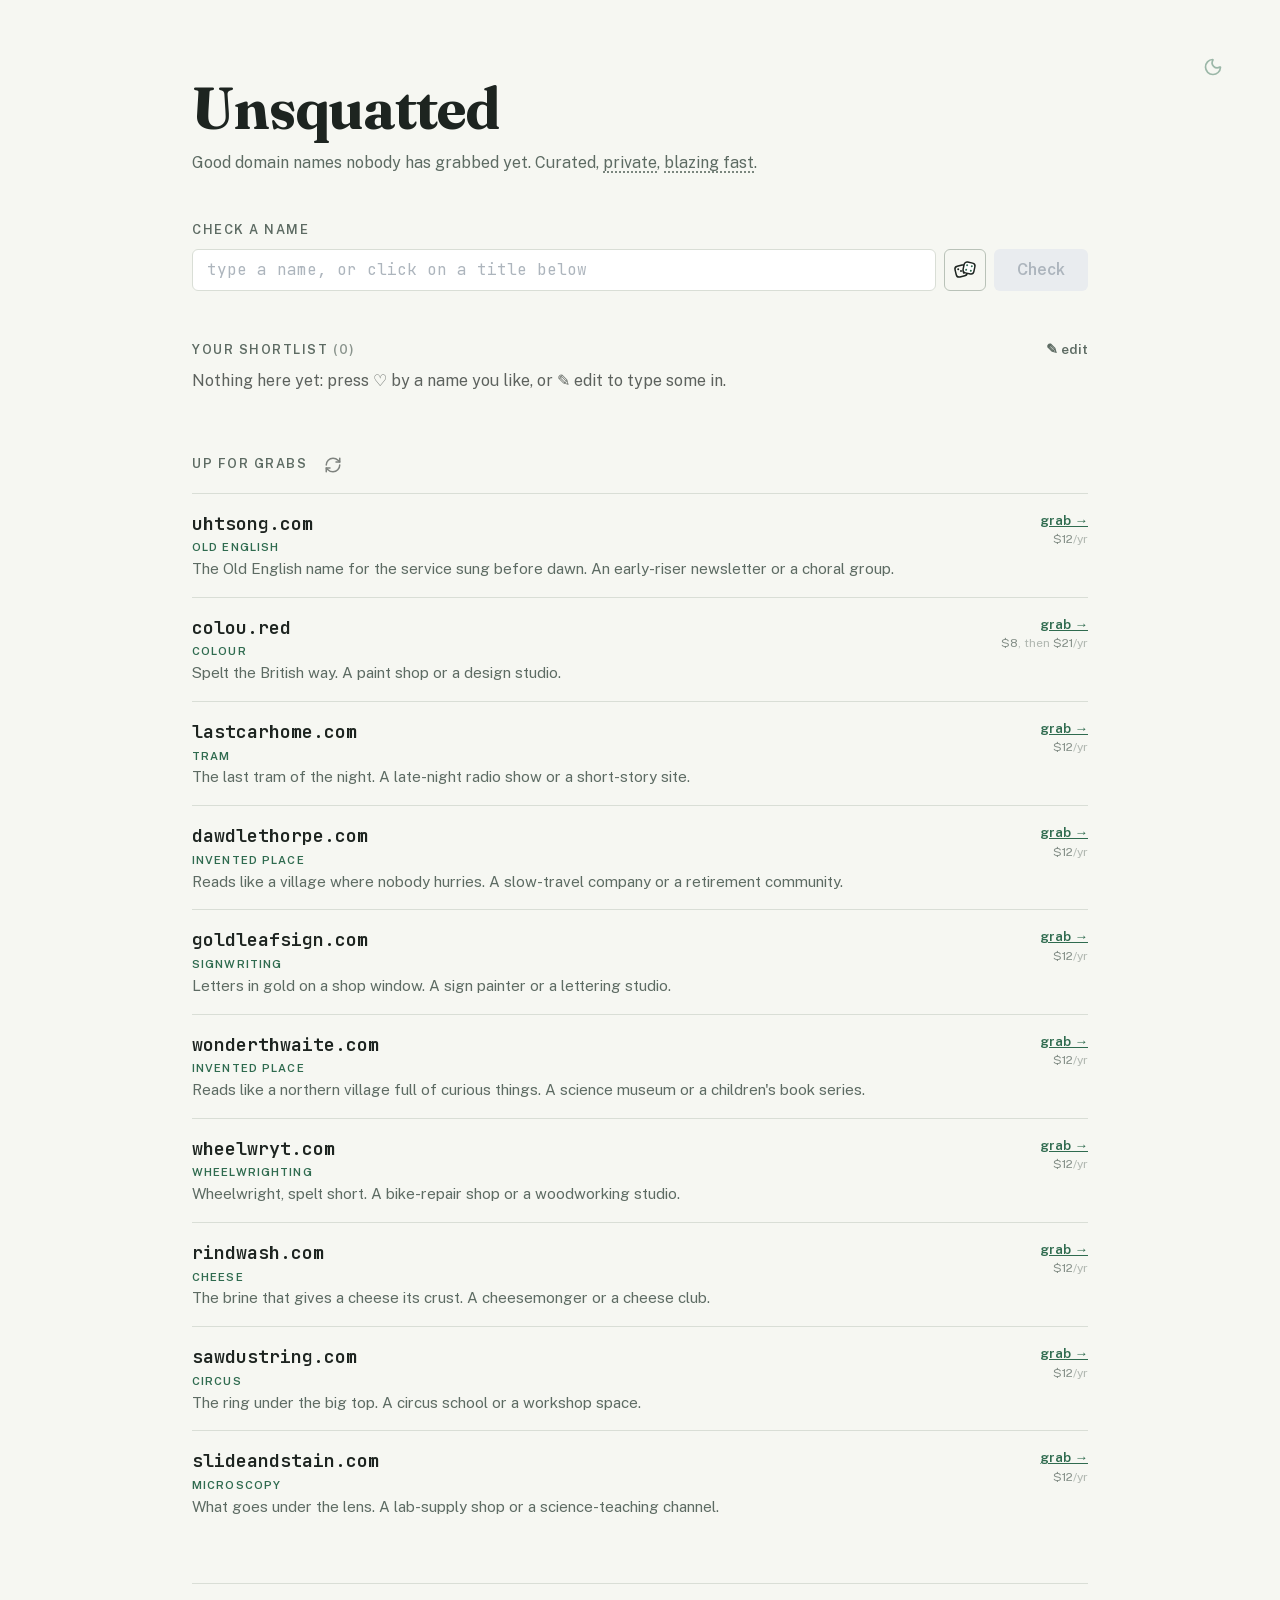
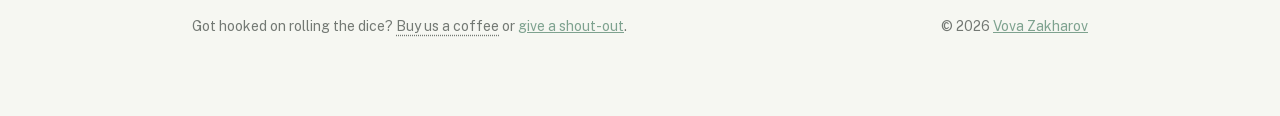
<file: index.html>
<!DOCTYPE html><html lang="en" data-site="unsquatted" class="vXjjqq_variable iZ_4eq_variable UEjOxq_variable EkKopq_variable xD45jG_variable" data-mantine-color-scheme="light"><head><meta charSet="utf-8"/><meta name="viewport" content="width=device-width, initial-scale=1"/><link rel="preload" href="/_next/static/media/53897e768d329f66-s.p.3t6q91iet4nsy.woff2" as="font" crossorigin="" type="font/woff2"/><link rel="preload" href="/_next/static/media/598176322f0e7612-s.p.1d6sb5kuiz5lw.woff2" as="font" crossorigin="" type="font/woff2"/><link rel="preload" href="/_next/static/media/7015758c94fe7945-s.p.0ggqn9ig56u4s.woff2" as="font" crossorigin="" type="font/woff2"/><link rel="preload" href="/_next/static/media/9d473eb2c81ea1b1-s.p.33u8lzvd44aqk.woff2" as="font" crossorigin="" type="font/woff2"/><link rel="stylesheet" href="/_next/static/chunks/0l3j7ref-smc0.css" data-precedence="next"/><link rel="stylesheet" href="/_next/static/chunks/1tafm4jd5pkof.css" data-precedence="next"/><link rel="stylesheet" href="/_next/static/chunks/0zsybcc59z4rp.css" data-precedence="next"/><link rel="preload" as="script" fetchPriority="low" href="/_next/static/chunks/40ifh69hfdv7_.js"/><script src="/_next/static/chunks/42jxok9tkp8cz.js" async=""></script><script src="/_next/static/chunks/02bxvr9f1i-0p.js" async=""></script><script src="/_next/static/chunks/turbopack-077hmtqrhcoji.js" async=""></script><script src="/_next/static/chunks/06g2s4u8iajy9.js" async=""></script><script src="/_next/static/chunks/2-w-m7c_6tii_.js" async=""></script><script src="/_next/static/chunks/1b0ksfysn2gn4.js" async=""></script><script src="/_next/static/chunks/0loij_h65ff6b.js" async=""></script><title>Unsquatted</title><meta name="description" content="Good domain names nobody has grabbed yet. Curated, private, blazing fast."/><link rel="author" href="https://unsquatted.com"/><meta name="author" content="Vova Zakharov"/><meta name="creator" content="Unsquatted"/><meta property="og:title" content="Unsquatted"/><meta property="og:description" content="Good domain names nobody has grabbed yet. Curated, private, blazing fast."/><meta property="og:url" content="https://unsquatted.com"/><meta property="og:site_name" content="Unsquatted"/><meta property="og:locale" content="en_US"/><meta property="og:image" content="https://unsquatted.com/card.og.png"/><meta property="og:image:width" content="2400"/><meta property="og:image:height" content="1260"/><meta property="og:image:alt" content="Unsquatted"/><meta property="og:type" content="website"/><meta name="twitter:card" content="summary_large_image"/><meta name="twitter:site" content="@vovahimself"/><meta name="twitter:creator" content="@vovahimself"/><meta name="twitter:title" content="Unsquatted"/><meta name="twitter:description" content="Good domain names nobody has grabbed yet. Curated, private, blazing fast."/><meta name="twitter:image" content="https://unsquatted.com/card.og.png"/><link rel="icon" href="/icon.svg?icon.1kdetl1k3yqb4.svg" sizes="any" type="image/svg+xml"/><meta name="next-size-adjust" content=""/><script data-mantine-script="true">try {
  var _colorScheme = window.localStorage.getItem("mantine-color-scheme-value");
  var colorScheme = _colorScheme === "light" || _colorScheme === "dark" || _colorScheme === "auto" ? _colorScheme : "auto";
  var computedColorScheme = colorScheme !== "auto" ? colorScheme : window.matchMedia("(prefers-color-scheme: dark)").matches ? "dark" : "light";
  document.documentElement.setAttribute("data-mantine-color-scheme", computedColorScheme);
} catch (e) {}
</script><script>(function(a,b,c){let d=null;try{d=localStorage.getItem(a)}catch{}(d??c(navigator.languages))==="original"&&document.documentElement.setAttribute(b,"original")})("script","data-script",function(a){return a.some(a=>"ru"===a.slice(0,2).toLowerCase())?"original":"latin"})</script><script defer="" src="https://stats.vovazakharov.com/app.js" data-website-id="896c3b06-b6a7-499c-a01f-3d7077b3b8bd" data-domains="unsquatted.com" data-exclude-hash="true"></script><script src="/_next/static/chunks/0cz1d0mv5g_q7.js" noModule=""></script></head><body><div hidden=""><!--$--><!--/$--></div><style data-mantine-styles="true">:root, :host{--mantine-color-white: var(--color-background);--mantine-color-black: var(--color-foreground);--mantine-line-height: 1.5;--mantine-font-family: var(--font-body);--mantine-font-family-monospace: var(--font-mono), monospace;--mantine-font-family-headings: var(--font-body);--mantine-heading-font-weight: var(--font-heading-weight);--mantine-radius-default: var(--radius-default);--mantine-primary-color-filled: var(--mantine-color-accent-filled);--mantine-primary-color-filled-hover: var(--mantine-color-accent-filled-hover);--mantine-primary-color-light: var(--mantine-color-accent-light);--mantine-primary-color-light-hover: var(--mantine-color-accent-light-hover);--mantine-primary-color-light-color: var(--mantine-color-accent-light-color);--mantine-breakpoint-xs: 30em;--mantine-breakpoint-sm: 40em;--mantine-breakpoint-md: 48em;--mantine-breakpoint-lg: 64em;--mantine-breakpoint-xl: 80em;--mantine-font-size-xs: 12px;--mantine-font-size-sm: 14px;--mantine-font-size-md: 16px;--mantine-font-size-lg: 18px;--mantine-font-size-xl: 20px;--mantine-line-height-xs: 1.3333;--mantine-line-height-sm: 1.4286;--mantine-line-height-md: 1.5;--mantine-line-height-lg: 1.5556;--mantine-line-height-xl: 1.4;--mantine-primary-color-0: var(--mantine-color-accent-0);--mantine-primary-color-1: var(--mantine-color-accent-1);--mantine-primary-color-2: var(--mantine-color-accent-2);--mantine-primary-color-3: var(--mantine-color-accent-3);--mantine-primary-color-4: var(--mantine-color-accent-4);--mantine-primary-color-5: var(--mantine-color-accent-5);--mantine-primary-color-6: var(--mantine-color-accent-6);--mantine-primary-color-7: var(--mantine-color-accent-7);--mantine-primary-color-8: var(--mantine-color-accent-8);--mantine-primary-color-9: var(--mantine-color-accent-9);--mantine-color-accent-0: var(--color-accent);--mantine-color-accent-1: var(--color-accent);--mantine-color-accent-2: var(--color-accent);--mantine-color-accent-3: var(--color-accent);--mantine-color-accent-4: var(--color-accent);--mantine-color-accent-5: var(--color-accent);--mantine-color-accent-6: var(--color-accent);--mantine-color-accent-7: var(--color-accent);--mantine-color-accent-8: var(--color-accent);--mantine-color-accent-9: var(--color-accent);--mantine-h1-font-size: 36px;--mantine-h1-line-height: 40px;--mantine-h1-font-weight: var(--font-heading-weight);--mantine-h2-font-size: 30px;--mantine-h2-line-height: 36px;--mantine-h2-font-weight: var(--font-heading-weight);--mantine-h3-font-size: 24px;--mantine-h3-line-height: 32px;--mantine-h3-font-weight: var(--font-heading-weight);--mantine-h4-font-size: 20px;--mantine-h4-line-height: 28px;--mantine-h4-font-weight: var(--font-heading-weight);--mantine-h5-font-weight: var(--font-heading-weight);--mantine-h6-font-weight: var(--font-heading-weight);--mantine-color-body: var(--color-background);--mantine-color-text: var(--color-foreground);--mantine-color-anchor: var(--color-foreground);--mantine-color-default-border: var(--color-border-hairline-strong);}

:root[data-mantine-color-scheme="dark"], :host([data-mantine-color-scheme="dark"]){--mantine-color-anchor: var(--mantine-color-accent-4);--mantine-color-accent-text: var(--mantine-color-accent-4);--mantine-color-accent-filled: var(--mantine-color-accent-8);--mantine-color-accent-filled-hover: var(--mantine-color-accent-9);--mantine-color-accent-light: color-mix(in srgb, var(--color-accent), black 50%);--mantine-color-accent-light-hover: color-mix(in srgb, var(--color-accent), black 30%);--mantine-color-accent-light-color: var(--mantine-color-accent-0);--mantine-color-accent-outline: var(--mantine-color-accent-4);--mantine-color-accent-outline-hover: color-mix(in srgb, var(--color-accent), transparent 95%);}

:root[data-mantine-color-scheme="light"], :host([data-mantine-color-scheme="light"]){--mantine-color-text: var(--color-foreground);--mantine-color-body: var(--color-background);--mantine-color-anchor: var(--mantine-color-accent-6);--mantine-color-accent-text: var(--mantine-color-accent-filled);--mantine-color-accent-filled: var(--mantine-color-accent-6);--mantine-color-accent-filled-hover: var(--mantine-color-accent-7);--mantine-color-accent-light: var(--mantine-color-accent-1);--mantine-color-accent-light-hover: var(--mantine-color-accent-2);--mantine-color-accent-light-color: var(--mantine-color-accent-9);--mantine-color-accent-outline: var(--mantine-color-accent-6);--mantine-color-accent-outline-hover: color-mix(in srgb, var(--color-accent), transparent 95%);}</style><style data-mantine-styles="classes">@media (max-width: 29.99375em) {.mantine-visible-from-xs {display: none !important;}}@media (min-width: 30em) {.mantine-hidden-from-xs {display: none !important;}}@media (max-width: 39.99375em) {.mantine-visible-from-sm {display: none !important;}}@media (min-width: 40em) {.mantine-hidden-from-sm {display: none !important;}}@media (max-width: 47.99375em) {.mantine-visible-from-md {display: none !important;}}@media (min-width: 48em) {.mantine-hidden-from-md {display: none !important;}}@media (max-width: 63.99375em) {.mantine-visible-from-lg {display: none !important;}}@media (min-width: 64em) {.mantine-hidden-from-lg {display: none !important;}}@media (max-width: 79.99375em) {.mantine-visible-from-xl {display: none !important;}}@media (min-width: 80em) {.mantine-hidden-from-xl {display: none !important;}}</style><div class="Bh5jTq_corner"><button style="--ai-size:calc(2.375rem * var(--mantine-scale));--ai-bg:transparent;--ai-hover:transparent;--ai-color:var(--mantine-color-accent-light-color);--ai-bd:calc(0.0625rem * var(--mantine-scale)) solid transparent" class="mantine-focus-auto mantine-active _6Zjlsa_control RlJyra_toggle print-hidden m_8d3f4000 mantine-ActionIcon-root m_87cf2631 mantine-UnstyledButton-root" data-variant="transparent" type="button" aria-label="Toggle theme"><span class="m_8d3afb97 mantine-ActionIcon-icon"><svg xmlns="http://www.w3.org/2000/svg" width="20" height="20" viewBox="0 0 24 24" fill="none" stroke="currentColor" stroke-width="2" stroke-linecap="round" stroke-linejoin="round" class="lucide lucide-moon RlJyra_whenLight" aria-hidden="true"><path d="M20.985 12.486a9 9 0 1 1-9.473-9.472c.405-.022.617.46.402.803a6 6 0 0 0 8.268 8.268c.344-.215.825-.004.803.401"></path></svg><svg xmlns="http://www.w3.org/2000/svg" width="20" height="20" viewBox="0 0 24 24" fill="none" stroke="currentColor" stroke-width="2" stroke-linecap="round" stroke-linejoin="round" class="lucide lucide-sun RlJyra_whenDark" aria-hidden="true"><circle cx="12" cy="12" r="4"></circle><path d="M12 2v2"></path><path d="M12 20v2"></path><path d="m4.93 4.93 1.41 1.41"></path><path d="m17.66 17.66 1.41 1.41"></path><path d="M2 12h2"></path><path d="M20 12h2"></path><path d="m6.34 17.66-1.41 1.41"></path><path d="m19.07 4.93-1.41 1.41"></path></svg></span></button></div><div class="Wao82G_page"><div style="--container-size:calc(56rem * var(--mantine-scale));padding-inline:0rem" class="m_7485cace mantine-Container-root" data-strategy="block"><main style="--stack-gap:calc(3rem * var(--mantine-scale));--stack-align:stretch;--stack-justify:flex-start" class="m_6d731127 mantine-Stack-root"><header><h1 class="ti8qWa_masthead">Unsquatted</h1><div class="ti8qWa_lede">Good domain names nobody has grabbed yet.<!-- --> <!-- -->Curated, <button class="mantine-focus-auto zJUMDW_notedSpan m_87cf2631 mantine-UnstyledButton-root" type="button" aria-haspopup="dialog" aria-expanded="false" id="mantine-_R_5pmqlutb_">private</button><div style="--popover-shadow:var(--mantine-shadow-md);display:none;z-index:300;top:0;left:0;width:calc(20rem * var(--mantine-scale))" class="m_38a85659 mantine-Popover-dropdown zJUMDW_note" aria-labelledby="mantine-_R_5pmqlutb_" id="mantine-_R_5pmqlutb_-dropdown" role="dialog" tabindex="-1" data-position="bottom-start" data-fixed="true">Your browser checks names directly, so we never see them and can’t steal them. Oh, and we’re <a class="mantine-focus-auto m_849cf0da m_b6d8b162 mantine-Text-root mantine-Anchor-root" data-inherit="true" data-underline="always" href="https://github.com/vzakharov/vovazakharov.com/tree/main/src/unsquatted" target="_blank" rel="noopener noreferrer">open-source</a>.</div>, <button class="mantine-focus-auto zJUMDW_notedSpan m_87cf2631 mantine-UnstyledButton-root" type="button" aria-haspopup="dialog" aria-expanded="false" id="mantine-_R_9pmqlutb_">blazing fast</button><div style="--popover-shadow:var(--mantine-shadow-md);display:none;z-index:300;top:0;left:0;width:calc(20rem * var(--mantine-scale))" class="m_38a85659 mantine-Popover-dropdown zJUMDW_note" aria-labelledby="mantine-_R_9pmqlutb_" id="mantine-_R_9pmqlutb_-dropdown" role="dialog" tabindex="-1" data-position="bottom-start" data-fixed="true">Same reason — and also because we’ve always dreamed of getting to say that one day.</div>.</div></header><section aria-labelledby="check"><h2 id="check" class="ti8qWa_sectionHeading">Check a name</h2><form class="ti8qWa_field"><div class="ti8qWa_fieldInput m_46b77525 mantine-InputWrapper-root mantine-TextInput-root" data-size="md"><div style="--input-height:var(--input-height-md);--input-fz:var(--mantine-font-size-md)" class="m_6c018570 mantine-Input-wrapper mantine-TextInput-wrapper" data-variant="default" data-size="md"><input class="ti8qWa_input m_8fb7ebe7 mantine-Input-input mantine-TextInput-input" data-variant="default" aria-label="Domain name" placeholder="type a name, or click on a title below" autoComplete="off" spellCheck="false" id="mantine-_R_b6mqlutb_" value=""/></div></div><button style="--ai-size:calc(2.625rem * var(--mantine-scale));--ai-bg:transparent;--ai-hover:var(--color-foreground);--ai-hover-color:var(--color-background);--ai-color:var(--color-foreground);--ai-bd:1px solid var(--color-border-hairline-strong)" class="mantine-focus-auto mantine-active _6Zjlsa_control PcJADW_tool m_8d3f4000 mantine-ActionIcon-root m_87cf2631 mantine-UnstyledButton-root" data-variant="default" type="button" aria-label="Roll a random name" title="Roll a random name"><span class="m_8d3afb97 mantine-ActionIcon-icon"><svg viewBox="0 0 24 24" width="24" height="24" fill="none" stroke="currentColor" stroke-width="1.5" stroke-linejoin="round" aria-hidden="true"><g transform="rotate(-14 8 13)"><rect class="ti8qWa_diceBack" x="2.5" y="7.5" width="11" height="11" rx="3"></rect><g class="ti8qWa_dicePipsBack"><circle cx="5.7" cy="10.7" r="1"></circle><circle cx="8" cy="13" r="1"></circle><circle cx="10.3" cy="15.3" r="1"></circle></g></g><g transform="rotate(12 16 10)"><rect class="ti8qWa_diceFront" x="10.5" y="4.5" width="11" height="11" rx="3"></rect><g class="ti8qWa_dicePipsFront"><circle cx="13.6" cy="7.6" r="1"></circle><circle cx="18.4" cy="7.6" r="1"></circle><circle cx="13.6" cy="12.4" r="1"></circle><circle cx="18.4" cy="12.4" r="1"></circle></g></g></svg></span></button><button style="--button-height:var(--button-height-md);--button-padding-x:var(--button-padding-x-md);--button-fz:var(--mantine-font-size-md);--button-color:var(--mantine-color-white)" class="mantine-focus-auto _6Zjlsa_control ti8qWa_check m_77c9d27d mantine-Button-root m_87cf2631 mantine-UnstyledButton-root" data-size="md" data-disabled="true" type="submit" disabled=""><span class="m_80f1301b mantine-Button-inner"><span class="m_811560b9 mantine-Button-label">Check</span></span></button></form></section><section aria-labelledby="shortlist"><div class="Omqmwa_shortlistHead"><h2 id="shortlist" class="Omqmwa_sectionHeading">Your shortlist<!-- --> <span class="Omqmwa_count">(<!-- -->0<!-- -->)</span></h2><button class="mantine-focus-auto Omqmwa_edit m_87cf2631 mantine-UnstyledButton-root" type="button">✎ edit</button></div><p class="Omqmwa_empty">Nothing here yet: press ♡ by a name you like, or ✎ edit to type some in.</p></section><section aria-labelledby="names"><div class="RoSXbq_listHead"><h2 id="names" class="ti8qWa_listHeading">Up for grabs</h2><button style="--ai-size:calc(2rem * var(--mantine-scale));--ai-bg:transparent;--ai-hover:var(--mantine-color-accent-light-hover);--ai-color:var(--mantine-color-accent-light-color);--ai-bd:calc(0.0625rem * var(--mantine-scale)) solid transparent" class="mantine-focus-auto mantine-active _6Zjlsa_control RoSXbq_redraw m_8d3f4000 mantine-ActionIcon-root m_87cf2631 mantine-UnstyledButton-root" data-variant="subtle" type="button" aria-label="Draw ten other names" title="Draw ten other names"><span class="m_8d3afb97 mantine-ActionIcon-icon"><svg xmlns="http://www.w3.org/2000/svg" width="18" height="18" viewBox="0 0 24 24" fill="none" stroke="currentColor" stroke-width="2" stroke-linecap="round" stroke-linejoin="round" class="lucide lucide-refresh-cw" aria-hidden="true"><path d="M3 12a9 9 0 0 1 9-9 9.75 9.75 0 0 1 6.74 2.74L21 8"></path><path d="M21 3v5h-5"></path><path d="M21 12a9 9 0 0 1-9 9 9.75 9.75 0 0 1-6.74-2.74L3 16"></path><path d="M8 16H3v5"></path></svg></span></button></div><ul class="RoSXbq_picks" aria-live="polite"></ul></section><footer class="print-hidden"><div style="--divider-color:var(--color-border-hairline);margin-bottom:calc(2rem * var(--mantine-scale))" class="m_3eebeb36 mantine-Divider-root" data-orientation="horizontal" role="separator"></div><div style="--group-gap:calc(2rem * var(--mantine-scale));--group-align:flex-start;--group-justify:space-between;--group-wrap:wrap" class="m_4081bf90 mantine-Group-root"><div style="--text-fz:var(--mantine-font-size-sm);--text-lh:var(--mantine-line-height-sm);min-width:min(360px, 100%);flex:1" class="mantine-focus-auto UiNxnW_note m_b6d8b162 mantine-Text-root" data-size="sm">Got hooked on rolling the dice?<!-- --> <button class="mantine-focus-auto zJUMDW_notedSpan m_87cf2631 mantine-UnstyledButton-root" type="button" aria-haspopup="dialog" aria-expanded="false" id="mantine-_R_3lmnmqlutb_">Buy us a coffee</button><div style="--popover-shadow:var(--mantine-shadow-md);display:none;z-index:300;top:0;left:0;width:calc(20rem * var(--mantine-scale))" class="m_38a85659 mantine-Popover-dropdown zJUMDW_note" aria-labelledby="mantine-_R_3lmnmqlutb_" id="mantine-_R_3lmnmqlutb_-dropdown" role="dialog" tabindex="-1" data-position="bottom-start" data-fixed="true">Still looking for the coffee shop — stay tuned</div> <!-- -->or<!-- --> <a class="mantine-focus-auto m_849cf0da m_b6d8b162 mantine-Text-root mantine-Anchor-root" data-inherit="true" data-underline="always" href="https://x.com/intent/post?text=Check+out+https%3A%2F%2Funsquatted.com%3A+%5Binsert+why+you+love+it%2C+or+keep+the+placeholder+for+the+lulz%5D" target="_blank" rel="noopener noreferrer">give a shout-out</a>.</div><p style="--text-fz:var(--mantine-font-size-sm);--text-lh:var(--mantine-line-height-sm);opacity:0.6" class="mantine-focus-auto m_b6d8b162 mantine-Text-root" data-size="sm">© <!-- -->2026<!-- --> <a class="mantine-focus-auto m_849cf0da m_b6d8b162 mantine-Text-root mantine-Anchor-root" data-inherit="true" data-underline="always" href="https://vovazakharov.com" target="_blank" rel="noopener noreferrer">Vova Zakharov</a></p></div></footer></main></div></div><!--$--><!--/$--><script id="_R_">(globalThis["TURBOPACK"] || (globalThis["TURBOPACK"] = [])).push({"otherChunks":["static/chunks/40ifh69hfdv7_.js","static/chunks/42jxok9tkp8cz.js","static/chunks/02bxvr9f1i-0p.js"],"runtimeModuleIds":[49340]});</script><script src="/_next/static/chunks/40ifh69hfdv7_.js" async=""></script><script>(self.__next_f=self.__next_f||[]).push([0])</script><script>self.__next_f.push([1,"1:\"$Sreact.fragment\"\n2:\"/_next/static/chunks/06g2s4u8iajy9.js\"\n3:\"/_next/static/chunks/2-w-m7c_6tii_.js\"\n4:\"ColorSchemeScript\"\n5:I[9171,[\"$2\",\"$3\"],\"$4\"]\n6:I[40203,[\"$2\",\"$3\"],\"ThemeProvider\"]\n7:I[753,[\"$2\",\"$3\"],\"ThemeToggle\"]\n8:I[57443,[\"$2\",\"$3\"],\"default\"]\n9:I[37043,[\"$2\",\"$3\"],\"default\"]\nc:I[40869,[\"$2\",\"$3\"],\"OutletBoundary\"]\nd:\"$Sreact.suspense\"\nf:\"ViewportBoundary\"\n10:I[40869,[\"$2\",\"$3\"],\"$f\"]\n12:\"MetadataBoundary\"\n13:I[40869,[\"$2\",\"$3\"],\"$12\"]\n15:I[6910,[\"$2\",\"$3\"],\"default\",1]\n:HL[\"/_next/static/chunks/0l3j7ref-smc0.css\",\"style\"]\n:HL[\"/_next/static/chunks/1tafm4jd5pkof.css\",\"style\"]\n:HL[\"/_next/static/media/53897e768d329f66-s.p.3t6q91iet4nsy.woff2\",\"font\",{\"crossOrigin\":\"\",\"type\":\"font/woff2\"}]\n:HL[\"/_next/static/media/598176322f0e7612-s.p.1d6sb5kuiz5lw.woff2\",\"font\",{\"crossOrigin\":\"\",\"type\":\"font/woff2\"}]\n:HL[\"/_next/static/media/7015758c94fe7945-s.p.0ggqn9ig56u4s.woff2\",\"font\",{\"crossOrigin\":\"\",\"type\":\"font/woff2\"}]\n:HL[\"/_next/static/media/9d473eb2c81ea1b1-s.p.33u8lzvd44aqk.woff2\",\"font\",{\"crossOrigin\":\"\",\"type\":\"font/woff2\"}]\n:HL[\"/_next/static/chunks/0zsybcc59z4rp.css\",\"style\"]\na:[[\"children\",{\"s\":\"__PAGE__\",\"h\":512,\"d\":{\"r\":[\"$\",\"$1\",\"c\",{\"children\":[\"$Lb\",[[\"$\",\"link\",\"0\",{\"rel\":\"stylesheet\",\"href\":\"/_next/static/chunks/0zsybcc59z4rp.css\",\"precedence\":\"next\",\"crossOrigin\":\"$undefined\",\"nonce\":\"$undefined\"}],[\"$\",\"script\",\"script-0\",{\"src\":\"/_next/static/chunks/1b0ksfysn2gn4.js\",\"async\":true,\"nonce\":\"$undefined\"}],[\"$\",\"script\",\"script-1\",{\"src\":\"/_next/static/chunks/0loij_h65ff6b.js\",\"async\":true,\"nonce\":\"$undefined\"}]],[\"$\",\"$Lc\",null,{\"children\":[\"$\",\"$d\",null,{\"name\":\"Next.MetadataOutlet\",\"children\":\"$@e\"}]}]]}],\"p\":false,\"v\":null}}]]\n0:{\"P\":null,\"c\":[\"\",\"\"],\"q\":\"\",\"i\":false,\"t\":{\"t\":{\"s\":\"\",\"h\":528,\"d\":{\"r\":[\"$\",\"$1\",\"c\",{\"children\":[[[\"$\",\"link\",\"0\",{\"rel\":\"stylesheet\",\"href\":\"/_next/static/chunks/0l3j7ref-smc0.css\",\"precedence\":\"next\",\"crossOrigin\":\"$undefined\",\"nonce\":\"$undefined\"}],[\"$\",\"link\",\"1\",{\"rel\":\"stylesheet\",\"href\":\"/_next/static/chunks/1tafm4jd5pkof.css\",\"precedence\":\"next\",\"crossOrigin\":\"$undefined\",\"nonce\":\"$undefined\"}],[\"$\",\"script\",\"script-0\",{\"src\":\"/_next/static/chunks/06g2s4u8iajy9.js\",\"async\":true,\"nonce\":\"$undefined\"}],[\"$\",\"script\",\"script-1\",{\"src\":\"/_next/static/chunks/2-w-m7c_6tii_.js\",\"async\":true,\"nonce\":\"$undefined\"}]],[\"$\",\"html\",null,{\"lang\":\"en\",\"data-site\":\"unsquatted\",\"className\":\"vXjjqq_variable iZ_4eq_variable UEjOxq_variable EkKopq_variable xD45jG_variable\",\"suppressHydrationWarning\":true,\"data-mantine-color-scheme\":\"light\",\"children\":[[\"$\",\"head\",null,{\"children\":[[[\"$\",\"$L5\",null,{\"defaultColorScheme\":\"auto\"}],[\"$\",\"script\",null,{\"dangerouslySetInnerHTML\":{\"__html\":\"(function(a,b,c){let d=null;try{d=localStorage.getItem(a)}catch{}(d??c(navigator.languages))===\\\"original\\\"\u0026\u0026document.documentElement.setAttribute(b,\\\"original\\\")})(\\\"script\\\",\\\"data-script\\\",function(a){return a.some(a=\u003e\\\"ru\\\"===a.slice(0,2).toLowerCase())?\\\"original\\\":\\\"latin\\\"})\"}}]],[\"$\",\"script\",null,{\"defer\":true,\"src\":\"https://stats.vovazakharov.com/app.js\",\"data-website-id\":\"896c3b06-b6a7-499c-a01f-3d7077b3b8bd\",\"data-domains\":\"unsquatted.com\",\"data-exclude-hash\":\"true\"}]]}],[\"$\",\"body\",null,{\"children\":[\"$\",\"$L6\",null,{\"children\":[[\"$\",\"div\",null,{\"className\":\"Bh5jTq_corner\",\"children\":[\"$\",\"$L7\",null,{\"label\":\"Toggle theme\"}]}],[\"$\",\"$L8\",null,{\"parallelRouterKey\":\"children\",\"error\":\"$undefined\",\"errorStyles\":\"$undefined\",\"errorScripts\":\"$undefined\",\"template\":[\"$\",\"$L9\",null,{}],\"templateStyles\":\"$undefined\",\"templateScripts\":\"$undefined\",\"notFound\":[[[\"$\",\"title\",null,{\"children\":\"404: This page could not be found.\"}],[\"$\",\"div\",null,{\"style\":{\"fontFamily\":\"system-ui,\\\"Segoe UI\\\",Roboto,Helvetica,Arial,sans-serif,\\\"Apple Color Emoji\\\",\\\"Segoe UI Emoji\\\"\",\"height\":\"100vh\",\"textAlign\":\"center\",\"display\":\"flex\",\"flexDirection\":\"column\",\"alignItems\":\"center\",\"justifyContent\":\"center\"},\"children\":[\"$\",\"div\",null,{\"children\":[[\"$\",\"style\",null,{\"dangerouslySetInnerHTML\":{\"__html\":\"body{color:#000;background:#fff;margin:0}.next-error-h1{border-right:1px solid rgba(0,0,0,.3)}@media (prefers-color-scheme:dark){body{color:#fff;background:#000}.next-error-h1{border-right:1px solid rgba(255,255,255,.3)}}\"}}],[\"$\",\"h1\",null,{\"className\":\"next-error-h1\",\"style\":{\"display\":\"inline-block\",\"margin\":\"0 20px 0 0\",\"padding\":\"0 23px 0 0\",\"fontSize\":24,\"fontWeight\":500,\"verticalAlign\":\"top\",\"lineHeight\":\"49px\"},\"children\":404}],[\"$\",\"div\",null,{\"style\":{\"display\":\"inline-block\"},\"children\":[\"$\",\"h2\",null,{\"style\":{\"fontSize\":14,\"fontWeight\":400,\"lineHeight\":\"49px\",\"margin\":0},\"children\":\"This page could not be found.\"}]}]]}]}]],[]],\"forbidden\":\"$undefined\",\"unauthorized\":\"$undefined\"}]]}]}]]}]]}],\"p\":false,\"v\":null},\"c\":\"$Qa\"},\"h\":{\"r\":[\"$\",\"$1\",\"h\",{\"children\":[null,[\"$\",\"$L10\",null,{\"children\":\"$L11\"}],[\"$\",\"$L13\",null,{\"children\":[[\"$\",\"div\",null,{\"hidden\":true,\"children\":[\"$\",\"$d\",null,{\"name\":\"Next.Metadata\",\"children\":\"$L14\"}]}],null]}],[\"$\",\"meta\",null,{\"name\":\"next-size-adjust\",\"content\":\"\"}]]}],\"p\":false,\"v\":null}},\"m\":\"$undefined\",\"G\":[\"$15\",[[\"$\",\"link\",\"0\",{\"rel\":\"stylesheet\",\"href\":\"/_next/static/chunks/0l3j7ref-smc0.css\",\"precedence\":\"next\",\"crossOrigin\":\"$undefined\",\"nonce\":\"$undefined\"}],[\"$\",\"link\",\"1\",{\"rel\":\"stylesheet\",\"href\":\"/_next/static/chunks/1tafm4jd5pkof.css\",\"precedence\":\"next\",\"crossOrigin\":\"$undefined\",\"nonce\":\"$undefined\"}]]],\"S\":true,\"r\":\"$undefined\",\"s\":\"$undefined\",\"a\":\"$undefined\",\"l\":\"$undefined\",\"p\":\"$undefined\",\"d\":\"$undefined\",\"b\":\"HYxA5ZxuspZh7rcfnIGZr\"}\n11:[[\"$\",\"meta\",\"0\",{\"charSet\":\"utf-8\"}],[\"$\",\"meta\",\"1\",{\"name\":\"viewport\",\"content\":\"width=device-width, initial-scale=1\"}]]\n16:I[92851,[\"$2\",\"$3\"],\"IconMark\"]\ne:null\n14:[[\"$\",\"title\",\"0\",{\"children\":\"Unsquatted\"}],[\"$\",\"meta\",\"1\",{\"name\":\"description\",\"content\":\"Good domain names nobody has grabbed yet. Curated, private, blazing fast.\"}],[\"$\",\"link\",\"2\",{\"rel\":\"author\",\"href\":\"https://unsquatted.com\"}],[\"$\",\"meta\",\"3\",{\"name\":\"author\",\"content\":\"Vova Zakharov\"}],[\"$\",\"meta\",\"4\",{\"name\":\"creator\",\"content\":\"Unsquatted\"}],[\"$\",\"meta\",\"5\",{\"property\":\"og:title\",\"content\":\"Unsquatted\"}],[\"$\",\"meta\",\"6\",{\"property\":\"og:description\",\"content\":\"Good domain names nobody has grabbed yet. Curated, private, blazing fast.\"}],[\"$\",\"meta\",\"7\",{\"property\":\"og:url\",\"content\":\"https://unsquatted.com\"}],[\"$\",\"meta\",\"8\",{\"property\":\"og:site_name\",\"content\":\"Unsquatted\"}],[\"$\",\"meta\",\"9\",{\"property\":\"og:locale\",\"content\":\"en_US\"}],[\"$\",\"meta\",\"10\",{\"property\":\"og:image\",\"content\":\"https://unsquatted.com/card.og.png\"}],[\"$\",\"meta\",\"11\",{\"property\":\"og:image:width\",\"content\":\"2400\"}],[\"$\",\"meta\",\"12\",{\"property\":\"og:image:height\",\"content\":\"1260\"}],[\"$\",\"meta\",\"13\",{\"property\":\"og:image:alt\",\"content\":\"Unsquatted\"}],[\"$\",\"meta\",\"14\",{\"property\":\"og:type\",\"content\":\"website\"}],[\"$\",\"meta\",\"15\",{\"name\":\"twitter:card\",\"content\":\"summary_large_image\"}],[\"$\",\"meta\",\"16\",{\"name\":\"twitter:site\",\"content\":\"@vovahimself\"}],[\"$\",\"meta\",\"17\",{\"name\":\"twitter:creator\",\"content\":\"@vovahimself\"}],[\"$\",\"meta\",\"18\",{\"name\":\"twitter:title\",\"content\":\"Unsquatted\"}],[\"$\",\"meta\",\"19\",{\"name\":\"twitter:description\",\"content\":\"Good domain names nobody has grabbed yet. Curated, private, blazing fast.\"}],[\"$\",\"meta\",\"20\",{\"name\":\"twitter:image\",\"content\":\"https://unsquatted.com/card.og.png\"}],[\"$\",\"link\",\"21\",{\"rel\":\"icon\",\"href\":\"/icon.svg?icon.1kdetl1k3yqb4.svg\",\"sizes\":\"any\",\"type\":\"image/svg+xml\"}],[\"$\",\"$L16\",\"22\",{}]]\n"])</script><script>self.__next_f.push([1,"17:\"/_next/static/chunks/1b0ksfysn2gn4.js\"\n18:\"/_next/static/chunks/0loij_h65ff6b.js\"\n19:I[34551,[\"$2\",\"$3\",\"$17\",\"$18\"],\"Box\"]\n1a:I[28415,[\"$2\",\"$3\",\"$17\",\"$18\"],\"Container\"]\n1b:I[94086,[\"$2\",\"$3\",\"$17\",\"$18\"],\"Stack\"]\n1c:I[94641,[\"$2\",\"$3\",\"$17\",\"$18\"],\"NotedSpan\"]\n1d:I[91376,[\"$2\",\"$3\",\"$17\",\"$18\"],\"TextLink\"]\n1e:I[74905,[\"$2\",\"$3\",\"$17\",\"$18\"],\"LikesProvider\"]\n1f:I[18173,[\"$2\",\"$3\",\"$17\",\"$18\"],\"CheckerProvider\"]\n20:I[6900,[\"$2\",\"$3\",\"$17\",\"$18\"],\"NameChecker\"]\nb:[\"$\",\"$L19\",null,{\"className\":\"Wao82G_page\",\"children\":[\"$\",\"$L1a\",null,{\"size\":896,\"px\":0,\"children\":[\"$\",\"$L1b\",null,{\"component\":\"main\",\"gap\":48,\"children\":[[\"$\",\"header\",null,{\"children\":[[\"$\",\"h1\",null,{\"className\":\"ti8qWa_masthead\",\"children\":\"Unsquatted\"}],[\"$\",\"div\",null,{\"className\":\"ti8qWa_lede\",\"children\":[\"Good domain names nobody has grabbed yet.\",\" \",[\"Curated, \",[\"$\",\"$L1c\",\"private\",{\"words\":\"private\",\"children\":[\"Your browser checks names directly, so we never see them and can’t steal them. Oh, and we’re \",[\"$\",\"$L1d\",null,{\"href\":\"https://github.com/vzakharov/vovazakharov.com/tree/main/src/unsquatted\",\"children\":\"open-source\"}],\".\"]}],\", \",[\"$\",\"$L1c\",\"blazing\",{\"words\":\"blazing fast\",\"children\":\"Same reason — and also because we’ve always dreamed of getting to say that one day.\"}],\".\"]]}]]}],[\"$\",\"$L1e\",null,{\"children\":[\"$\",\"$L1f\",null,{\"children\":[[\"$\",\"section\",null,{\"aria-labelledby\":\"check\",\"children\":[[\"$\",\"h2\",null,{\"id\":\"check\",\"className\":\"ti8qWa_sectionHeading\",\"children\":\"Check a name\"}],[\"$\",\"$L20\",null,{\"copy\":{\"lede\":\"Good domain names nobody has grabbed* yet.\",\"ledeNote\":\"* No, not even us.\",\"byline\":\"Curated, {private}, {blazing}.\",\"private\":\"private\",\"privateWhy\":\"Your browser checks names directly, so we never see them and can’t steal them. Oh, and we’re {openSource}.\",\"openSource\":\"open-source\",\"coffeeLink\":\"Buy us a coffee\",\"coffeeSoon\":\"Still looking for the coffee shop — stay tuned\",\"checkHeading\":\"Check a name\",\"blazing\":\"blazing fast\",\"blazingWhy\":\"Same reason — and also because we’ve always dreamed of getting to say that one day.\",\"fieldLabel\":\"Domain name\",\"fieldPlaceholder\":\"type a name, or click on a title below\",\"checkButton\":\"Check\",\"dice\":\"Roll a random name\",\"ideas\":{\"offer\":\"Want to brainstorm variations?\",\"thereYouGo\":\"there you go\",\"brainstorm\":\"Brainstorm variations\",\"thinking\":\"Brainstorming variations\",\"lead\":\"Variations to try\",\"none\":\"Sorry, the ideating overlord is out of ideas ¯\\\\_(ツ)_/¯\",\"title\":\"Brainstorm with a model in your browser\",\"bulb\":\"the lightbulb\",\"what\":\"A small AI model can suggest variations on a name whenever you press {bulb}. It runs right here in your browser, so what you type stays on your computer — same as with the checks.\",\"download\":\"The first time, your browser downloads the model from Hugging Face: about 650 MB, once. It keeps it in this site’s storage, and clearing the site’s data removes it.\",\"pace\":\"It works on your graphics card and takes a few seconds each time.\",\"turnOn\":\"Turn it on\",\"notNow\":\"Not now\",\"close\":\"Close\",\"ok\":\"OK\",\"go\":\"Let’s go!\",\"evicted\":\"Oops, the model has gone missing: your browser must have cleared it to free up space. Downloading it again, which may take a while; the variations follow once it’s back.\",\"stop\":\"Stop download\",\"downloading\":\"Downloading the model: {percent}%. You can close this dialog (but not the tab): the variations will come in good time.\",\"loading\":\"Downloading the model for variations: {percent}%\",\"ready\":\"All set: the model is ready.\",\"failed\":\"The model couldn’t start. Try again later?\"},\"clear\":\"Clear\",\"like\":\"Add to your shortlist\",\"unlike\":\"Remove from your shortlist\",\"share\":\"Share\",\"copyLink\":\"Copy link\",\"shareLink\":\"Share link\",\"copied\":\"Copied ✓\",\"linkLabel\":\"Link to this name\",\"copyAsImage\":\"Copy as image\",\"shareAsImage\":\"Share as image\",\"cardAlt\":\"The share card for {name}\",\"takenAside\":\"okay, maybe not these ones\",\"typedTakenAside\":\"okay, maybe not this one\",\"drawingImage\":\"Drawing the image…\",\"noImage\":\"No registry answered, so there’s nothing to draw\",\"imageFailed\":\"The image didn’t draw\",\"shortlist\":{\"heading\":\"Your shortlist\",\"empty\":\"Nothing here yet: press ♡ by a name you like, or ✎ edit to type some in.\",\"notKept\":\"this browser keeps nothing, so it lasts until you close the tab\",\"edit\":\"✎ edit\",\"editLabel\":\"Your shortlist, one name or domain per line\",\"copy\":\"Copy\",\"cancel\":\"Cancel\",\"save\":\"Save\",\"hint\":\"Paste in a list of your own if you like: one name or domain per line.\",\"invalid\":\"Neither a name nor a domain: {lines}\",\"othersFree\":\"Taken in all top {count}, but free in {free}.\",\"allTaken\":\"Taken in every zone we check.\",\"and\":\"and\",\"more\":\"+{count} more ↓\",\"fewer\":\"fewer ↑\"},\"cantCheck\":\"can’t check that domain yet\",\"moreZones\":\"more tlds ↓\",\"fewerZones\":\"fewer tlds ↑\",\"listHeading\":\"Up for grabs\",\"redraw\":\"Draw ten other names\",\"register\":\"grab →\",\"verdict\":{\"pending\":\"checking…\",\"free\":\"grab →\",\"maybe\":\"maybe →\",\"maybeWhy\":\"We can’t know for sure: this registry won’t talk to a browser. But the name has no DNS records, which usually means nobody owns it.\",\"taken\":\"taken\",\"takenSince\":\"taken {year}\",\"expires\":\"Registered until {date}\",\"own\":\"seriously?\",\"unknown\":\"no answer\"},\"release\":{\"soon\":\"up for grabs within days\",\"now\":\"up for grabs any minute\",\"in\":\"up for grabs in {left} {unit}\"},\"units\":{\"day\":{\"one\":\"day\",\"other\":\"days\"},\"hour\":{\"one\":\"hour\",\"other\":\"hours\"},\"minute\":{\"one\":\"minute\",\"other\":\"minutes\"}},\"neighbour\":{\"registrable\":\"(but that wouldn’t be very nice)\",\"taken\":\"(can you imagine someone did that to us?)\"},\"price\":{\"then\":\", then \",\"perYear\":\"/yr\"},\"shoutOutPrompt\":\"Got hooked on rolling the dice?\",\"shoutOutOr\":\"or\",\"shoutOutLink\":\"give a shout-out\",\"shoutOutPost\":\"Check out {url}: [insert why you love it, or keep the placeholder for the lulz]\"},\"prices\":{\"ws\":{\"registration\":22.97,\"renewal\":22.97},\"mx\":{\"registration\":17.99,\"renewal\":41.23},\"as\":{\"registration\":51.8,\"renewal\":51.8},\"gg\":{\"registration\":51.8,\"renewal\":51.8},\"je\":{\"registration\":51.8,\"renewal\":51.8},\"de\":{\"registration\":2.9,\"renewal\":4.07},\"eu\":{\"registration\":5.88,\"renewal\":5.88},\"in\":{\"registration\":7.83,\"renewal\":7.83},\"bayern\":{\"registration\":31.74,\"renewal\":30.8},\"nrw\":{\"registration\":39.29,\"renewal\":39.29},\"tube\":{\"registration\":21.11,\"renewal\":21.11},\"tel\":{\"registration\":9.78,\"renewal\":9.78},\"top\":{\"registration\":1.63,\"renewal\":4.63},\"wang\":{\"registration\":4.12,\"renewal\":6.05},\"nz\":{\"registration\":14.92,\"renewal\":14.99},\"ph\":{\"registration\":42.36,\"renewal\":44.99},\"channel\":{\"registration\":10.81,\"renewal\":10.81},\"ing\":{\"registration\":10.81,\"renewal\":10.81},\"meme\":{\"registration\":10.81,\"renewal\":10.81},\"foo\":{\"registration\":10.81,\"renewal\":10.81},\"zip\":{\"registration\":10.81,\"renewal\":10.81},\"mov\":{\"registration\":10.81,\"renewal\":10.81},\"nexus\":{\"registration\":10.81,\"renewal\":10.81},\"dad\":{\"registration\":10.81,\"renewal\":10.81},\"phd\":{\"registration\":21.11,\"renewal\":21.11},\"prof\":{\"registration\":21.11,\"renewal\":21.11},\"esq\":{\"registration\":21.11,\"renewal\":21.11},\"boo\":{\"registration\":10.81,\"renewal\":10.81},\"rsvp\":{\"registration\":10.81,\"renewal\":10.81},\"day\":{\"registration\":10.81,\"renewal\":10.81},\"new\":{\"registration\":412.46,\"renewal\":412.46},\"app\":{\"registration\":8.75,\"renewal\":14.93},\"page\":{\"registration\":10.81,\"renewal\":10.81},\"dev\":{\"registration\":8.75,\"renewal\":12.87},\"soy\":{\"registration\":19.05,\"renewal\":19.05},\"how\":{\"registration\":21.11,\"renewal\":21.11},\"fly\":{\"registration\":13.9,\"renewal\":13.9},\"eat\":{\"registration\":13.9,\"renewal\":13.9},\"here\":{\"registration\":13.9,\"renewal\":13.9},\"shop\":{\"registration\":2.06,\"renewal\":31.41},\"com\":{\"registration\":11.81,\"renewal\":11.81},\"net\":{\"registration\":12.52,\"renewal\":12.52},\"org\":{\"registration\":7.98,\"renewal\":11.84},\"charity\":{\"registration\":5.99,\"renewal\":22.66},\"foundation\":{\"registration\":5.99,\"renewal\":22.66},\"gives\":{\"registration\":5.99,\"renewal\":22.66},\"ngo\":{\"registration\":15.96,\"renewal\":15.96},\"ong\":{\"registration\":15.96,\"renewal\":15.96},\"giving\":{\"registration\":5.99,\"renewal\":22.66},\"co\":{\"registration\":15.76,\"renewal\":31.2},\"site\":{\"registration\":1.96,\"renewal\":28.84},\"online\":{\"registration\":1.96,\"renewal\":28.84},\"store\":{\"registration\":2.57,\"renewal\":43.77},\"tech\":{\"registration\":6.99,\"renewal\":50.98},\"website\":{\"registration\":1.96,\"renewal\":21.11},\"space\":{\"registration\":1.96,\"renewal\":26.26},\"pw\":{\"registration\":4.43,\"renewal\":18.33},\"host\":{\"registration\":4.63,\"renewal\":81.87},\"press\":{\"registration\":4.63,\"renewal\":64.37},\"fun\":{\"registration\":2.57,\"renewal\":31.41},\"uno\":{\"registration\":4.63,\"renewal\":21.11},\"kred\":{\"registration\":12.87,\"renewal\":12.87},\"help\":{\"registration\":1.53,\"renewal\":26.26},\"lat\":{\"registration\":1.54,\"renewal\":26.26},\"game\":{\"registration\":309.47,\"renewal\":340.37},\"audio\":{\"registration\":103.5,\"renewal\":103.5},\"guitars\":{\"registration\":103.5,\"renewal\":103.5},\"christmas\":{\"registration\":31.41,\"renewal\":31.41},\"diet\":{\"registration\":103.5,\"renewal\":103.5},\"flowers\":{\"registration\":103.5,\"renewal\":103.5},\"hosting\":{\"registration\":309.47,\"renewal\":340.37},\"pics\":{\"registration\":1.54,\"renewal\":26.26},\"mom\":{\"registration\":1.54,\"renewal\":26.26},\"lol\":{\"registration\":1.54,\"renewal\":26.26},\"london\":{\"registration\":14.24,\"renewal\":27.98},\"sbs\":{\"registration\":1.28,\"renewal\":15.96},\"dealer\":{\"registration\":257.98,\"renewal\":\"$NaN\"},\"inc\":{\"registration\":257.98,\"renewal\":\"$NaN\"},\"qpon\":{\"registration\":1.54,\"renewal\":9.66},\"cfd\":{\"registration\":1.28,\"renewal\":15.96},\"autos\":{\"registration\":1.54,\"renewal\":14.21},\"homes\":{\"registration\":1.54,\"renewal\":14.21},\"motorcycles\":{\"registration\":1.54,\"renewal\":14.21},\"boats\":{\"registration\":1.54,\"renewal\":14.21},\"yachts\":{\"registration\":1.54,\"renewal\":14.21},\"storage\":{\"registration\":515.45,\"renewal\":515.45},\"security\":{\"registration\":\"$NaN\",\"renewal\":\"$NaN\"},\"protection\":{\"registration\":\"$NaN\",\"renewal\":\"$NaN\"},\"beauty\":{\"registration\":1.54,\"renewal\":14.21},\"skin\":{\"registration\":1.54,\"renewal\":14.21},\"hair\":{\"registration\":1.54,\"renewal\":14.21},\"makeup\":{\"registration\":1.54,\"renewal\":14.21},\"quest\":{\"registration\":1.54,\"renewal\":14.21},\"bond\":{\"registration\":1.28,\"renewal\":15.96},\"cars\":{\"registration\":\"$NaN\",\"renewal\":\"$NaN\"},\"car\":{\"registration\":\"$NaN\",\"renewal\":\"$NaN\"},\"auto\":{\"registration\":\"$NaN\",\"renewal\":\"$NaN\"},\"build\":{\"registration\":26.26,\"renewal\":26.26},\"cam\":{\"registration\":7.72,\"renewal\":14.93},\"luxury\":{\"registration\":26.26,\"renewal\":26.26},\"cyou\":{\"registration\":1.28,\"renewal\":15.96},\"saarland\":{\"registration\":22.33,\"renewal\":22.33},\"desi\":{\"registration\":13.05,\"renewal\":13.05},\"fo\":{\"registration\":51.19,\"renewal\":51.19},\"baby\":{\"registration\":1.54,\"renewal\":52.01},\"monster\":{\"registration\":1.54,\"renewal\":14.21},\"tickets\":{\"registration\":360.97,\"renewal\":386.71},\"college\":{\"registration\":10.3,\"renewal\":52.01},\"ooo\":{\"registration\":21.1,\"renewal\":21.1},\"icu\":{\"registration\":1.54,\"renewal\":15.96},\"best\":{\"registration\":1.73,\"renewal\":18.69},\"ceo\":{\"registration\":9.78,\"renewal\":103.5},\"art\":{\"registration\":2.18,\"renewal\":21.11},\"fm\":{\"registration\":87.85,\"renewal\":87.85},\"xyz\":{\"registration\":2.04,\"renewal\":14.21},\"fans\":{\"registration\":3.6,\"renewal\":8.75},\"rent\":{\"registration\":10.3,\"renewal\":52.01},\"theatre\":{\"registration\":515.45,\"renewal\":515.45},\"uk\":{\"registration\":5.66,\"renewal\":5.66},\"wales\":{\"registration\":10.59,\"renewal\":10.59},\"cymru\":{\"registration\":10.59,\"renewal\":10.59},\"jobs\":{\"registration\":101.64,\"renewal\":101.64},\"bot\":{\"registration\":52.01,\"renewal\":52.01},\"deal\":{\"registration\":31.41,\"renewal\":31.41},\"now\":{\"registration\":31.41,\"renewal\":31.41},\"moi\":{\"registration\":21.11,\"renewal\":21.11},\"free\":{\"registration\":31.41,\"renewal\":31.41},\"hot\":{\"registration\":41.71,\"renewal\":41.71},\"spot\":{\"registration\":21.11,\"renewal\":21.11},\"fast\":{\"registration\":23.69,\"renewal\":23.69},\"talk\":{\"registration\":31.41,\"renewal\":31.41},\"you\":{\"registration\":18.54,\"renewal\":18.54},\"med\":{\"registration\":71.96,\"renewal\":147.65},\"taipei\":{\"registration\":14.98,\"renewal\":15.19},\"tattoo\":{\"registration\":2.06,\"renewal\":31.41},\"photo\":{\"registration\":26.26,\"renewal\":26.26},\"blackfriday\":{\"registration\":103.5,\"renewal\":103.5},\"tv\":{\"registration\":26.26,\"renewal\":26.26},\"design\":{\"registration\":10.81,\"renewal\":46.86},\"ink\":{\"registration\":2.06,\"renewal\":26.26},\"wiki\":{\"registration\":2.06,\"renewal\":26.26},\"gay\":{\"registration\":2.06,\"renewal\":31.41},\"law\":{\"registration\":82.9,\"renewal\":82.9},\"luxe\":{\"registration\":15.96,\"renewal\":15.96},\"vip\":{\"registration\":4.12,\"renewal\":5.15},\"work\":{\"registration\":2.06,\"renewal\":10.81},\"beer\":{\"registration\":1.54,\"renewal\":26.26},\"surf\":{\"registration\":1.54,\"renewal\":26.26},\"fashion\":{\"registration\":26.26,\"renewal\":26.26},\"fit\":{\"registration\":2.06,\"renewal\":26.26},\"horse\":{\"registration\":26.26,\"renewal\":26.26},\"rodeo\":{\"registration\":10.81,\"renewal\":10.81},\"fishing\":{\"registration\":26.26,\"renewal\":26.26},\"garden\":{\"registration\":1.54,\"renewal\":26.26},\"vodka\":{\"registration\":26.26,\"renewal\":26.26},\"wedding\":{\"registration\":26.26,\"renewal\":26.26},\"yoga\":{\"registration\":26.26,\"renewal\":26.26},\"abogado\":{\"registration\":26.26,\"renewal\":26.26},\"boston\":{\"registration\":19.05,\"renewal\":19.05},\"casa\":{\"registration\":1.54,\"renewal\":10.81},\"miami\":{\"registration\":19.05,\"renewal\":19.05},\"cooking\":{\"registration\":26.26,\"renewal\":26.26},\"adult\":{\"registration\":52.01,\"renewal\":98.35},\"porn\":{\"registration\":52.01,\"renewal\":98.35},\"xxx\":{\"registration\":52.01,\"renewal\":98.35},\"sex\":{\"registration\":52.01,\"renewal\":98.35},\"rugby\":{\"registration\":41.98,\"renewal\":42.98},\"basketball\":{\"registration\":41.88,\"renewal\":42.88},\"osaka\":{\"registration\":26.68,\"renewal\":26.88},\"melbourne\":{\"registration\":40.12,\"renewal\":40.12},\"sydney\":{\"registration\":40.12,\"renewal\":40.12},\"compare\":{\"registration\":26.26,\"renewal\":26.26},\"select\":{\"registration\":26.26,\"renewal\":26.26},\"bible\":{\"registration\":40.68,\"renewal\":41.88},\"courses\":{\"registration\":1.54,\"renewal\":31.41},\"study\":{\"registration\":1.54,\"renewal\":31.41},\"moe\":{\"registration\":6.69,\"renewal\":13.05},\"health\":{\"registration\":10.81,\"renewal\":62.31},\"sucks\":{\"registration\":205.46,\"renewal\":213.14},\"one\":{\"registration\":4.63,\"renewal\":20.08},\"nyc\":{\"registration\":26.26,\"renewal\":26.26},\"us\":{\"registration\":4.43,\"renewal\":7},\"earth\":{\"registration\":15.96,\"renewal\":15.96},\"biz\":{\"registration\":6.69,\"renewal\":19.05},\"buzz\":{\"registration\":1.64,\"renewal\":26.26},\"men\":{\"registration\":4.61,\"renewal\":5.64},\"menu\":{\"registration\":26.96,\"renewal\":26.96},\"club\":{\"registration\":4.12,\"renewal\":15.96},\"trade\":{\"registration\":4.61,\"renewal\":5.64},\"bid\":{\"registration\":4.61,\"renewal\":5.64},\"webcam\":{\"registration\":10.79,\"renewal\":10.79},\"cricket\":{\"registration\":21.09,\"renewal\":21.09},\"party\":{\"registration\":4.61,\"renewal\":5.64},\"science\":{\"registration\":10.79,\"renewal\":10.79},\"review\":{\"registration\":10.79,\"renewal\":10.79},\"date\":{\"registration\":4.61,\"renewal\":5.64},\"faith\":{\"registration\":10.79,\"renewal\":10.79},\"accountant\":{\"registration\":21.09,\"renewal\":21.09},\"download\":{\"registration\":4.61,\"renewal\":5.64},\"loan\":{\"registration\":4.61,\"renewal\":5.64},\"racing\":{\"registration\":10.79,\"renewal\":10.79},\"win\":{\"registration\":4.61,\"renewal\":5.64},\"stream\":{\"registration\":4.61,\"renewal\":5.64},\"tw\":{\"registration\":11.89,\"renewal\":17.99},\"eco\":{\"registration\":59.73,\"renewal\":59.73},\"blog\":{\"registration\":2.06,\"renewal\":21.11},\"cc\":{\"registration\":3.4,\"renewal\":8.55},\"name\":{\"registration\":7.31,\"renewal\":7.31},\"my\":{\"registration\":2.37,\"renewal\":26.06},\"bh\":{\"registration\":39.78,\"renewal\":39.78},\"diy\":{\"registration\":2.56,\"renewal\":31.41},\"food\":{\"registration\":2.56,\"renewal\":31.41},\"living\":{\"registration\":2.56,\"renewal\":31.41},\"lifestyle\":{\"registration\":2.56,\"renewal\":31.41},\"vana\":{\"registration\":\"$NaN\",\"renewal\":\"$NaN\"},\"country\":{\"registration\":\"$NaN\",\"renewal\":\"$NaN\"},\"hiv\":{\"registration\":184.86,\"renewal\":184.86},\"click\":{\"registration\":1.53,\"renewal\":10.81},\"gift\":{\"registration\":16.58,\"renewal\":16.58},\"link\":{\"registration\":7.72,\"renewal\":7.72},\"property\":{\"registration\":10.8,\"renewal\":103.5},\"sexy\":{\"registration\":\"$NaN\",\"renewal\":\"$NaN\"},\"love\":{\"registration\":2.56,\"renewal\":23.17},\"hiphop\":{\"registration\":21.11,\"renewal\":21.11},\"music\":{\"registration\":38.62,\"renewal\":38.62},\"xin\":{\"registration\":2.37,\"renewal\":13.05},\"juegos\":{\"registration\":309.47,\"renewal\":309.47},\"lc\":{\"registration\":18.85,\"renewal\":18.85},\"ag\":{\"registration\":77.98,\"renewal\":77.98},\"mn\":{\"registration\":41.5,\"renewal\":41.5},\"mu\":{\"registration\":51.98,\"renewal\":52.98},\"bz\":{\"registration\":16.79,\"renewal\":16.79},\"sc\":{\"registration\":87.85,\"renewal\":87.85},\"vc\":{\"registration\":26.06,\"renewal\":26.06},\"pr\":{\"registration\":\"$NaN\",\"renewal\":\"$NaN\"},\"rich\":{\"registration\":78.99,\"renewal\":160.71},\"onl\":{\"registration\":3.09,\"renewal\":10.76},\"watches\":{\"registration\":52.01,\"renewal\":257.98},\"bet\":{\"registration\":9.78,\"renewal\":23.17},\"lotto\":{\"registration\":\"$NaN\",\"renewal\":\"$NaN\"},\"shiksha\":{\"registration\":10.81,\"renewal\":41.71},\"global\":{\"registration\":31.41,\"renewal\":87.02},\"broker\":{\"registration\":8.24,\"renewal\":32.44},\"forex\":{\"registration\":10.81,\"renewal\":92.17},\"markets\":{\"registration\":5.66,\"renewal\":15.96},\"trading\":{\"registration\":19.05,\"renewal\":19.05},\"travel\":{\"registration\":15.96,\"renewal\":129.25},\"contact\":{\"registration\":12.87,\"renewal\":12.87},\"reise\":{\"registration\":87.02,\"renewal\":87.02},\"hospital\":{\"registration\":56.13,\"renewal\":56.13},\"soccer\":{\"registration\":10.81,\"renewal\":23.17},\"mba\":{\"registration\":10.81,\"renewal\":34.5},\"gmbh\":{\"registration\":46.86,\"renewal\":46.86},\"jetzt\":{\"registration\":7.72,\"renewal\":21.11},\"fan\":{\"registration\":6.69,\"renewal\":48.92},\"irish\":{\"registration\":5.66,\"renewal\":20.08},\"movie\":{\"registration\":36.56,\"renewal\":309.47},\"fyi\":{\"registration\":5.66,\"renewal\":5.66},\"coupons\":{\"registration\":2.57,\"renewal\":48.92},\"ltd\":{\"registration\":5.66,\"renewal\":34.5},\"doctor\":{\"registration\":8.24,\"renewal\":102.47},\"shopping\":{\"registration\":8.24,\"renewal\":24.2},\"salon\":{\"registration\":10.81,\"renewal\":50.98},\"group\":{\"registration\":6.18,\"renewal\":23.17},\"wine\":{\"registration\":5.66,\"renewal\":53.04},\"vin\":{\"registration\":6.69,\"renewal\":53.04},\"ventures\":{\"registration\":5.66,\"renewal\":53.04},\"camera\":{\"registration\":11.84,\"renewal\":46.86},\"clothing\":{\"registration\":10.81,\"renewal\":29.35},\"lighting\":{\"registration\":8.24,\"renewal\":21.11},\"singles\":{\"registration\":7.21,\"renewal\":27.29},\"voyage\":{\"registration\":5.66,\"renewal\":46.86},\"guru\":{\"registration\":2.57,\"renewal\":38.62},\"equipment\":{\"registration\":10.81,\"renewal\":26.26},\"holdings\":{\"registration\":58.19,\"renewal\":58.19},\"bike\":{\"registration\":8.24,\"renewal\":35.53},\"estate\":{\"registration\":8.24,\"renewal\":35.53},\"contractors\":{\"registration\":5.66,\"renewal\":31.41},\"plumbing\":{\"registration\":8.24,\"renewal\":64.37},\"land\":{\"registration\":8.75,\"renewal\":34.5},\"guide\":{\"registration\":6.18,\"renewal\":34.5},\"construction\":{\"registration\":8.75,\"renewal\":34.5},\"graphics\":{\"registration\":21.11,\"renewal\":21.11},\"technology\":{\"registration\":9.78,\"renewal\":26.26},\"gallery\":{\"registration\":26.26,\"renewal\":26.26},\"email\":{\"registration\":5.66,\"renewal\":28.32},\"cab\":{\"registration\":12.87,\"renewal\":29.35},\"business\":{\"registration\":2.57,\"renewal\":19.05},\"center\":{\"registration\":3.6,\"renewal\":29.35},\"management\":{\"registration\":8.24,\"renewal\":23.17},\"systems\":{\"registration\":11.84,\"renewal\":31.41},\"solutions\":{\"registration\":3.6,\"renewal\":31.41},\"careers\":{\"registration\":15.96,\"renewal\":63.34},\"diamonds\":{\"registration\":43.77,\"renewal\":43.77},\"photography\":{\"registration\":5.66,\"renewal\":32.44},\"academy\":{\"registration\":11.84,\"renewal\":43.77},\"enterprises\":{\"registration\":3.6,\"renewal\":31.41},\"company\":{\"registration\":2.57,\"renewal\":19.05},\"directory\":{\"registration\":4.63,\"renewal\":25.23},\"today\":{\"registration\":2.57,\"renewal\":26.26},\"kitchen\":{\"registration\":8.24,\"renewal\":58.19},\"camp\":{\"registration\":6.69,\"renewal\":56.13},\"tips\":{\"registration\":8.24,\"renewal\":28.32},\"shoes\":{\"registration\":21.11,\"renewal\":58.19},\"solar\":{\"registration\":5.66,\"renewal\":58.19},\"marketing\":{\"registration\":5.66,\"renewal\":34.5},\"viajes\":{\"registration\":77.75,\"renewal\":77.75},\"limo\":{\"registration\":10.81,\"renewal\":43.77},\"domains\":{\"registration\":10.81,\"renewal\":46.86},\"computer\":{\"registration\":18.02,\"renewal\":34.5},\"recipes\":{\"registration\":6.69,\"renewal\":68.49},\"support\":{\"registration\":6.69,\"renewal\":24.2},\"photos\":{\"registration\":8.24,\"renewal\":27.29},\"coffee\":{\"registration\":10.81,\"renewal\":38.62},\"builders\":{\"registration\":4.63,\"renewal\":31.41},\"international\":{\"registration\":8.24,\"renewal\":28.32},\"training\":{\"registration\":11.84,\"renewal\":36.56},\"institute\":{\"registration\":7.72,\"renewal\":25.23},\"education\":{\"registration\":21.11,\"renewal\":31.41},\"holiday\":{\"registration\":5.66,\"renewal\":52.01},\"farm\":{\"registration\":7.72,\"renewal\":34.5},\"florist\":{\"registration\":8.24,\"renewal\":26.26},\"house\":{\"registration\":14.93,\"renewal\":39.65},\"glass\":{\"registration\":64.37,\"renewal\":64.37},\"repair\":{\"registration\":7.72,\"renewal\":32.44},\"codes\":{\"registration\":4.63,\"renewal\":63.34},\"agency\":{\"registration\":3.6,\"renewal\":27.29},\"zone\":{\"registration\":8.24,\"renewal\":34.5},\"cool\":{\"registration\":5.66,\"renewal\":40.68},\"watch\":{\"registration\":3.09,\"renewal\":39.65},\"cheap\":{\"registration\":5.66,\"renewal\":29.35},\"works\":{\"registration\":4.63,\"renewal\":34.5},\"network\":{\"registration\":4.63,\"renewal\":31.41},\"bargains\":{\"registration\":11.84,\"renewal\":24.2},\"tienda\":{\"registration\":5.66,\"renewal\":47.89},\"boutique\":{\"registration\":2.57,\"renewal\":29.35},\"expert\":{\"registration\":6.69,\"renewal\":56.13},\"tools\":{\"registration\":9.78,\"renewal\":32.44},\"cards\":{\"registration\":2.57,\"renewal\":34.5},\"catering\":{\"registration\":34.5,\"renewal\":34.5},\"cleaning\":{\"registration\":67.46,\"renewal\":67.46},\"community\":{\"registration\":8.24,\"renewal\":45.83},\"condos\":{\"registration\":52.01,\"renewal\":52.01},\"cruises\":{\"registration\":8.24,\"renewal\":49.95},\"dating\":{\"registration\":12.87,\"renewal\":58.19},\"events\":{\"registration\":9.78,\"renewal\":52.01},\"exposed\":{\"registration\":20.08,\"renewal\":20.08},\"flights\":{\"registration\":31.41,\"renewal\":52.01},\"industries\":{\"registration\":9.53,\"renewal\":40.68},\"maison\":{\"registration\":13.39,\"renewal\":45.83},\"partners\":{\"registration\":7.72,\"renewal\":63.34},\"parts\":{\"registration\":8.75,\"renewal\":34.5},\"productions\":{\"registration\":8.24,\"renewal\":34.5},\"properties\":{\"registration\":6.18,\"renewal\":34.5},\"rentals\":{\"registration\":6.69,\"renewal\":39.65},\"report\":{\"registration\":6.69,\"renewal\":21.11},\"vacations\":{\"registration\":5.66,\"renewal\":34.5},\"villas\":{\"registration\":10.81,\"renewal\":53.04},\"vision\":{\"registration\":5.66,\"renewal\":40.68},\"fish\":{\"registration\":8.24,\"renewal\":39.65},\"supply\":{\"registration\":23.17,\"renewal\":23.17},\"supplies\":{\"registration\":22.14,\"renewal\":22.14},\"church\":{\"registration\":6.69,\"renewal\":52.01},\"life\":{\"registration\":2.57,\"renewal\":34.5},\"accountants\":{\"registration\":23.17,\"renewal\":102.47},\"associates\":{\"registration\":11.84,\"renewal\":34.5},\"capital\":{\"registration\":5.66,\"renewal\":63.34},\"care\":{\"registration\":11.84,\"renewal\":39.65},\"cash\":{\"registration\":9.78,\"renewal\":34.5},\"claims\":{\"registration\":10.81,\"renewal\":58.19},\"clinic\":{\"registration\":10.81,\"renewal\":58.19},\"credit\":{\"registration\":6.69,\"renewal\":92.17},\"creditcard\":{\"registration\":5.66,\"renewal\":129.25},\"dental\":{\"registration\":68.49,\"renewal\":68.49},\"digital\":{\"registration\":2.57,\"renewal\":34.5},\"discount\":{\"registration\":4.63,\"renewal\":24.2},\"engineering\":{\"registration\":6.69,\"renewal\":60.25},\"exchange\":{\"registration\":6.18,\"renewal\":34.5},\"fail\":{\"registration\":8.24,\"renewal\":34.5},\"finance\":{\"registration\":6.69,\"renewal\":58.19},\"financial\":{\"registration\":15.96,\"renewal\":52.01},\"fitness\":{\"registration\":5.66,\"renewal\":34.5},\"fund\":{\"registration\":8.75,\"renewal\":63.34},\"gripe\":{\"registration\":5.66,\"renewal\":5.66},\"healthcare\":{\"registration\":77.75,\"renewal\":77.75},\"investments\":{\"registration\":8.24,\"renewal\":114.83},\"lease\":{\"registration\":8.24,\"renewal\":44.8},\"limited\":{\"registration\":8.24,\"renewal\":32.44},\"loans\":{\"registration\":10.81,\"renewal\":93.2},\"media\":{\"registration\":4.63,\"renewal\":40.68},\"pictures\":{\"registration\":8.24,\"renewal\":13.9},\"reisen\":{\"registration\":19.05,\"renewal\":19.05},\"schule\":{\"registration\":10.81,\"renewal\":26.26},\"surgery\":{\"registration\":48.92,\"renewal\":48.92},\"tax\":{\"registration\":8.24,\"renewal\":60.25},\"town\":{\"registration\":5.66,\"renewal\":32.44},\"toys\":{\"registration\":10.81,\"renewal\":58.19},\"university\":{\"registration\":10.81,\"renewal\":56.13},\"wtf\":{\"registration\":2.57,\"renewal\":32.44},\"services\":{\"registration\":8.75,\"renewal\":34.5},\"furniture\":{\"registration\":21.11,\"renewal\":92.17},\"gratis\":{\"registration\":21.11,\"renewal\":21.11},\"insure\":{\"registration\":5.66,\"renewal\":64.37},\"direct\":{\"registration\":10.81,\"renewal\":34.5},\"place\":{\"registration\":20.08,\"renewal\":20.08},\"city\":{\"registration\":4.63,\"renewal\":26.26},\"deals\":{\"registration\":3.6,\"renewal\":34.5},\"world\":{\"registration\":2.57,\"renewal\":37.59},\"pizza\":{\"registration\":10.81,\"renewal\":58.19},\"restaurant\":{\"registration\":12.87,\"renewal\":58.19},\"gifts\":{\"registration\":8.24,\"renewal\":32.44},\"sarl\":{\"registration\":5.66,\"renewal\":5.66},\"immo\":{\"registration\":8.24,\"renewal\":31.41},\"delivery\":{\"registration\":5.15,\"renewal\":56.13},\"energy\":{\"registration\":11.84,\"renewal\":102.47},\"memorial\":{\"registration\":102.47,\"renewal\":102.47},\"legal\":{\"registration\":5.66,\"renewal\":63.34},\"money\":{\"registration\":10.81,\"renewal\":31.41},\"coach\":{\"registration\":10.81,\"renewal\":68.49},\"tires\":{\"registration\":8.24,\"renewal\":80.84},\"bingo\":{\"registration\":8.24,\"renewal\":47.89},\"chat\":{\"registration\":5.66,\"renewal\":40.68},\"dog\":{\"registration\":3.6,\"renewal\":58.19},\"style\":{\"registration\":7.21,\"renewal\":34.5},\"tennis\":{\"registration\":67.46,\"renewal\":67.46},\"apartments\":{\"registration\":10.81,\"renewal\":50.98},\"casino\":{\"registration\":7.72,\"renewal\":143.67},\"football\":{\"registration\":10.81,\"renewal\":23.17},\"golf\":{\"registration\":4.63,\"renewal\":58.19},\"school\":{\"registration\":5.66,\"renewal\":34.5},\"gold\":{\"registration\":5.66,\"renewal\":92.17},\"plus\":{\"registration\":9.78,\"renewal\":47.89},\"tours\":{\"registration\":5.66,\"renewal\":56.13},\"cafe\":{\"registration\":4.63,\"renewal\":46.86},\"express\":{\"registration\":9.27,\"renewal\":34.5},\"jewelry\":{\"registration\":10.81,\"renewal\":58.19},\"show\":{\"registration\":8.24,\"renewal\":39.65},\"team\":{\"registration\":4.63,\"renewal\":32.44},\"hockey\":{\"registration\":8.24,\"renewal\":53.04},\"run\":{\"registration\":4.12,\"renewal\":25.23},\"taxi\":{\"registration\":6.18,\"renewal\":56.13},\"theater\":{\"registration\":10.81,\"renewal\":52.01},\"games\":{\"registration\":8.24,\"renewal\":30.38},\"family\":{\"registration\":5.66,\"renewal\":35.53},\"democrat\":{\"registration\":5.66,\"renewal\":5.66},\"immobilien\":{\"registration\":8.24,\"renewal\":31.41},\"ninja\":{\"registration\":5.66,\"renewal\":28.32},\"kaufen\":{\"registration\":5.66,\"renewal\":27.29},\"moda\":{\"registration\":10.81,\"renewal\":33.47},\"social\":{\"registration\":6.69,\"renewal\":34.5},\"dance\":{\"registration\":9.78,\"renewal\":25.23},\"pub\":{\"registration\":36.56,\"renewal\":36.56},\"actor\":{\"registration\":10.81,\"renewal\":39.65},\"republican\":{\"registration\":5.66,\"renewal\":5.66},\"futbol\":{\"registration\":5.66,\"renewal\":5.66},\"reviews\":{\"registration\":4.63,\"renewal\":56.13},\"consulting\":{\"registration\":21.11,\"renewal\":43.77},\"haus\":{\"registration\":10.81,\"renewal\":30.38},\"rocks\":{\"registration\":3.6,\"renewal\":20.08},\"rip\":{\"registration\":4.63,\"renewal\":21.11},\"auction\":{\"registration\":3.09,\"renewal\":29.35},\"forsale\":{\"registration\":10.81,\"renewal\":31.41},\"band\":{\"registration\":15.96,\"renewal\":28.32},\"sale\":{\"registration\":3.6,\"renewal\":35.53},\"video\":{\"registration\":8.24,\"renewal\":31.41},\"news\":{\"registration\":9.78,\"renewal\":29.35},\"airforce\":{\"registration\":92.17,\"renewal\":92.17},\"army\":{\"registration\":10.81,\"renewal\":34.5},\"navy\":{\"registration\":82.9,\"renewal\":82.9},\"engineer\":{\"registration\":9.78,\"renewal\":35.53},\"rehab\":{\"registration\":8.24,\"renewal\":32.44},\"attorney\":{\"registration\":49.95,\"renewal\":49.95},\"degree\":{\"registration\":8.24,\"renewal\":41.71},\"dentist\":{\"registration\":58.19,\"renewal\":58.19},\"lawyer\":{\"registration\":56.13,\"renewal\":56.13},\"market\":{\"registration\":39.65,\"renewal\":39.65},\"mortgage\":{\"registration\":8.24,\"renewal\":56.13},\"software\":{\"registration\":15.96,\"renewal\":36.56},\"vet\":{\"registration\":36.56,\"renewal\":36.56},\"live\":{\"registration\":2.57,\"renewal\":31.41},\"studio\":{\"registration\":11.84,\"renewal\":41.71},\"llc\":{\"registration\":10.81,\"renewal\":34.5},\"archi\":{\"registration\":13.39,\"renewal\":92.17},\"ski\":{\"registration\":21.11,\"renewal\":58.19},\"info\":{\"registration\":3.6,\"renewal\":22.14},\"lgbt\":{\"registration\":10.81,\"renewal\":68.49},\"pro\":{\"registration\":3.09,\"renewal\":22.14},\"green\":{\"registration\":6.69,\"renewal\":68.49},\"bio\":{\"registration\":5.66,\"renewal\":64.37},\"organic\":{\"registration\":10.81,\"renewal\":68.49},\"red\":{\"registration\":8.24,\"renewal\":21.11},\"pink\":{\"registration\":8.24,\"renewal\":21.11},\"blue\":{\"registration\":12.87,\"renewal\":22.14},\"black\":{\"registration\":15.96,\"renewal\":58.19},\"kim\":{\"registration\":8.24,\"renewal\":19.05},\"poker\":{\"registration\":8.24,\"renewal\":54.07},\"promo\":{\"registration\":10.81,\"renewal\":22.14},\"pet\":{\"registration\":10.81,\"renewal\":23.17},\"mobi\":{\"registration\":4.12,\"renewal\":41.71},\"vote\":{\"registration\":26.26,\"renewal\":80.84},\"voto\":{\"registration\":10.81,\"renewal\":56.13},\"ltda\":{\"registration\":29.35,\"renewal\":30.16},\"srl\":{\"registration\":27.29,\"renewal\":28.03},\"me\":{\"registration\":17.27,\"renewal\":17.27},\"vegas\":{\"registration\":15.96,\"renewal\":43.39},\"asia\":{\"registration\":1.03,\"renewal\":11.84},\"spa\":{\"registration\":21.61,\"renewal\":21.61},\"kids\":{\"registration\":5.66,\"renewal\":19.05},\"ai\":{\"registration\":82.7,\"renewal\":82.7},\"au\":{\"registration\":8.43,\"renewal\":8.43},\"nl\":{\"registration\":7.65,\"renewal\":7.65},\"ca\":{\"registration\":8.83,\"renewal\":9.18},\"la\":{\"registration\":27.34,\"renewal\":27.94},\"cx\":{\"registration\":16.53,\"renewal\":16.98},\"am\":{\"registration\":36.35,\"renewal\":36.35},\"si\":{\"registration\":20.41,\"renewal\":17.53},\"kyoto\":{\"registration\":40.98,\"renewal\":40.98},\"tokyo\":{\"registration\":13.76,\"renewal\":13.76},\"nagoya\":{\"registration\":13.76,\"renewal\":13.76},\"yokohama\":{\"registration\":13.76,\"renewal\":13.76},\"id\":{\"registration\":18.33,\"renewal\":18.33},\"io\":{\"registration\":28.12,\"renewal\":51.8},\"ac\":{\"registration\":26.06,\"renewal\":46.65},\"sh\":{\"registration\":31.2,\"renewal\":46.65},\"cloud\":{\"registration\":3.88,\"renewal\":21.11},\"locker\":{\"registration\":5.66,\"renewal\":31.41},\"observer\":{\"registration\":9.78,\"renewal\":9.78},\"realty\":{\"registration\":10.8,\"renewal\":288.88},\"feedback\":{\"registration\":9.27,\"renewal\":309.47},\"forum\":{\"registration\":1.54,\"renewal\":31.41},\"bar\":{\"registration\":1.53,\"renewal\":52.01},\"rest\":{\"registration\":1.53,\"renewal\":26.26},\"tm\":{\"registration\":432.85,\"renewal\":432.85},\"to\":{\"registration\":51.8,\"renewal\":51.8},\"cv\":{\"registration\":2.36,\"renewal\":8.03},\"mobile\":{\"registration\":12.87,\"renewal\":15.96},\"latino\":{\"registration\":12.87,\"renewal\":15.96},\"dot\":{\"registration\":0,\"renewal\":0},\"web\":{\"registration\":0,\"renewal\":0}}}]]}],\"$L21\",\"$L22\"]}]}],\"$L23\"]}]}]}]\n"])</script><script>self.__next_f.push([1,"24:I[41742,[\"$2\",\"$3\",\"$17\",\"$18\"],\"Shortlist\"]\n25:I[55518,[\"$2\",\"$3\",\"$17\",\"$18\"],\"PickDeck\"]\n26:I[2287,[\"$2\",\"$3\",\"$17\",\"$18\"],\"Divider\"]\n27:I[54448,[\"$2\",\"$3\",\"$17\",\"$18\"],\"Group\"]\n28:I[27835,[\"$2\",\"$3\",\"$17\",\"$18\"],\"Text\"]\n21:[\"$\",\"$L24\",null,{\"copy\":\"$b:props:children:props:children:props:children:1:props:children:props:children:0:props:children:1:props:copy\",\"prices\":\"$b:props:children:props:children:props:children:1:props:children:props:children:0:props:children:1:props:prices\"}]\n22:[\"$\",\"section\",null,{\"aria-labelledby\":\"names\",\"children\":[\"$\",\"$L25\",null,{\"heading\":[\"$\",\"h2\",null,{\"id\":\"names\",\"className\":\"ti8qWa_listHeading\",\"children\":\"Up for grabs\"}],\"picks\":[{\"domain\":\"foxedpage.com\",\"category\":\"book trade\",\"blurb\":\"Foxing is the brown spotting on old paper. A used-book shop or a reading app.\",\"score\":9},{\"domain\":\"mudlark.ing\",\"category\":\"river finds\",\"blurb\":\"Searching a river's foreshore at low tide for what the city dropped. A history podcast or a found-objects shop.\",\"score\":8.5},{\"domain\":\"thawdate.com\",\"category\":\"weather\",\"blurb\":\"The last-frost date every gardener asks about. A planting calendar or a seed shop.\",\"score\":8.5},{\"domain\":\"letitproof.com\",\"category\":\"bread\",\"blurb\":\"What every recipe says before the oven. A baking school or a patience app.\",\"score\":8},{\"domain\":\"physickgarden.com\",\"category\":\"herbs\",\"blurb\":\"The old spelling of a garden grown for medicine. A herbalist or a botanical-garden tour.\",\"score\":8},{\"domain\":\"poronkusema.com\",\"category\":\"finnish\",\"blurb\":\"Finnish: how far a reindeer can walk before it has to stop. A hiking app or a Lapland tour.\",\"score\":8},{\"domain\":\"uhtceare.com\",\"category\":\"old english\",\"blurb\":\"Old English for lying awake before dawn, worrying. A sleep app or an insomnia podcast.\",\"score\":8},{\"domain\":\"uhtsong.com\",\"category\":\"old english\",\"blurb\":\"The Old English name for the service sung before dawn. An early-riser newsletter or a choral group.\",\"score\":8},{\"domain\":\"whenthekilncools.com\",\"category\":\"pottery\",\"blurb\":\"The wait between firing and finding out. A ceramics studio or a slow-craft newsletter.\",\"score\":8},{\"domain\":\"airmailblue.com\",\"category\":\"post\",\"blurb\":\"The blue of a letter from far away. A stationery brand or a long-distance newsletter.\",\"score\":8},{\"domain\":\"inkedmargin.com\",\"category\":\"cartography\",\"blurb\":\"Where the mapmaker wrote the notes. An annotation app or a reading club.\",\"score\":8},{\"domain\":\"murmurmill.com\",\"category\":\"alliteration\",\"blurb\":\"Short and soft, a sound worth listening to. A podcast studio or an audiobook label.\",\"score\":8},{\"domain\":\"afterlightsout.com\",\"category\":\"night\",\"blurb\":\"Whispered stories under the covers. A bedtime-story app or a late-night radio show.\",\"score\":7.5},{\"domain\":\"askthecobbler.com\",\"category\":\"shoes\",\"blurb\":\"The question to ask before throwing a pair away. A shoe repairer or an advice column.\",\"score\":7.5},{\"domain\":\"beachcomb.ing\",\"category\":\"coast\",\"blurb\":\"Walking the tideline to see what the sea left. A coastal newsletter or a sea-glass jeweller.\",\"score\":7.5},{\"domain\":\"beforethethaw.com\",\"category\":\"late winter\",\"blurb\":\"The last still weeks before the ice goes. A winter-sports shop or a seasonal journal.\",\"score\":7.5},{\"domain\":\"bottomofthedrawer.com\",\"category\":\"keeping\",\"blurb\":\"Where the good things wait for an occasion. A vintage shop or a family-archive service.\",\"score\":7.5},{\"domain\":\"colou.red\",\"category\":\"colour\",\"blurb\":\"Spelt the British way. A paint shop or a design studio.\",\"score\":7.5},{\"domain\":\"cooried.com\",\"category\":\"scots\",\"blurb\":\"Scots for snuggled in against the cold. A blanket maker or a winter-cabin rental.\",\"score\":7.5},{\"domain\":\"cyderie.com\",\"category\":\"orchard\",\"blurb\":\"Cider, spelt as the eighteenth century had it, with a French ending. A cidery or an orchard bar.\",\"score\":7.5},{\"domain\":\"fernticle.com\",\"category\":\"scots\",\"blurb\":\"A freckle, once thought to come from fern seed. A skincare brand or a children's book.\",\"score\":7.5},{\"domain\":\"glimmerary.com\",\"category\":\"light\",\"blurb\":\"A place for small lights, said like library. A candle shop or a lighting studio.\",\"score\":7.5},{\"domain\":\"hodiernal.com\",\"category\":\"time\",\"blurb\":\"Of today, an old word for it. A daily newsletter or a news app.\",\"score\":7.5},{\"domain\":\"kettlesjustboiled.com\",\"category\":\"tea\",\"blurb\":\"The best news in any kitchen. A tea shop or a chat podcast.\",\"score\":7.5},{\"domain\":\"lefttosteep.com\",\"category\":\"infusions\",\"blurb\":\"What tea, cold brew and good ideas all need. A tea shop or a slow-thinking blog.\",\"score\":7.5},{\"domain\":\"littlewittering.com\",\"category\":\"invented place\",\"blurb\":\"Reads like a village where everyone talks over the hedge. A local-news parody or a village-gossip podcast.\",\"score\":7.5},{\"domain\":\"netherdimbleby.com\",\"category\":\"invented place\",\"blurb\":\"Reads like a hamlet at the bottom of a hill, two pubs and a pond. A holiday let or a cosy-mystery series.\",\"score\":7.5},{\"domain\":\"onthefoldline.com\",\"category\":\"sewing\",\"blurb\":\"Where a paper pattern says to lay the cloth's fold. A sewing-pattern shop or an origami class.\",\"score\":7.5},{\"domain\":\"porridgery.com\",\"category\":\"breakfast\",\"blurb\":\"A shop that sells nothing but porridge. A breakfast bar or an oat brand.\",\"score\":7.5},{\"domain\":\"quietling.com\",\"category\":\"temperament\",\"blurb\":\"A small, quiet one. A children's bookshop or an introverts' newsletter.\",\"score\":7.5},{\"domain\":\"shemomedjamo.com\",\"category\":\"georgian\",\"blurb\":\"Georgian for eating past full because it was too good to stop. A restaurant or a food blog.\",\"score\":7.5},{\"domain\":\"skimbleskamble.com\",\"category\":\"shakespeare\",\"blurb\":\"Shakespeare's word for rambling nonsense. An improv theatre or a nonsense-verse anthology.\",\"score\":7.5},{\"domain\":\"stillwarmbread.com\",\"category\":\"morning\",\"blurb\":\"Bread an hour out of the oven. A bakery or a morning newsletter.\",\"score\":7.5},{\"domain\":\"tinkerford.com\",\"category\":\"invented place\",\"blurb\":\"Reads like a river crossing where the tinkers camped. A maker space or a repair café.\",\"score\":7.5},{\"domain\":\"tothelastcrumb.com\",\"category\":\"food\",\"blurb\":\"A plate wiped clean. A food blog or a zero-waste café.\",\"score\":7.5},{\"domain\":\"waitforlowtide.com\",\"category\":\"coast\",\"blurb\":\"When the causeway opens and the rock pools show. A coastal-walk guide or a tide-times app.\",\"score\":7.5},{\"domain\":\"whittl.ing\",\"category\":\"woodcarving\",\"blurb\":\"Carving wood with a knife, one shaving at a time. A woodcarving class or a knife maker.\",\"score\":7.5},{\"domain\":\"woadhouse.com\",\"category\":\"dyeing\",\"blurb\":\"Woad is the plant the old blue dye came from. A natural-dye studio or an indigo clothing label.\",\"score\":7.5},{\"domain\":\"brineandcrock.com\",\"category\":\"fermentation\",\"blurb\":\"Everything kimchi needs. A fermentation class or a pickle shop.\",\"score\":7.5},{\"domain\":\"chalkandshears.com\",\"category\":\"tailoring\",\"blurb\":\"A tailor's two tools. A bespoke tailor or an alterations shop.\",\"score\":7.5},{\"domain\":\"edgepiecesfirst.com\",\"category\":\"puzzles\",\"blurb\":\"How every jigsaw starts. A puzzle shop or a newsletter on starting projects.\",\"score\":7.5},{\"domain\":\"firstcuckoo.com\",\"category\":\"birding\",\"blurb\":\"The first sign that spring is real. A journal of first things or a launch-day studio.\",\"score\":7.5},{\"domain\":\"gessoandgold.com\",\"category\":\"gilding\",\"blurb\":\"Chalk ground, then gold. A frame maker or a restoration studio.\",\"score\":7.5},{\"domain\":\"hairspringlab.com\",\"category\":\"watchmaking\",\"blurb\":\"The coil that keeps a watch honest. A repair bench or a precision-tools startup.\",\"score\":7.5},{\"domain\":\"kilnopening.com\",\"category\":\"pottery\",\"blurb\":\"The moment every potter waits for. A ceramics studio or a weekly reveal.\",\"score\":7.5},{\"domain\":\"lastcarhome.com\",\"category\":\"tram\",\"blurb\":\"The last tram of the night. A late-night radio show or a short-story site.\",\"score\":7.5},{\"domain\":\"polarnightclub.com\",\"category\":\"arctic\",\"blurb\":\"The night that lasts all winter, and a club open through it. An Arctic tour or a festival.\",\"score\":7.5},{\"domain\":\"postcardrack.com\",\"category\":\"travel\",\"blurb\":\"The spinning stand outside every seaside shop. A postcard shop or a travel newsletter.\",\"score\":7.5},{\"domain\":\"prussianink.com\",\"category\":\"pigment\",\"blurb\":\"The first modern blue. An ink maker or a print studio.\",\"score\":7.5},{\"domain\":\"tempereddark.com\",\"category\":\"chocolate\",\"blurb\":\"Dark chocolate with a clean snap. A chocolate maker or a chocolate shop.\",\"score\":7.5},{\"domain\":\"weftfloat.com\",\"category\":\"weaving\",\"blurb\":\"A thread that skips over the weave. A textile studio or a design newsletter.\",\"score\":7.5},{\"domain\":\"windfallfruit.com\",\"category\":\"orchard\",\"blurb\":\"What the wind gives away. A gleaning project or a fruit share.\",\"score\":7.5},{\"domain\":\"mendthings.com\",\"category\":\"plain verb\",\"blurb\":\"Fixing what you already own. A repair café or a fix-it marketplace.\",\"score\":7.5},{\"domain\":\"acornery.com\",\"category\":\"woodland\",\"blurb\":\"Where acorns are kept, and oaks begin. A tree nursery or a children's nature club.\",\"score\":7},{\"domain\":\"afterthethaw.com\",\"category\":\"spring\",\"blurb\":\"The first soft ground of the year. A garden centre or a spring-planting newsletter.\",\"score\":7},{\"domain\":\"almostrisen.com\",\"category\":\"dough\",\"blurb\":\"Dough, or a company, nearly ready. A startup incubator or a bakery.\",\"score\":7},{\"domain\":\"beachcombr.com\",\"category\":\"coast\",\"blurb\":\"Beachcomber, short of an e. A beach-finds app or a sea-glass shop.\",\"score\":7},{\"domain\":\"bryophile.com\",\"category\":\"moss\",\"blurb\":\"Someone who loves mosses. A moss-garden designer or a terrarium shop.\",\"score\":7},{\"domain\":\"castonagain.com\",\"category\":\"knitting\",\"blurb\":\"Starting the jumper over, as every knitter does. A knitting podcast or a yarn shop.\",\"score\":7},{\"domain\":\"dapplery.com\",\"category\":\"light\",\"blurb\":\"Sunlight in spots through leaves, as a place. A photography studio or a garden designer.\",\"score\":7},{\"domain\":\"dawdlethorpe.com\",\"category\":\"invented place\",\"blurb\":\"Reads like a village where nobody hurries. A slow-travel company or a retirement community.\",\"score\":7},{\"domain\":\"drizzleford.com\",\"category\":\"invented place\",\"blurb\":\"Reads like a town where it is always about to rain. An umbrella shop or a weather app.\",\"score\":7},{\"domain\":\"firk.in\",\"category\":\"casks\",\"blurb\":\"A small cask, nine gallons of ale. A microbrewery or an ale club.\",\"score\":7},{\"domain\":\"gloamingham.com\",\"category\":\"invented place\",\"blurb\":\"Reads like a town that comes alive at dusk. A night market or an evening-walk guide.\",\"score\":7},{\"domain\":\"gulesandor.com\",\"category\":\"heraldry\",\"blurb\":\"Red and gold, in the words a herald uses. A design studio or a family-history service.\",\"score\":7},{\"domain\":\"harbou.red\",\"category\":\"shelter\",\"blurb\":\"Kept safe from the weather. A boatyard or a refuge charity.\",\"score\":7},{\"domain\":\"hushsome.com\",\"category\":\"quiet\",\"blurb\":\"Pleasantly quiet, as winsome is pleasant. A noise-cancelling brand or a quiet café.\",\"score\":7},{\"domain\":\"inkhornism.com\",\"category\":\"writing\",\"blurb\":\"A word too learned for its own good. An editing service or a vocabulary newsletter.\",\"score\":7},{\"domain\":\"lammas.day\",\"category\":\"harvest\",\"blurb\":\"The first of August, when the first loaf of the harvest was blessed. A bakery or a harvest festival.\",\"score\":7},{\"domain\":\"lamplightr.com\",\"category\":\"streets\",\"blurb\":\"Lamplighter, short of an e. A smart-lighting startup or an evening-events listing.\",\"score\":7},{\"domain\":\"leathe.red\",\"category\":\"leather\",\"blurb\":\"Bound or worked in leather. A leather-goods brand or a bookbinder.\",\"score\":7},{\"domain\":\"maddervat.com\",\"category\":\"dyeing\",\"blurb\":\"Madder root gives the old red dye, steeped in a vat. A textile studio or a craft-supply shop.\",\"score\":7},{\"domain\":\"morgonrodnad.com\",\"category\":\"swedish\",\"blurb\":\"Swedish for the red sky at dawn. A coffee roaster or a morning-light lamp maker.\",\"score\":7},{\"domain\":\"mudlarkr.com\",\"category\":\"river finds\",\"blurb\":\"Mudlarker, short of an e. A finds-logging app or a foreshore-walk guide.\",\"score\":7},{\"domain\":\"niminypiminy.com\",\"category\":\"manners\",\"blurb\":\"Affectedly dainty, with the little finger up. A tea room or an etiquette newsletter.\",\"score\":7},{\"domain\":\"oneforthedrawer.com\",\"category\":\"keepsakes\",\"blurb\":\"The thing kept because it might be wanted one day. A stationery shop or an ideas notebook.\",\"score\":7},{\"domain\":\"parchm.in\",\"category\":\"writing\",\"blurb\":\"Prepared skin, written on for a thousand years. A calligraphy studio or an archive service.\",\"score\":7},{\"domain\":\"pebblethwaite.com\",\"category\":\"invented place\",\"blurb\":\"Reads like a Lake District clearing, all stones and sheep. A walking-holiday company or a gin distillery.\",\"score\":7},{\"domain\":\"potte.red\",\"category\":\"idling\",\"blurb\":\"Spent an afternoon doing small things. A craft blog or a garden shop.\",\"score\":7},{\"domain\":\"pressdontiron.com\",\"category\":\"sewing\",\"blurb\":\"The first rule a sewing teacher gives. A sewing school or a garment-care brand.\",\"score\":7},{\"domain\":\"puddlery.com\",\"category\":\"rain\",\"blurb\":\"Everything for jumping in puddles. A children's rainwear brand or an outdoor nursery.\",\"score\":7},{\"domain\":\"salinaria.com\",\"category\":\"salt\",\"blurb\":\"Latin for a salt works. A sea-salt brand or a bath-salt shop.\",\"score\":7},{\"domain\":\"saunter.ing\",\"category\":\"walking\",\"blurb\":\"Walking with nowhere to be. A walking-tour company or a slow-travel blog.\",\"score\":7},{\"domain\":\"sixweekstocure.com\",\"category\":\"soap\",\"blurb\":\"How long cold-process soap rests before it is kind to skin. A soap maker or a charcuterie.\",\"score\":7},{\"domain\":\"tatte.red\",\"category\":\"wear\",\"blurb\":\"Worn to rags, and still kept. A vintage shop or a mending service.\",\"score\":7},{\"domain\":\"timbe.red\",\"category\":\"building\",\"blurb\":\"Framed in wood. A timber-frame builder or a cabin rental.\",\"score\":7},{\"domain\":\"treacleton.com\",\"category\":\"invented place\",\"blurb\":\"Reads like a town where the sweet shop is the town hall. A sweet shop or a toffee brand.\",\"score\":7},{\"domain\":\"treblebob.com\",\"category\":\"bell ringing\",\"blurb\":\"Treble Bob is one of the old methods for ringing changes on bells. A podcast or a puzzle app.\",\"score\":7},{\"domain\":\"undinal.com\",\"category\":\"water\",\"blurb\":\"Like a water spirit. A swimwear brand or a spa.\",\"score\":7},{\"domain\":\"upperfallow.com\",\"category\":\"invented place\",\"blurb\":\"Reads like a farm left to rest a year. A regenerative farm or a sabbatical-planning service.\",\"score\":7},{\"domain\":\"waitforthesnap.com\",\"category\":\"chocolate\",\"blurb\":\"How a chocolatier knows the temper is right. A chocolate maker or a tasting club.\",\"score\":7},{\"domain\":\"whenthetideturns.com\",\"category\":\"tides\",\"blurb\":\"The moment things start coming back. A recovery coach or a surf report.\",\"score\":7},{\"domain\":\"wonderthwaite.com\",\"category\":\"invented place\",\"blurb\":\"Reads like a northern village full of curious things. A science museum or a children's book series.\",\"score\":7},{\"domain\":\"castonday.com\",\"category\":\"knitting\",\"blurb\":\"The first row of every project. A knitting class or a yarn shop.\",\"score\":7},{\"domain\":\"coldsmokehouse.com\",\"category\":\"smoking\",\"blurb\":\"Smoke without heat, for salmon and cheese. A smokery or a deli.\",\"score\":7},{\"domain\":\"conkersseason.com\",\"category\":\"childhood\",\"blurb\":\"Horse chestnuts on strings, every autumn. A toy shop or a seasonal newsletter.\",\"score\":7},{\"domain\":\"coppicecycle.com\",\"category\":\"forestry\",\"blurb\":\"Cut a tree to the stump and it grows back. A woodland co-op or a regenerative-farming blog.\",\"score\":7},{\"domain\":\"echochamberlab.com\",\"category\":\"acoustics\",\"blurb\":\"A room built to repeat things. A media-literacy project or a sound studio.\",\"score\":7},{\"domain\":\"forcedcard.com\",\"category\":\"magic\",\"blurb\":\"The card the magician meant you to pick. A magic shop or a newsletter on dark patterns.\",\"score\":7},{\"domain\":\"forkedknight.com\",\"category\":\"chess\",\"blurb\":\"One move, two threats. A chess club or a strategy consultancy.\",\"score\":7},{\"domain\":\"goldleafsign.com\",\"category\":\"signwriting\",\"blurb\":\"Letters in gold on a shop window. A sign painter or a lettering studio.\",\"score\":7},{\"domain\":\"guttershot.com\",\"category\":\"comics\",\"blurb\":\"The white space between panels. A comics newsletter or a small press.\",\"score\":7},{\"domain\":\"hedgerowlab.com\",\"category\":\"botany\",\"blurb\":\"A whole ecosystem along a field's edge. A foraging course or a rewilding project.\",\"score\":7},{\"domain\":\"honeyflowdate.com\",\"category\":\"beekeeping\",\"blurb\":\"When the nectar runs and the hives fill. A beekeeper's calendar or a honey subscription.\",\"score\":7},{\"domain\":\"lasttrick.com\",\"category\":\"card games\",\"blurb\":\"The one that decides the hand. A card-game shop or a closing-deals newsletter.\",\"score\":7},{\"domain\":\"layoverlog.com\",\"category\":\"travel\",\"blurb\":\"Notes from between flights. A travel blog or an airport guide.\",\"score\":7},{\"domain\":\"matineeseat.com\",\"category\":\"cinema\",\"blurb\":\"The afternoon show, half empty. A film club or a movie newsletter.\",\"score\":7},{\"domain\":\"ochreandumber.com\",\"category\":\"pigment\",\"blurb\":\"Two earth colours every painter keeps. An art-supply shop or a paint brand.\",\"score\":7},{\"domain\":\"onionskinlab.com\",\"category\":\"animation\",\"blurb\":\"The thin paper animators flip through. An animation studio or a layered-drawing app.\",\"score\":7},{\"domain\":\"paddleoutclub.com\",\"category\":\"surfing\",\"blurb\":\"The long swim before the wave. A surf school or a morning swim group.\",\"score\":7},{\"domain\":\"prompterbook.com\",\"category\":\"theatre\",\"blurb\":\"The stage manager's copy, every cue in it. A teleprompter app or a writing tool.\",\"score\":7},{\"domain\":\"restmeasure.com\",\"category\":\"music theory\",\"blurb\":\"A bar of silence that still counts. A wellbeing app or a quiet-hours newsletter.\",\"score\":7},{\"domain\":\"riposteclub.com\",\"category\":\"fencing\",\"blurb\":\"The answer that comes straight back. A fencing club or a debate society.\",\"score\":7},{\"domain\":\"ropewalkyard.com\",\"category\":\"ropemaking\",\"blurb\":\"The long shed where rope was spun. A co-working space or a climbing-gear maker.\",\"score\":7},{\"domain\":\"selvedgeline.com\",\"category\":\"weaving\",\"blurb\":\"The finished edge of a bolt of cloth. A denim brand or a tailoring shop.\",\"score\":7},{\"domain\":\"shortwavehour.com\",\"category\":\"radio\",\"blurb\":\"Faint voices from far away. A podcast, a radio show or a listening club.\",\"score\":7},{\"domain\":\"sidedoorshop.com\",\"category\":\"alley\",\"blurb\":\"The way in for people who know. A small shop or a members' store.\",\"score\":7},{\"domain\":\"stairwellpress.com\",\"category\":\"architecture\",\"blurb\":\"A small press, between floors. A zine publisher or a building's newsletter.\",\"score\":7},{\"domain\":\"thimblefull.com\",\"category\":\"sewing\",\"blurb\":\"A thimbleful, small and exact. A mending service or a tiny-portions café.\",\"score\":7},{\"domain\":\"tidepoolpost.com\",\"category\":\"coast\",\"blurb\":\"Everything left behind at low tide. A coastal newsletter or a marine-life guide.\",\"score\":7},{\"domain\":\"wrenhour.com\",\"category\":\"birding\",\"blurb\":\"Small, loud and early. A morning newsletter or a birdsong app.\",\"score\":7},{\"domain\":\"proofingdrawer.com\",\"category\":\"kitchen\",\"blurb\":\"Where dough rises. A baking school or a slow-food blog.\",\"score\":7},{\"domain\":\"acrossthefen.com\",\"category\":\"wetland\",\"blurb\":\"The long way over flat, wet country. A walking guide or a nature-writing blog.\",\"score\":6.5},{\"domain\":\"badgerish.com\",\"category\":\"animals\",\"blurb\":\"Stubborn, nocturnal and good at digging. An outdoor-gear brand or a night-owl newsletter.\",\"score\":6.5},{\"domain\":\"burrowry.com\",\"category\":\"shelter\",\"blurb\":\"A warren of snug places. A cabin rental or a duvet brand.\",\"score\":6.5},{\"domain\":\"coppe.red\",\"category\":\"metal\",\"blurb\":\"Warm, reddish-brown, like a kettle. A cookware brand or a hair salon.\",\"score\":6.5},{\"domain\":\"frogitandstart.com\",\"category\":\"knitting\",\"blurb\":\"Knitters' slang: rip it, rip it, and begin again. A knitting school or a fresh-start coaching practice.\",\"score\":6.5},{\"domain\":\"hedgelaid.com\",\"category\":\"hedgelaying\",\"blurb\":\"A hedge cut and woven back so it grows thick. A landscaping firm or a rural-crafts course.\",\"score\":6.5},{\"domain\":\"hugger-mugger.com\",\"category\":\"secrecy\",\"blurb\":\"Secret and muddled at once. An escape room or a mystery bookshop.\",\"score\":6.5},{\"domain\":\"kilderk.in\",\"category\":\"casks\",\"blurb\":\"A cask of eighteen gallons, twice a firkin. A brewery or a beer festival.\",\"score\":6.5},{\"domain\":\"kindlesome.com\",\"category\":\"fire\",\"blurb\":\"Easy to light, and warm once lit. A firewood seller or a community newsletter.\",\"score\":6.5},{\"domain\":\"kobblery.com\",\"category\":\"shoes\",\"blurb\":\"A cobblery, with a k. A shoe repairer or a sneaker-restoration studio.\",\"score\":6.5},{\"domain\":\"kwiltery.com\",\"category\":\"quilting\",\"blurb\":\"A quilting shop, spelt the way it sounds. A quilt shop or a patchwork class.\",\"score\":6.5},{\"domain\":\"letterpress.ing\",\"category\":\"printing\",\"blurb\":\"Printing that leaves a dent you can feel. A print studio or a wedding-stationery shop.\",\"score\":6.5},{\"domain\":\"mandol.in\",\"category\":\"strings\",\"blurb\":\"The small lute with its strings in pairs. A luthier or a folk-music school.\",\"score\":6.5},{\"domain\":\"mead.land\",\"category\":\"fields\",\"blurb\":\"Meadows, as the old maps had them. A wildflower-seed shop or a honey farm.\",\"score\":6.5},{\"domain\":\"mendshoppe.com\",\"category\":\"repair\",\"blurb\":\"A mending shop, spelt the olde way. A repair café or a tailoring shop.\",\"score\":6.5},{\"domain\":\"mizzlemuzzle.com\",\"category\":\"drizzle\",\"blurb\":\"Mist and drizzle at once, said twice. A rainwear brand or a weather podcast.\",\"score\":6.5},{\"domain\":\"mumblery.com\",\"category\":\"speech\",\"blurb\":\"A place for things said under the breath. A podcast studio or a voice-notes app.\",\"score\":6.5},{\"domain\":\"onthelastpage.com\",\"category\":\"reading\",\"blurb\":\"Where a book finally says what it meant. A book club or a spoiler-free review site.\",\"score\":6.5},{\"domain\":\"ploughr.com\",\"category\":\"farm\",\"blurb\":\"Plougher, short of an e. A farm-management app or an agritech startup.\",\"score\":6.5},{\"domain\":\"ragamuffinry.com\",\"category\":\"children\",\"blurb\":\"The art of being a ragamuffin. A children's clothing brand or an outdoor play club.\",\"score\":6.5},{\"domain\":\"readatorium.com\",\"category\":\"reading\",\"blurb\":\"A room built for reading, as an auditorium is for listening. A reading café or a library app.\",\"score\":6.5},{\"domain\":\"samovarnik.com\",\"category\":\"russian\",\"blurb\":\"A samovar's keeper, the one who always has tea on. A tea house or a hospitality newsletter.\",\"score\":6.5},{\"domain\":\"seasone.red\",\"category\":\"wood\",\"blurb\":\"Dried long enough to burn or build with. A firewood seller or a timber merchant.\",\"score\":6.5},{\"domain\":\"stippl.ing\",\"category\":\"drawing\",\"blurb\":\"Shading made of dots, one at a time. An illustration studio or a tattoo parlour.\",\"score\":6.5},{\"domain\":\"tegestologist.com\",\"category\":\"collecting\",\"blurb\":\"A collector of beer mats. A pub-history blog or a beer-mat printer.\",\"score\":6.5},{\"domain\":\"tegularia.com\",\"category\":\"tiles\",\"blurb\":\"Latin for a tile works. A tile shop or a roofing firm.\",\"score\":6.5},{\"domain\":\"tinklytankly.com\",\"category\":\"sound\",\"blurb\":\"The sound of a music box running down. A toy shop or a children's music class.\",\"score\":6.5},{\"domain\":\"vernalagnia.com\",\"category\":\"spring\",\"blurb\":\"A romantic mood that comes with spring. A dating app or a spring festival.\",\"score\":6.5},{\"domain\":\"wheelwryt.com\",\"category\":\"wheelwrighting\",\"blurb\":\"Wheelwright, spelt short. A bike-repair shop or a woodworking studio.\",\"score\":6.5},{\"domain\":\"bisqueday.com\",\"category\":\"pottery\",\"blurb\":\"The first firing, before the glaze. A pottery class or a prototype shop.\",\"score\":6.5},{\"domain\":\"bivvyclub.com\",\"category\":\"camping\",\"blurb\":\"A night under a tarp on a hill. A wild-camping club or a gear rental.\",\"score\":6.5},{\"domain\":\"blankcorner.com\",\"category\":\"cartography\",\"blurb\":\"The unmapped corner of an old chart. A studio for ideas nobody has drawn yet.\",\"score\":6.5},{\"domain\":\"bracedtop.com\",\"category\":\"lutherie\",\"blurb\":\"The soundboard of a guitar, braced to sing. A luthier or a guitar repair shop.\",\"score\":6.5},{\"domain\":\"brinecure.com\",\"category\":\"salt\",\"blurb\":\"Salt water and patience. A pickle shop or a charcuterie.\",\"score\":6.5},{\"domain\":\"catchandfinish.com\",\"category\":\"rowing\",\"blurb\":\"The two ends of every stroke. A rowing coach or a project tool.\",\"score\":6.5},{\"domain\":\"cathedralpane.com\",\"category\":\"stained glass\",\"blurb\":\"Coloured light over stone. A stained-glass studio or a window maker.\",\"score\":6.5},{\"domain\":\"curingrack.com\",\"category\":\"soap\",\"blurb\":\"Where soap waits six weeks. A soap maker or a slow-goods shop.\",\"score\":6.5},{\"domain\":\"doubleentrydesk.com\",\"category\":\"bookkeeping\",\"blurb\":\"Every sum written twice. A bookkeeping firm or an accounting app.\",\"score\":6.5},{\"domain\":\"dryflybox.com\",\"category\":\"angling\",\"blurb\":\"Every fly a fisher trusts, in one tin. A fly shop or a gear-list newsletter.\",\"score\":6.5},{\"domain\":\"fairyringlab.com\",\"category\":\"mycology\",\"blurb\":\"Mushrooms in a circle, overnight. A mushroom grower or a mycology podcast.\",\"score\":6.5},{\"domain\":\"glidepathlab.com\",\"category\":\"aviation\",\"blurb\":\"The slope down to the runway. A flight school or a career-coaching practice.\",\"score\":6.5},{\"domain\":\"hammerend.com\",\"category\":\"curling\",\"blurb\":\"Holding the last stone. A curling club or a fund that likes to go last.\",\"score\":6.5},{\"domain\":\"hatblockhouse.com\",\"category\":\"millinery\",\"blurb\":\"The wooden form a hat is shaped on. A milliner or a hat shop.\",\"score\":6.5},{\"domain\":\"hayloftmail.com\",\"category\":\"farm\",\"blurb\":\"News from upstairs in the barn. A farm newsletter or a CSA box.\",\"score\":6.5},{\"domain\":\"hoodandglove.com\",\"category\":\"falconry\",\"blurb\":\"A falconer's two tools. A falconry centre or a leather-goods brand.\",\"score\":6.5},{\"domain\":\"hopscotchgrid.com\",\"category\":\"childhood\",\"blurb\":\"Chalk squares on a pavement. A play school or a kids' games app.\",\"score\":6.5},{\"domain\":\"hotlatherco.com\",\"category\":\"barbershop\",\"blurb\":\"The towel before the razor. A barbershop or a shaving brand.\",\"score\":6.5},{\"domain\":\"keycuttery.com\",\"category\":\"locksmith\",\"blurb\":\"A key cut while you wait. A hardware shop or a password tool.\",\"score\":6.5},{\"domain\":\"lampcabin.com\",\"category\":\"mining\",\"blurb\":\"Where the miners' lamps were charged. A hardware shop or a lighting studio.\",\"score\":6.5},{\"domain\":\"lastandawl.com\",\"category\":\"shoemaking\",\"blurb\":\"The cobbler's form and needle. A shoe repairer or a bespoke shoemaker.\",\"score\":6.5},{\"domain\":\"marverstone.com\",\"category\":\"glassblowing\",\"blurb\":\"The flat stone hot glass is rolled on. A glass studio or a gallery.\",\"score\":6.5},{\"domain\":\"mortisework.com\",\"category\":\"joinery\",\"blurb\":\"The hole that holds the tenon. A furniture maker or a joinery school.\",\"score\":6.5},{\"domain\":\"potholersclub.com\",\"category\":\"caving\",\"blurb\":\"People who climb down holes for fun. A caving club or an adventure outfitter.\",\"score\":6.5},{\"domain\":\"prismandslit.com\",\"category\":\"optics\",\"blurb\":\"All the light, taken apart. A science-toy shop or a newsletter about light.\",\"score\":6.5},{\"domain\":\"reedbedlab.com\",\"category\":\"wetlands\",\"blurb\":\"Reeds that clean water. A water-treatment startup or a wetland project.\",\"score\":6.5},{\"domain\":\"rindwash.com\",\"category\":\"cheese\",\"blurb\":\"The brine that gives a cheese its crust. A cheesemonger or a cheese club.\",\"score\":6.5},{\"domain\":\"sawdustring.com\",\"category\":\"circus\",\"blurb\":\"The ring under the big top. A circus school or a workshop space.\",\"score\":6.5},{\"domain\":\"sleightandpalm.com\",\"category\":\"magic\",\"blurb\":\"Two words for a hidden hand. A magic school or a close-up performer.\",\"score\":6.5},{\"domain\":\"slideandstain.com\",\"category\":\"microscopy\",\"blurb\":\"What goes under the lens. A lab-supply shop or a science-teaching channel.\",\"score\":6.5},{\"domain\":\"strikeanddip.com\",\"category\":\"geology\",\"blurb\":\"How a geologist pins a rock layer down. A field-geology school or a mapping tool.\",\"score\":6.5},{\"domain\":\"tailwindpost.com\",\"category\":\"aviation\",\"blurb\":\"A push from behind. A pilots' newsletter or a startup digest.\",\"score\":6.5},{\"domain\":\"thatchandreed.com\",\"category\":\"thatching\",\"blurb\":\"A roof the old way. A thatcher or a country cottage.\",\"score\":6.5},{\"domain\":\"tidesetter.com\",\"category\":\"sailing\",\"blurb\":\"Sets the pace without shouting. A scheduling tool or a coaching practice.\",\"score\":6.5},{\"domain\":\"bellrynger.com\",\"category\":\"bell ringing\",\"blurb\":\"Bellringer, spelt the old way. A notification service or a campanology club.\",\"score\":6},{\"domain\":\"buttri.com\",\"category\":\"pantry\",\"blurb\":\"Buttery, the old room for casks and bread, spelt short. A deli or a pantry-stocking service.\",\"score\":6},{\"domain\":\"kitemakr.com\",\"category\":\"kite flying\",\"blurb\":\"Kitemaker, short of an e. A kite shop or a drone-hobby forum.\",\"score\":6},{\"domain\":\"ladde.red\",\"category\":\"stockings\",\"blurb\":\"Run, as a stocking runs. A hosiery brand or a mending service.\",\"score\":6},{\"domain\":\"mumpish.com\",\"category\":\"mood\",\"blurb\":\"Sulky in a quiet way. A comic strip or a greeting-card shop.\",\"score\":6},{\"domain\":\"nimbification.com\",\"category\":\"weather\",\"blurb\":\"The forming of clouds. A weather app or a cloud-computing consultancy.\",\"score\":6},{\"domain\":\"pewte.red\",\"category\":\"metal\",\"blurb\":\"Grey as old tableware. A homeware brand or an antiques dealer.\",\"score\":6},{\"domain\":\"thistra.com\",\"category\":\"wildflowers\",\"blurb\":\"Thistle, worn down into a name. A skincare brand or a garden shop.\",\"score\":6},{\"domain\":\"ashfallpost.com\",\"category\":\"volcano\",\"blurb\":\"News from downwind of the eruption. A volcano newsletter or a geology podcast.\",\"score\":6},{\"domain\":\"atriumlight.com\",\"category\":\"architecture\",\"blurb\":\"Daylight down the middle of a building. An architecture studio or a skylight maker.\",\"score\":6},{\"domain\":\"bastingstitch.com\",\"category\":\"sewing\",\"blurb\":\"The loose stitch that holds until it is final. A sewing school or a prototyping studio.\",\"score\":6},{\"domain\":\"belaystand.com\",\"category\":\"climbing\",\"blurb\":\"Where the climber anchors and pays out rope. A climbing gym or a mentoring practice.\",\"score\":6},{\"domain\":\"cavehour.com\",\"category\":\"cheese\",\"blurb\":\"Time spent ageing in the dark. An affinage room or a slow-reading newsletter.\",\"score\":6},{\"domain\":\"deepwaterlog.com\",\"category\":\"ocean\",\"blurb\":\"Notes from beyond the shelf. A diving club or a marine-research blog.\",\"score\":6},{\"domain\":\"dragonflyhour.com\",\"category\":\"insects\",\"blurb\":\"A hot afternoon over still water. A summer camp or a nature podcast.\",\"score\":6},{\"domain\":\"fixerbath.com\",\"category\":\"darkroom\",\"blurb\":\"The last tray before the print is safe. A photo lab or a film-photography shop.\",\"score\":6},{\"domain\":\"icefloelog.com\",\"category\":\"arctic\",\"blurb\":\"Notes from drifting ice. An expedition blog or a climate newsletter.\",\"score\":6},{\"domain\":\"lyeandoil.com\",\"category\":\"soap\",\"blurb\":\"The whole recipe for soap. A soap-making class or a skincare brand.\",\"score\":6},{\"domain\":\"mainspringwork.com\",\"category\":\"watchmaking\",\"blurb\":\"What winds everything else. A watch restorer or a habits app.\",\"score\":6},{\"domain\":\"smaltiroom.com\",\"category\":\"mosaic\",\"blurb\":\"A room of coloured glass tiles. A mosaic studio or a tile shop.\",\"score\":6},{\"domain\":\"typebarhouse.com\",\"category\":\"typewriter\",\"blurb\":\"The arms that strike the letters. A typewriter repairer or a writing studio.\",\"score\":6},{\"domain\":\"awlwork.com\",\"category\":\"trade tools\",\"blurb\":\"The leatherworker's piercing tool, in seven letters. A leathercraft studio or a bookbinder.\",\"score\":6},{\"domain\":\"ashbyfold.com\",\"category\":\"invented place\",\"blurb\":\"Reads like a village that should exist. A holiday let or a cider.\",\"score\":5.5},{\"domain\":\"nightglowlab.com\",\"category\":\"astronomy\",\"blurb\":\"The faint light of the night sky. A dark-sky tour or a sleep product.\",\"score\":5},{\"domain\":\"timberfare.com\",\"category\":\"random pair\",\"blurb\":\"Timber and fare. A forest café or a cabin-trip company.\",\"score\":4.5}],\"copy\":\"$b:props:children:props:children:props:children:1:props:children:props:children:0:props:children:1:props:copy\",\"prices\":\"$b:props:children:props:children:props:children:1:props:children:props:children:0:props:children:1:props:prices\"}]}]\n23:[\"$\",\"$L19\",null,{\"component\":\"footer\",\"className\":\"print-hidden\",\"children\":[[\"$\",\"$L26\",null,{\"mb\":32,\"color\":\"var(--color-border-hairline)\"}],[\"$\",\"$L27\",null,{\"justify\":\"space-between\",\"align\":\"flex-start\",\"gap\":32,\"children\":[[\"$\",\"$L28\",null,{\"component\":\"div\",\"className\":\"UiNxnW_note\",\"size\":\"sm\",\"flex\":1,\"miw\":\"min(360px, 100%)\",\"children\":[\"Got hooked on rolling the dice?\",\" \",[\"$\",\"$L1c\",null,{\"words\":\"Buy us a coffee\",\"children\":\"Still looking for the coffee shop — stay tuned\"}],\" \",\"or\",\" \",[\"$\",\"$L1d\",null,{\"href\":\"https://x.com/intent/post?text=Check+out+https%3A%2F%2Funsquatted.com%3A+%5Binsert+why+you+love+it%2C+or+keep+the+placeholder+for+the+lulz%5D\",\"children\":\"give a shout-out\"}],\".\"]}],[\"$\",\"$L28\",null,{\"size\":\"sm\",\"opacity\":0.6,\"children\":[\"© \",2026,\" \",[\"$\",\"$L1d\",null,{\"href\":\"https://vovazakharov.com\",\"children\":\"Vova Zakharov\"}],false]}]]}]]}]\n"])</script></body></html>
</file>
<file: _next/static/chunks/0l3j7ref-smc0.css>
:root[data-site=unsquatted],[data-unsquatted-palette]{--font-body:var(--font-public-sans), sans-serif;--font-display:var(--font-fraunces), serif;--font-hand:var(--font-caveat), cursive;--font-heading-weight:700;--radius-default:6px;--unsquatted-muted:#5d6b63;--unsquatted-taken:#9a3b2e;--unsquatted-maybe:#8a6d1d;--noted-span-background:var(--color-foreground);--noted-span-color:var(--color-background)}@media screen{:root[data-site=unsquatted],[data-unsquatted-palette]{--color-background:#f6f7f2;--color-foreground:#1d2420;--color-border-hairline:#d9ded6;--color-border-hairline-strong:#b9c2b8;--color-surface:#fff;--color-surface-strong:#eef1ea;--color-accent:#2f6b4f}:root[data-site=unsquatted][data-mantine-color-scheme=dark]{--unsquatted-muted:#9aa79f;--unsquatted-taken:#e08b7c;--unsquatted-maybe:#d8b860;--color-background:#131815;--color-foreground:#e6ebe6;--color-border-hairline:#2c352f;--color-border-hairline-strong:#46524a;--color-surface:#1b211d;--color-surface-strong:#232a25;--color-accent:#7cc39f}}
@font-face{font-family:Fraunces;font-style:normal;font-weight:100 900;font-display:swap;src:url(../media/1123fb89de588a48-s.1nzccunaoxsdm.woff2)format("woff2");unicode-range:U+102-103,U+110-111,U+128-129,U+168-169,U+1A0-1A1,U+1AF-1B0,U+300-301,U+303-304,U+308-309,U+323,U+329,U+1EA0-1EF9,U+20AB}@font-face{font-family:Fraunces;font-style:normal;font-weight:100 900;font-display:swap;src:url(../media/d0f4d39c08066a29-s.1wuo3gtslpr33.woff2)format("woff2");unicode-range:U+100-2BA,U+2BD-2C5,U+2C7-2CC,U+2CE-2D7,U+2DD-2FF,U+304,U+308,U+329,U+1D00-1DBF,U+1E00-1E9F,U+1EF2-1EFF,U+2020,U+20A0-20AB,U+20AD-20C4,U+2113,U+2C60-2C7F,U+A720-A7FF}@font-face{font-family:Fraunces;font-style:normal;font-weight:100 900;font-display:swap;src:url(../media/7015758c94fe7945-s.p.0ggqn9ig56u4s.woff2)format("woff2");unicode-range:U+??,U+131,U+152-153,U+2BB-2BC,U+2C6,U+2DA,U+2DC,U+304,U+308,U+329,U+2000-206F,U+20AC,U+2122,U+2191,U+2193,U+2212,U+2215,U+FEFF,U+FFFD}@font-face{font-family:Fraunces Fallback;src:local(Times New Roman);ascent-override:84.71%;descent-override:22.09%;line-gap-override:0.0%;size-adjust:115.45%}.UEjOxq_className{font-family:Fraunces,Fraunces Fallback;font-style:normal}.UEjOxq_variable{--font-fraunces:"Fraunces", "Fraunces Fallback"}
@font-face{font-family:Public Sans;font-style:normal;font-weight:100 900;font-display:swap;src:url(../media/f6cf6124dfc80171-s.0itc0wjx1mi4q.woff2)format("woff2");unicode-range:U+102-103,U+110-111,U+128-129,U+168-169,U+1A0-1A1,U+1AF-1B0,U+300-301,U+303-304,U+308-309,U+323,U+329,U+1EA0-1EF9,U+20AB}@font-face{font-family:Public Sans;font-style:normal;font-weight:100 900;font-display:swap;src:url(../media/12b42c2291621b31-s.1gwygi6ipeo67.woff2)format("woff2");unicode-range:U+100-2BA,U+2BD-2C5,U+2C7-2CC,U+2CE-2D7,U+2DD-2FF,U+304,U+308,U+329,U+1D00-1DBF,U+1E00-1E9F,U+1EF2-1EFF,U+2020,U+20A0-20AB,U+20AD-20C4,U+2113,U+2C60-2C7F,U+A720-A7FF}@font-face{font-family:Public Sans;font-style:normal;font-weight:100 900;font-display:swap;src:url(../media/9d473eb2c81ea1b1-s.p.33u8lzvd44aqk.woff2)format("woff2");unicode-range:U+??,U+131,U+152-153,U+2BB-2BC,U+2C6,U+2DA,U+2DC,U+304,U+308,U+329,U+2000-206F,U+20AC,U+2122,U+2191,U+2193,U+2212,U+2215,U+FEFF,U+FFFD}@font-face{font-family:Public Sans Fallback;src:local(Arial);ascent-override:90.59%;descent-override:21.46%;line-gap-override:0.0%;size-adjust:104.87%}.EkKopq_className{font-family:Public Sans,Public Sans Fallback;font-style:normal}.EkKopq_variable{--font-public-sans:"Public Sans", "Public Sans Fallback"}
@font-face{font-family:Caveat;font-style:normal;font-weight:700;font-display:swap;src:url(../media/ebb456c3e2569baa-s.0qkusbu_eokqj.woff2)format("woff2");unicode-range:U+460-52F,U+1C80-1C8A,U+20B4,U+2DE0-2DFF,U+A640-A69F,U+FE2E-FE2F}@font-face{font-family:Caveat;font-style:normal;font-weight:700;font-display:swap;src:url(../media/f82387a647aa5b59-s.1qwmrnk790xxb.woff2)format("woff2");unicode-range:U+301,U+400-45F,U+490-491,U+4B0-4B1,U+2116}@font-face{font-family:Caveat;font-style:normal;font-weight:700;font-display:swap;src:url(../media/417b17968c14d3ea-s.11ulym7vfe__d.woff2)format("woff2");unicode-range:U+100-2BA,U+2BD-2C5,U+2C7-2CC,U+2CE-2D7,U+2DD-2FF,U+304,U+308,U+329,U+1D00-1DBF,U+1E00-1E9F,U+1EF2-1EFF,U+2020,U+20A0-20AB,U+20AD-20C4,U+2113,U+2C60-2C7F,U+A720-A7FF}@font-face{font-family:Caveat;font-style:normal;font-weight:700;font-display:swap;src:url(../media/05b87a1b0aaeca54-s.3174gmb7yd72v.woff2)format("woff2");unicode-range:U+??,U+131,U+152-153,U+2BB-2BC,U+2C6,U+2DA,U+2DC,U+304,U+308,U+329,U+2000-206F,U+20AC,U+2122,U+2191,U+2193,U+2212,U+2215,U+FEFF,U+FFFD}@font-face{font-family:Caveat Fallback;src:local(Arial);ascent-override:124.77%;descent-override:38.99%;line-gap-override:0.0%;size-adjust:76.94%}.xD45jG_className{font-family:Caveat,Caveat Fallback;font-style:normal;font-weight:700}.xD45jG_variable{--font-caveat:"Caveat", "Caveat Fallback"}
.prose-content{--code-surface:color-mix(in srgb, var(--color-foreground) 7%, var(--color-background));font-size:1rem;line-height:1.75}.prose-content>:first-child{margin-top:0}.prose-content>:last-child{margin-bottom:0}.prose-content :where(p){margin:1.25em 0}.prose-content :where(a){color:inherit;font-weight:500;text-decoration:underline}.prose-content :where(strong){font-weight:600}.prose-content :where(hr){border:0;border-top:1px solid var(--color-border-hairline);margin:3em 0}.prose-content :where(hr+*,h1+*,h2+*,h3+*,h4+*){margin-top:0}.prose-content :where(h1,h2,h3,h4){clear:both}.prose-content :where(h1){margin:0 0 .8889em;font-size:2.25em;font-weight:800;line-height:1.1111}.prose-content :where(h2){margin:2em 0 1em;font-size:1.5em;font-weight:700;line-height:1.3333}.prose-content :where(h3){margin:1.6em 0 .6em;font-size:1.25em;font-weight:600;line-height:1.6}.prose-content :where(h4){margin:1.5em 0 .5em;font-size:1em;font-weight:600;line-height:1.5}.prose-content :is(h1,h2,h3,h4,h5,h6)>a{color:inherit;font-weight:inherit;text-decoration:none}.prose-content :is(h1,h2,h3,h4,h5,h6)>a:hover{text-underline-offset:.2em;-webkit-text-decoration:underline dotted;text-decoration:underline dotted}.prose-content>h1{border-top:1px solid var(--color-border-hairline);padding-top:1.5em}.prose-content>h1:first-child{border-top:0;padding-top:0}.prose-content :where(ul,ol){margin:1.25em 0;padding-inline-start:1.625em}.prose-content :where(ul){list-style-type:disc}.prose-content :where(ol){list-style-type:decimal}.prose-content :where(ul ul,ul ol,ol ul,ol ol){margin:.75em 0}.prose-content :where(li){margin:.5em 0;padding-inline-start:.375em}.prose-content :where(ul>li)::marker{color:color-mix(in srgb, var(--color-foreground) 40%, transparent)}.prose-content :where(ol>li)::marker{color:color-mix(in srgb, var(--color-foreground) 60%, transparent);font-weight:400}.prose-content :where(li p){margin:.75em 0}.prose-content :where(li>p:first-child){margin-top:1.25em}.prose-content :where(li>p:last-child){margin-bottom:1.25em}.prose-content :where(blockquote){border-inline-start:.25rem solid color-mix(in srgb, var(--color-foreground) 40%, transparent);quotes:"“" "”" "‘" "’";margin:1.6em 0;padding-inline-start:1em;font-style:italic;font-weight:500}.prose-content :where(blockquote p:first-of-type):before{content:open-quote}.prose-content :where(blockquote p:last-of-type):after{content:close-quote}.prose-content :where(code){font-family:var(--mantine-font-family-monospace);font-size:.875em}.prose-content :not(pre)>code{background:var(--code-surface);color:var(--color-foreground);font-weight:inherit;padding:.15em .35em}.prose-content :where(pre){border-radius:.375rem;margin:1.7143em 0;font-size:.875em;font-weight:400;line-height:1.7143}.prose-content :where(pre)>code{font-size:inherit;font-weight:inherit;line-height:inherit;color:inherit;background:0 0;padding:0}.prose-content .shiki{background:var(--code-surface);padding:1em;overflow-x:auto}.prose-content .shiki,.prose-content .shiki span{color:var(--shiki-light)}[data-mantine-color-scheme=dark] .prose-content .shiki,[data-mantine-color-scheme=dark] .prose-content .shiki span{color:var(--shiki-dark)}.prose-content :where(table){table-layout:auto;border-collapse:collapse;width:100%;margin:2em 0;font-size:.875em;line-height:1.7143}.prose-content :where(th,td){text-align:start;padding:.5714em}.prose-content :where(th:first-child,td:first-child){padding-inline-start:0}.prose-content :where(th:last-child,td:last-child){padding-inline-end:0}.prose-content :where(thead){border-bottom:1px solid color-mix(in srgb, var(--color-foreground) 30%, transparent)}.prose-content :where(thead th){vertical-align:bottom;padding-top:0;font-weight:600}.prose-content :where(tbody tr){border-bottom:1px solid color-mix(in srgb, var(--color-foreground) 15%, transparent)}.prose-content :where(tbody tr:last-child){border-bottom:0}.prose-content :where(tbody td){vertical-align:baseline}.prose-content :where(img,video){vertical-align:middle;max-width:100%;height:auto;display:block}@media print{.prose-content :where(img,video){break-inside:avoid;max-height:23cm}}.prose-content :where(img,video,figure){margin:2em 0}.prose-content :where(img){width:auto;max-height:32rem;margin-inline:auto}.prose-content :where(figure>*){margin:0}.prose-content :where(figcaption){color:color-mix(in srgb, var(--color-foreground) 70%, transparent);margin-top:.8571em;font-size:.875em;line-height:1.4286}.content-table-scroll{margin:1.5em 0;overflow-x:auto}.content-table-scroll>table{margin:0}@media (min-width:40em){.content-image-aside{float:inline-end;width:42%;margin:.4em 0 1.25em 1.75em}}@media print{.content-image-aside{float:none;width:auto;margin:2em auto}}.content-pull-quote{clear:both;border-top:1px solid var(--color-border-hairline);border-bottom:1px solid var(--color-border-hairline);text-align:center;text-wrap:balance;margin:2.25em 0;padding:.75em 0;font-size:1.375em;font-weight:500;line-height:1.4}.content-pull-quote>p{margin:0}.content-callout{clear:both;background:var(--color-surface);border-radius:.375rem;margin:1.75em 0;padding:1em 1.25em}.content-callout>p{margin:0}.content-callout>p+p{margin-top:.75em}@media print{.content-callout{border:1px solid var(--color-border-hairline)}}.content-video{border:1px solid var(--color-border-hairline);background:color-mix(in srgb, var(--color-foreground) 4%, transparent);width:100%;margin:1.5em 0;display:block}.content-mermaid{text-align:center;margin:1.5em 0}.content-mermaid>img{max-height:none;display:inline-block}@media not print{.content-mermaid>.content-mermaid-dark,[data-mantine-color-scheme=dark] .content-mermaid>.content-mermaid-light{display:none}[data-mantine-color-scheme=dark] .content-mermaid>.content-mermaid-dark{display:inline-block}}@media print{.content-mermaid>.content-mermaid-dark{display:none}}.content-end-mark{width:2.5em;height:2.5em;max-height:none;margin-inline:auto;display:block}.content-end-mark-line{margin-top:1.75em}:root{--font-body:var(--font-merriweather), serif;--font-heading-weight:700;--radius-default:0;--color-background:#fff;--color-foreground:#000;--color-border-hairline:#0003;--color-border-hairline-strong:#0006;--color-surface:#0000000a;--color-surface-strong:#0000001a;--color-accent:#000}:root:not([data-script=original]) [data-spelling=original],:root[data-script=original] [data-spelling=latin]{display:none}[data-mantine-color-scheme=dark]{--color-background:#090909;--color-foreground:#fff;--color-border-hairline:#fff3;--color-border-hairline-strong:#fff6;--color-surface:#ffffff0f;--color-surface-strong:#ffffff24;--color-accent:#fff}
.print-only{display:none}@media print{:root,[data-mantine-color-scheme=dark]{--lightningcss-light:initial;--lightningcss-dark: ;color-scheme:light;--color-background:#fff;--color-foreground:#000;--color-border-hairline:#ddd;--color-border-hairline-strong:#ddd;--color-surface:#f5f5f5;--color-surface-strong:#eee;--color-accent:#000}@page{margin:1.5cm;size:a4}body{font-size:10pt;line-height:1.4}*{box-shadow:none}h1,h2,h3,h4,h5,h6{break-after:avoid}h1{margin-bottom:.2cm;font-size:20pt;line-height:1.2}h2{margin-bottom:.3cm;font-size:16pt;line-height:1.3333}h3{margin-bottom:.2cm;font-size:12pt;line-height:1.5556}h4{margin-bottom:.15cm;font-size:11pt;line-height:1.5}p,ul,ol,li{font-size:10pt;line-height:1.4}ul,ol{margin:.2cm 0}li{margin-bottom:.1cm}p{margin-bottom:.2cm}section{break-inside:auto}.print-hidden{display:none}.print-only{display:block}.print-raster{filter:drop-shadow(0 0 #0000)}}
@font-face{font-family:Merriweather;font-style:normal;font-weight:300;font-stretch:100%;font-display:swap;src:url(../media/c56b7902cf1158e2-s.3zpf07psjg673.woff2)format("woff2");unicode-range:U+460-52F,U+1C80-1C8A,U+20B4,U+2DE0-2DFF,U+A640-A69F,U+FE2E-FE2F}@font-face{font-family:Merriweather;font-style:normal;font-weight:300;font-stretch:100%;font-display:swap;src:url(../media/66408e03531d92c2-s.24zmmel7ed1zj.woff2)format("woff2");unicode-range:U+301,U+400-45F,U+490-491,U+4B0-4B1,U+2116}@font-face{font-family:Merriweather;font-style:normal;font-weight:300;font-stretch:100%;font-display:swap;src:url(../media/8a09af449e2019ec-s.0die5hfoqv6qs.woff2)format("woff2");unicode-range:U+102-103,U+110-111,U+128-129,U+168-169,U+1A0-1A1,U+1AF-1B0,U+300-301,U+303-304,U+308-309,U+323,U+329,U+1EA0-1EF9,U+20AB}@font-face{font-family:Merriweather;font-style:normal;font-weight:300;font-stretch:100%;font-display:swap;src:url(../media/fe66ef18334e70b5-s.12jw9x3xnpuw8.woff2)format("woff2");unicode-range:U+100-2BA,U+2BD-2C5,U+2C7-2CC,U+2CE-2D7,U+2DD-2FF,U+304,U+308,U+329,U+1D00-1DBF,U+1E00-1E9F,U+1EF2-1EFF,U+2020,U+20A0-20AB,U+20AD-20C4,U+2113,U+2C60-2C7F,U+A720-A7FF}@font-face{font-family:Merriweather;font-style:normal;font-weight:300;font-stretch:100%;font-display:swap;src:url(../media/598176322f0e7612-s.p.1d6sb5kuiz5lw.woff2)format("woff2");unicode-range:U+??,U+131,U+152-153,U+2BB-2BC,U+2C6,U+2DA,U+2DC,U+304,U+308,U+329,U+2000-206F,U+20AC,U+2122,U+2191,U+2193,U+2212,U+2215,U+FEFF,U+FFFD}@font-face{font-family:Merriweather;font-style:normal;font-weight:400;font-stretch:100%;font-display:swap;src:url(../media/c56b7902cf1158e2-s.3zpf07psjg673.woff2)format("woff2");unicode-range:U+460-52F,U+1C80-1C8A,U+20B4,U+2DE0-2DFF,U+A640-A69F,U+FE2E-FE2F}@font-face{font-family:Merriweather;font-style:normal;font-weight:400;font-stretch:100%;font-display:swap;src:url(../media/66408e03531d92c2-s.24zmmel7ed1zj.woff2)format("woff2");unicode-range:U+301,U+400-45F,U+490-491,U+4B0-4B1,U+2116}@font-face{font-family:Merriweather;font-style:normal;font-weight:400;font-stretch:100%;font-display:swap;src:url(../media/8a09af449e2019ec-s.0die5hfoqv6qs.woff2)format("woff2");unicode-range:U+102-103,U+110-111,U+128-129,U+168-169,U+1A0-1A1,U+1AF-1B0,U+300-301,U+303-304,U+308-309,U+323,U+329,U+1EA0-1EF9,U+20AB}@font-face{font-family:Merriweather;font-style:normal;font-weight:400;font-stretch:100%;font-display:swap;src:url(../media/fe66ef18334e70b5-s.12jw9x3xnpuw8.woff2)format("woff2");unicode-range:U+100-2BA,U+2BD-2C5,U+2C7-2CC,U+2CE-2D7,U+2DD-2FF,U+304,U+308,U+329,U+1D00-1DBF,U+1E00-1E9F,U+1EF2-1EFF,U+2020,U+20A0-20AB,U+20AD-20C4,U+2113,U+2C60-2C7F,U+A720-A7FF}@font-face{font-family:Merriweather;font-style:normal;font-weight:400;font-stretch:100%;font-display:swap;src:url(../media/598176322f0e7612-s.p.1d6sb5kuiz5lw.woff2)format("woff2");unicode-range:U+??,U+131,U+152-153,U+2BB-2BC,U+2C6,U+2DA,U+2DC,U+304,U+308,U+329,U+2000-206F,U+20AC,U+2122,U+2191,U+2193,U+2212,U+2215,U+FEFF,U+FFFD}@font-face{font-family:Merriweather;font-style:normal;font-weight:700;font-stretch:100%;font-display:swap;src:url(../media/c56b7902cf1158e2-s.3zpf07psjg673.woff2)format("woff2");unicode-range:U+460-52F,U+1C80-1C8A,U+20B4,U+2DE0-2DFF,U+A640-A69F,U+FE2E-FE2F}@font-face{font-family:Merriweather;font-style:normal;font-weight:700;font-stretch:100%;font-display:swap;src:url(../media/66408e03531d92c2-s.24zmmel7ed1zj.woff2)format("woff2");unicode-range:U+301,U+400-45F,U+490-491,U+4B0-4B1,U+2116}@font-face{font-family:Merriweather;font-style:normal;font-weight:700;font-stretch:100%;font-display:swap;src:url(../media/8a09af449e2019ec-s.0die5hfoqv6qs.woff2)format("woff2");unicode-range:U+102-103,U+110-111,U+128-129,U+168-169,U+1A0-1A1,U+1AF-1B0,U+300-301,U+303-304,U+308-309,U+323,U+329,U+1EA0-1EF9,U+20AB}@font-face{font-family:Merriweather;font-style:normal;font-weight:700;font-stretch:100%;font-display:swap;src:url(../media/fe66ef18334e70b5-s.12jw9x3xnpuw8.woff2)format("woff2");unicode-range:U+100-2BA,U+2BD-2C5,U+2C7-2CC,U+2CE-2D7,U+2DD-2FF,U+304,U+308,U+329,U+1D00-1DBF,U+1E00-1E9F,U+1EF2-1EFF,U+2020,U+20A0-20AB,U+20AD-20C4,U+2113,U+2C60-2C7F,U+A720-A7FF}@font-face{font-family:Merriweather;font-style:normal;font-weight:700;font-stretch:100%;font-display:swap;src:url(../media/598176322f0e7612-s.p.1d6sb5kuiz5lw.woff2)format("woff2");unicode-range:U+??,U+131,U+152-153,U+2BB-2BC,U+2C6,U+2DA,U+2DC,U+304,U+308,U+329,U+2000-206F,U+20AC,U+2122,U+2191,U+2193,U+2212,U+2215,U+FEFF,U+FFFD}@font-face{font-family:Merriweather Fallback;src:local(Times New Roman);ascent-override:80.59%;descent-override:22.36%;line-gap-override:0.0%;size-adjust:122.09%}.vXjjqq_className{font-family:Merriweather,Merriweather Fallback;font-style:normal}.vXjjqq_variable{--font-merriweather:"Merriweather", "Merriweather Fallback"}
@font-face{font-family:JetBrains Mono;font-style:normal;font-weight:100 800;font-display:swap;src:url(../media/258bd0ab5fdd762a-s.2f7nqdagzwx2-.woff2)format("woff2");unicode-range:U+460-52F,U+1C80-1C8A,U+20B4,U+2DE0-2DFF,U+A640-A69F,U+FE2E-FE2F}@font-face{font-family:JetBrains Mono;font-style:normal;font-weight:100 800;font-display:swap;src:url(../media/99a2019bdfa8519b-s.176arc174-8zp.woff2)format("woff2");unicode-range:U+301,U+400-45F,U+490-491,U+4B0-4B1,U+2116}@font-face{font-family:JetBrains Mono;font-style:normal;font-weight:100 800;font-display:swap;src:url(../media/44e0cb21b0d052b7-s.0bp8oijd_gu96.woff2)format("woff2");unicode-range:U+370-377,U+37A-37F,U+384-38A,U+38C,U+38E-3A1,U+3A3-3FF}@font-face{font-family:JetBrains Mono;font-style:normal;font-weight:100 800;font-display:swap;src:url(../media/f9cd5a77d065db98-s.1fby2rem9ngyr.woff2)format("woff2");unicode-range:U+102-103,U+110-111,U+128-129,U+168-169,U+1A0-1A1,U+1AF-1B0,U+300-301,U+303-304,U+308-309,U+323,U+329,U+1EA0-1EF9,U+20AB}@font-face{font-family:JetBrains Mono;font-style:normal;font-weight:100 800;font-display:swap;src:url(../media/954d21e04331b2ae-s.0vfdmo25voy_0.woff2)format("woff2");unicode-range:U+100-2BA,U+2BD-2C5,U+2C7-2CC,U+2CE-2D7,U+2DD-2FF,U+304,U+308,U+329,U+1D00-1DBF,U+1E00-1E9F,U+1EF2-1EFF,U+2020,U+20A0-20AB,U+20AD-20C4,U+2113,U+2C60-2C7F,U+A720-A7FF}@font-face{font-family:JetBrains Mono;font-style:normal;font-weight:100 800;font-display:swap;src:url(../media/53897e768d329f66-s.p.3t6q91iet4nsy.woff2)format("woff2");unicode-range:U+??,U+131,U+152-153,U+2BB-2BC,U+2C6,U+2DA,U+2DC,U+304,U+308,U+329,U+2000-206F,U+20AC,U+2122,U+2191,U+2193,U+2212,U+2215,U+FEFF,U+FFFD}@font-face{font-family:JetBrains Mono Fallback;src:local(Arial);ascent-override:75.79%;descent-override:22.29%;line-gap-override:0.0%;size-adjust:134.59%}.iZ_4eq_className{font-family:JetBrains Mono,JetBrains Mono Fallback;font-style:normal}.iZ_4eq_variable{--font-mono:"JetBrains Mono", "JetBrains Mono Fallback"}
.RlJyra_toggle{opacity:.45}@media (hover:hover){.RlJyra_toggle:hover{opacity:1}}@media (hover:none){.RlJyra_toggle:active{opacity:1}}.RlJyra_whenLight{display:block}[data-mantine-color-scheme=dark] .RlJyra_whenLight,.RlJyra_whenDark{display:none}[data-mantine-color-scheme=dark] .RlJyra_whenDark{display:block}
.Bh5jTq_corner{position:absolute;top:32px;right:32px}@media (min-width:40em){.Bh5jTq_corner{top:48px;right:48px}}
@layer mantine{:root,:host{color-scheme:var(--mantine-color-scheme)}*,:before,:after{box-sizing:border-box}input,button,textarea,select{font:inherit}button,select{text-transform:none}body,:host{font-family:var(--mantine-font-family);font-size:var(--mantine-font-size-md);line-height:var(--mantine-line-height);background-color:var(--mantine-color-body);color:var(--mantine-color-text);-webkit-font-smoothing:var(--mantine-webkit-font-smoothing);-moz-osx-font-smoothing:var(--mantine-moz-font-smoothing);margin:0}@media screen and (max-device-width:31.25em){body,:host{-webkit-text-size-adjust:100%}}}
@layer mantine{:root,:host{--mantine-z-index-app:100;--mantine-z-index-modal:200;--mantine-z-index-popover:300;--mantine-z-index-overlay:400;--mantine-z-index-max:9999;--mantine-scale:1;--mantine-cursor-type:default;--mantine-webkit-font-smoothing:antialiased;--mantine-moz-font-smoothing:grayscale;--mantine-color-white:#fff;--mantine-color-black:#000;--mantine-line-height:1.55;--mantine-font-family:-apple-system, BlinkMacSystemFont, Segoe UI, Roboto, Helvetica, Arial, sans-serif, Apple Color Emoji, Segoe UI Emoji;--mantine-font-family-monospace:ui-monospace, SFMono-Regular, Menlo, Monaco, Consolas, Liberation Mono, Courier New, monospace;--mantine-font-family-headings:-apple-system, BlinkMacSystemFont, Segoe UI, Roboto, Helvetica, Arial, sans-serif, Apple Color Emoji, Segoe UI Emoji;--mantine-heading-font-weight:700;--mantine-heading-text-wrap:wrap;--mantine-radius-default:calc(.5rem * var(--mantine-scale));--mantine-primary-color-filled:var(--mantine-color-blue-filled);--mantine-primary-color-filled-hover:var(--mantine-color-blue-filled-hover);--mantine-primary-color-light:var(--mantine-color-blue-light);--mantine-primary-color-light-hover:var(--mantine-color-blue-light-hover);--mantine-primary-color-light-color:var(--mantine-color-blue-light-color);--mantine-breakpoint-xs:36em;--mantine-breakpoint-sm:48em;--mantine-breakpoint-md:62em;--mantine-breakpoint-lg:75em;--mantine-breakpoint-xl:88em;--mantine-spacing-xs:calc(.625rem * var(--mantine-scale));--mantine-spacing-sm:calc(.75rem * var(--mantine-scale));--mantine-spacing-md:calc(1rem * var(--mantine-scale));--mantine-spacing-lg:calc(1.25rem * var(--mantine-scale));--mantine-spacing-xl:calc(2rem * var(--mantine-scale));--mantine-font-size-xs:calc(.75rem * var(--mantine-scale));--mantine-font-size-sm:calc(.875rem * var(--mantine-scale));--mantine-font-size-md:calc(1rem * var(--mantine-scale));--mantine-font-size-lg:calc(1.125rem * var(--mantine-scale));--mantine-font-size-xl:calc(1.25rem * var(--mantine-scale));--mantine-line-height-xs:1.4;--mantine-line-height-sm:1.45;--mantine-line-height-md:1.55;--mantine-line-height-lg:1.6;--mantine-line-height-xl:1.65;--mantine-shadow-xs:0 calc(.0625rem * var(--mantine-scale)) calc(.1875rem * var(--mantine-scale)) #0000000d, 0 calc(.0625rem * var(--mantine-scale)) calc(.125rem * var(--mantine-scale)) #0000001a;--mantine-shadow-sm:0 calc(.0625rem * var(--mantine-scale)) calc(.1875rem * var(--mantine-scale)) #0000000d, #0000000d 0 calc(.625rem * var(--mantine-scale)) calc(.9375rem * var(--mantine-scale)) calc(-.3125rem * var(--mantine-scale)), #0000000a 0 calc(.4375rem * var(--mantine-scale)) calc(.4375rem * var(--mantine-scale)) calc(-.3125rem * var(--mantine-scale));--mantine-shadow-md:0 calc(.0625rem * var(--mantine-scale)) calc(.1875rem * var(--mantine-scale)) #0000000d, #0000000d 0 calc(1.25rem * var(--mantine-scale)) calc(1.5625rem * var(--mantine-scale)) calc(-.3125rem * var(--mantine-scale)), #0000000a 0 calc(.625rem * var(--mantine-scale)) calc(.625rem * var(--mantine-scale)) calc(-.3125rem * var(--mantine-scale));--mantine-shadow-lg:0 calc(.0625rem * var(--mantine-scale)) calc(.1875rem * var(--mantine-scale)) #0000000d, #0000000d 0 calc(1.75rem * var(--mantine-scale)) calc(1.4375rem * var(--mantine-scale)) calc(-.4375rem * var(--mantine-scale)), #0000000a 0 calc(.75rem * var(--mantine-scale)) calc(.75rem * var(--mantine-scale)) calc(-.4375rem * var(--mantine-scale));--mantine-shadow-xl:0 calc(.0625rem * var(--mantine-scale)) calc(.1875rem * var(--mantine-scale)) #0000000d, #0000000d 0 calc(2.25rem * var(--mantine-scale)) calc(1.75rem * var(--mantine-scale)) calc(-.4375rem * var(--mantine-scale)), #0000000a 0 calc(1.0625rem * var(--mantine-scale)) calc(1.0625rem * var(--mantine-scale)) calc(-.4375rem * var(--mantine-scale));--mantine-radius-xs:calc(.125rem * var(--mantine-scale));--mantine-radius-sm:calc(.25rem * var(--mantine-scale));--mantine-radius-md:calc(.5rem * var(--mantine-scale));--mantine-radius-lg:calc(1rem * var(--mantine-scale));--mantine-radius-xl:calc(2rem * var(--mantine-scale));--mantine-font-weight-regular:400;--mantine-font-weight-medium:600;--mantine-font-weight-bold:700;--mantine-primary-color-0:var(--mantine-color-blue-0);--mantine-primary-color-1:var(--mantine-color-blue-1);--mantine-primary-color-2:var(--mantine-color-blue-2);--mantine-primary-color-3:var(--mantine-color-blue-3);--mantine-primary-color-4:var(--mantine-color-blue-4);--mantine-primary-color-5:var(--mantine-color-blue-5);--mantine-primary-color-6:var(--mantine-color-blue-6);--mantine-primary-color-7:var(--mantine-color-blue-7);--mantine-primary-color-8:var(--mantine-color-blue-8);--mantine-primary-color-9:var(--mantine-color-blue-9);--mantine-color-dark-0:#c9c9c9;--mantine-color-dark-1:#b8b8b8;--mantine-color-dark-2:#828282;--mantine-color-dark-3:#696969;--mantine-color-dark-4:#424242;--mantine-color-dark-5:#3b3b3b;--mantine-color-dark-6:#2e2e2e;--mantine-color-dark-7:#242424;--mantine-color-dark-8:#1f1f1f;--mantine-color-dark-9:#141414;--mantine-color-gray-0:#f8f9fa;--mantine-color-gray-1:#f1f3f5;--mantine-color-gray-2:#e9ecef;--mantine-color-gray-3:#dee2e6;--mantine-color-gray-4:#ced4da;--mantine-color-gray-5:#adb5bd;--mantine-color-gray-6:#868e96;--mantine-color-gray-7:#495057;--mantine-color-gray-8:#343a40;--mantine-color-gray-9:#212529;--mantine-color-red-0:#fff5f5;--mantine-color-red-1:#ffe3e3;--mantine-color-red-2:#ffc9c9;--mantine-color-red-3:#ffa8a8;--mantine-color-red-4:#ff8787;--mantine-color-red-5:#ff6b6b;--mantine-color-red-6:#fa5252;--mantine-color-red-7:#f03e3e;--mantine-color-red-8:#e03131;--mantine-color-red-9:#c92a2a;--mantine-color-pink-0:#fff0f6;--mantine-color-pink-1:#ffdeeb;--mantine-color-pink-2:#fcc2d7;--mantine-color-pink-3:#faa2c1;--mantine-color-pink-4:#f783ac;--mantine-color-pink-5:#f06595;--mantine-color-pink-6:#e64980;--mantine-color-pink-7:#d6336c;--mantine-color-pink-8:#c2255c;--mantine-color-pink-9:#a61e4d;--mantine-color-grape-0:#f8f0fc;--mantine-color-grape-1:#f3d9fa;--mantine-color-grape-2:#eebefa;--mantine-color-grape-3:#e599f7;--mantine-color-grape-4:#da77f2;--mantine-color-grape-5:#cc5de8;--mantine-color-grape-6:#be4bdb;--mantine-color-grape-7:#ae3ec9;--mantine-color-grape-8:#9c36b5;--mantine-color-grape-9:#862e9c;--mantine-color-violet-0:#f3f0ff;--mantine-color-violet-1:#e5dbff;--mantine-color-violet-2:#d0bfff;--mantine-color-violet-3:#b197fc;--mantine-color-violet-4:#9775fa;--mantine-color-violet-5:#845ef7;--mantine-color-violet-6:#7950f2;--mantine-color-violet-7:#7048e8;--mantine-color-violet-8:#6741d9;--mantine-color-violet-9:#5f3dc4;--mantine-color-indigo-0:#edf2ff;--mantine-color-indigo-1:#dbe4ff;--mantine-color-indigo-2:#bac8ff;--mantine-color-indigo-3:#91a7ff;--mantine-color-indigo-4:#748ffc;--mantine-color-indigo-5:#5c7cfa;--mantine-color-indigo-6:#4c6ef5;--mantine-color-indigo-7:#4263eb;--mantine-color-indigo-8:#3b5bdb;--mantine-color-indigo-9:#364fc7;--mantine-color-blue-0:#e7f5ff;--mantine-color-blue-1:#d0ebff;--mantine-color-blue-2:#a5d8ff;--mantine-color-blue-3:#74c0fc;--mantine-color-blue-4:#4dabf7;--mantine-color-blue-5:#339af0;--mantine-color-blue-6:#228be6;--mantine-color-blue-7:#1c7ed6;--mantine-color-blue-8:#1971c2;--mantine-color-blue-9:#1864ab;--mantine-color-cyan-0:#e3fafc;--mantine-color-cyan-1:#c5f6fa;--mantine-color-cyan-2:#99e9f2;--mantine-color-cyan-3:#66d9e8;--mantine-color-cyan-4:#3bc9db;--mantine-color-cyan-5:#22b8cf;--mantine-color-cyan-6:#15aabf;--mantine-color-cyan-7:#1098ad;--mantine-color-cyan-8:#0c8599;--mantine-color-cyan-9:#0b7285;--mantine-color-teal-0:#e6fcf5;--mantine-color-teal-1:#c3fae8;--mantine-color-teal-2:#96f2d7;--mantine-color-teal-3:#63e6be;--mantine-color-teal-4:#38d9a9;--mantine-color-teal-5:#20c997;--mantine-color-teal-6:#12b886;--mantine-color-teal-7:#0ca678;--mantine-color-teal-8:#099268;--mantine-color-teal-9:#087f5b;--mantine-color-green-0:#ebfbee;--mantine-color-green-1:#d3f9d8;--mantine-color-green-2:#b2f2bb;--mantine-color-green-3:#8ce99a;--mantine-color-green-4:#69db7c;--mantine-color-green-5:#51cf66;--mantine-color-green-6:#40c057;--mantine-color-green-7:#37b24d;--mantine-color-green-8:#2f9e44;--mantine-color-green-9:#2b8a3e;--mantine-color-lime-0:#f4fce3;--mantine-color-lime-1:#e9fac8;--mantine-color-lime-2:#d8f5a2;--mantine-color-lime-3:#c0eb75;--mantine-color-lime-4:#a9e34b;--mantine-color-lime-5:#94d82d;--mantine-color-lime-6:#82c91e;--mantine-color-lime-7:#74b816;--mantine-color-lime-8:#66a80f;--mantine-color-lime-9:#5c940d;--mantine-color-yellow-0:#fff9db;--mantine-color-yellow-1:#fff3bf;--mantine-color-yellow-2:#ffec99;--mantine-color-yellow-3:#ffe066;--mantine-color-yellow-4:#ffd43b;--mantine-color-yellow-5:#fcc419;--mantine-color-yellow-6:#fab005;--mantine-color-yellow-7:#f59f00;--mantine-color-yellow-8:#f08c00;--mantine-color-yellow-9:#e67700;--mantine-color-orange-0:#fff4e6;--mantine-color-orange-1:#ffe8cc;--mantine-color-orange-2:#ffd8a8;--mantine-color-orange-3:#ffc078;--mantine-color-orange-4:#ffa94d;--mantine-color-orange-5:#ff922b;--mantine-color-orange-6:#fd7e14;--mantine-color-orange-7:#f76707;--mantine-color-orange-8:#e8590c;--mantine-color-orange-9:#d9480f;--mantine-h1-font-size:calc(2.125rem * var(--mantine-scale));--mantine-h1-line-height:1.3;--mantine-h1-font-weight:700;--mantine-h2-font-size:calc(1.625rem * var(--mantine-scale));--mantine-h2-line-height:1.35;--mantine-h2-font-weight:700;--mantine-h3-font-size:calc(1.375rem * var(--mantine-scale));--mantine-h3-line-height:1.4;--mantine-h3-font-weight:700;--mantine-h4-font-size:calc(1.125rem * var(--mantine-scale));--mantine-h4-line-height:1.45;--mantine-h4-font-weight:700;--mantine-h5-font-size:calc(1rem * var(--mantine-scale));--mantine-h5-line-height:1.5;--mantine-h5-font-weight:700;--mantine-h6-font-size:calc(.875rem * var(--mantine-scale));--mantine-h6-line-height:1.5;--mantine-h6-font-weight:700}:root[data-mantine-color-scheme=dark],:host([data-mantine-color-scheme=dark]){--mantine-color-scheme:dark;--mantine-primary-color-contrast:var(--mantine-color-white);--mantine-color-bright:var(--mantine-color-white);--mantine-color-text:var(--mantine-color-dark-0);--mantine-color-body:var(--mantine-color-dark-7);--mantine-color-error:var(--mantine-color-red-8);--mantine-color-success:var(--mantine-color-teal-8);--mantine-color-placeholder:var(--mantine-color-dark-3);--mantine-color-anchor:var(--mantine-color-blue-4);--mantine-color-default:var(--mantine-color-dark-6);--mantine-color-default-hover:var(--mantine-color-dark-5);--mantine-color-default-color:var(--mantine-color-white);--mantine-color-default-border:var(--mantine-color-dark-4);--mantine-color-dimmed:var(--mantine-color-dark-2);--mantine-color-disabled:var(--mantine-color-dark-6);--mantine-color-disabled-color:var(--mantine-color-dark-3);--mantine-color-disabled-border:var(--mantine-color-dark-4);--mantine-color-dark-text:var(--mantine-color-dark-4);--mantine-color-dark-filled:var(--mantine-color-dark-8);--mantine-color-dark-filled-hover:var(--mantine-color-dark-9);--mantine-color-dark-light:#0a0a0a;--mantine-color-dark-light-hover:#0e0e0e;--mantine-color-dark-light-color:var(--mantine-color-dark-0);--mantine-color-dark-outline:var(--mantine-color-dark-4);--mantine-color-dark-outline-hover:#4242420d;--mantine-color-gray-text:var(--mantine-color-gray-4);--mantine-color-gray-filled:var(--mantine-color-gray-8);--mantine-color-gray-filled-hover:var(--mantine-color-gray-9);--mantine-color-gray-light:#111315;--mantine-color-gray-light-hover:#171a1d;--mantine-color-gray-light-color:var(--mantine-color-gray-0);--mantine-color-gray-outline:var(--mantine-color-gray-4);--mantine-color-gray-outline-hover:#ced4da0d;--mantine-color-red-text:var(--mantine-color-red-4);--mantine-color-red-filled:var(--mantine-color-red-8);--mantine-color-red-filled-hover:var(--mantine-color-red-9);--mantine-color-red-light:#651515;--mantine-color-red-light-hover:#8d1d1d;--mantine-color-red-light-color:var(--mantine-color-red-0);--mantine-color-red-outline:var(--mantine-color-red-4);--mantine-color-red-outline-hover:#ff87870d;--mantine-color-pink-text:var(--mantine-color-pink-4);--mantine-color-pink-filled:var(--mantine-color-pink-8);--mantine-color-pink-filled-hover:var(--mantine-color-pink-9);--mantine-color-pink-light:#530f27;--mantine-color-pink-light-hover:#741536;--mantine-color-pink-light-color:var(--mantine-color-pink-0);--mantine-color-pink-outline:var(--mantine-color-pink-4);--mantine-color-pink-outline-hover:#f783ac0d;--mantine-color-grape-text:var(--mantine-color-grape-4);--mantine-color-grape-filled:var(--mantine-color-grape-8);--mantine-color-grape-filled-hover:var(--mantine-color-grape-9);--mantine-color-grape-light:#43174e;--mantine-color-grape-light-hover:#5e206d;--mantine-color-grape-light-color:var(--mantine-color-grape-0);--mantine-color-grape-outline:var(--mantine-color-grape-4);--mantine-color-grape-outline-hover:#da77f20d;--mantine-color-violet-text:var(--mantine-color-violet-4);--mantine-color-violet-filled:var(--mantine-color-violet-8);--mantine-color-violet-filled-hover:var(--mantine-color-violet-9);--mantine-color-violet-light:#301f62;--mantine-color-violet-light-hover:#432b89;--mantine-color-violet-light-color:var(--mantine-color-violet-0);--mantine-color-violet-outline:var(--mantine-color-violet-4);--mantine-color-violet-outline-hover:#9775fa0d;--mantine-color-indigo-text:var(--mantine-color-indigo-4);--mantine-color-indigo-filled:var(--mantine-color-indigo-8);--mantine-color-indigo-filled-hover:var(--mantine-color-indigo-9);--mantine-color-indigo-light:#1b2864;--mantine-color-indigo-light-hover:#26378b;--mantine-color-indigo-light-color:var(--mantine-color-indigo-0);--mantine-color-indigo-outline:var(--mantine-color-indigo-4);--mantine-color-indigo-outline-hover:#748ffc0d;--mantine-color-blue-text:var(--mantine-color-blue-4);--mantine-color-blue-filled:var(--mantine-color-blue-8);--mantine-color-blue-filled-hover:var(--mantine-color-blue-9);--mantine-color-blue-light:#0c3256;--mantine-color-blue-light-hover:#114678;--mantine-color-blue-light-color:var(--mantine-color-blue-0);--mantine-color-blue-outline:var(--mantine-color-blue-4);--mantine-color-blue-outline-hover:#4dabf70d;--mantine-color-cyan-text:var(--mantine-color-cyan-4);--mantine-color-cyan-filled:var(--mantine-color-cyan-8);--mantine-color-cyan-filled-hover:var(--mantine-color-cyan-9);--mantine-color-cyan-light:#063943;--mantine-color-cyan-light-hover:#08505d;--mantine-color-cyan-light-color:var(--mantine-color-cyan-0);--mantine-color-cyan-outline:var(--mantine-color-cyan-4);--mantine-color-cyan-outline-hover:#3bc9db0d;--mantine-color-teal-text:var(--mantine-color-teal-4);--mantine-color-teal-filled:var(--mantine-color-teal-8);--mantine-color-teal-filled-hover:var(--mantine-color-teal-9);--mantine-color-teal-light:#04402e;--mantine-color-teal-light-hover:#065940;--mantine-color-teal-light-color:var(--mantine-color-teal-0);--mantine-color-teal-outline:var(--mantine-color-teal-4);--mantine-color-teal-outline-hover:#38d9a90d;--mantine-color-green-text:var(--mantine-color-green-4);--mantine-color-green-filled:var(--mantine-color-green-8);--mantine-color-green-filled-hover:var(--mantine-color-green-9);--mantine-color-green-light:#16451f;--mantine-color-green-light-hover:#1e612b;--mantine-color-green-light-color:var(--mantine-color-green-0);--mantine-color-green-outline:var(--mantine-color-green-4);--mantine-color-green-outline-hover:#69db7c0d;--mantine-color-lime-text:var(--mantine-color-lime-4);--mantine-color-lime-filled:var(--mantine-color-lime-8);--mantine-color-lime-filled-hover:var(--mantine-color-lime-9);--mantine-color-lime-light:#2e4a07;--mantine-color-lime-light-hover:#406809;--mantine-color-lime-light-color:var(--mantine-color-lime-0);--mantine-color-lime-outline:var(--mantine-color-lime-4);--mantine-color-lime-outline-hover:#a9e34b0d;--mantine-color-yellow-text:var(--mantine-color-yellow-4);--mantine-color-yellow-filled:var(--mantine-color-yellow-8);--mantine-color-yellow-filled-hover:var(--mantine-color-yellow-9);--mantine-color-yellow-light:#733c00;--mantine-color-yellow-light-hover:#a15300;--mantine-color-yellow-light-color:var(--mantine-color-yellow-0);--mantine-color-yellow-outline:var(--mantine-color-yellow-4);--mantine-color-yellow-outline-hover:#ffd43b0d;--mantine-color-orange-text:var(--mantine-color-orange-4);--mantine-color-orange-filled:var(--mantine-color-orange-8);--mantine-color-orange-filled-hover:var(--mantine-color-orange-9);--mantine-color-orange-light:#6d2408;--mantine-color-orange-light-hover:#98320b;--mantine-color-orange-light-color:var(--mantine-color-orange-0);--mantine-color-orange-outline:var(--mantine-color-orange-4);--mantine-color-orange-outline-hover:#ffa94d0d}:root[data-mantine-color-scheme=light],:host([data-mantine-color-scheme=light]){--mantine-color-scheme:light;--mantine-primary-color-contrast:var(--mantine-color-white);--mantine-color-bright:var(--mantine-color-black);--mantine-color-text:#000;--mantine-color-body:#fff;--mantine-color-error:var(--mantine-color-red-6);--mantine-color-success:var(--mantine-color-teal-8);--mantine-color-placeholder:var(--mantine-color-gray-5);--mantine-color-anchor:var(--mantine-color-blue-6);--mantine-color-default:var(--mantine-color-white);--mantine-color-default-hover:var(--mantine-color-gray-0);--mantine-color-default-color:var(--mantine-color-black);--mantine-color-default-border:var(--mantine-color-gray-4);--mantine-color-dimmed:var(--mantine-color-gray-6);--mantine-color-disabled:var(--mantine-color-gray-2);--mantine-color-disabled-color:var(--mantine-color-gray-5);--mantine-color-disabled-border:var(--mantine-color-gray-3);--mantine-color-dark-text:var(--mantine-color-dark-filled);--mantine-color-dark-filled:var(--mantine-color-dark-6);--mantine-color-dark-filled-hover:var(--mantine-color-dark-7);--mantine-color-dark-light:var(--mantine-color-dark-1);--mantine-color-dark-light-hover:var(--mantine-color-dark-2);--mantine-color-dark-light-color:var(--mantine-color-dark-9);--mantine-color-dark-outline:var(--mantine-color-dark-6);--mantine-color-dark-outline-hover:#2e2e2e0d;--mantine-color-gray-text:var(--mantine-color-gray-filled);--mantine-color-gray-filled:var(--mantine-color-gray-6);--mantine-color-gray-filled-hover:var(--mantine-color-gray-7);--mantine-color-gray-light:var(--mantine-color-gray-1);--mantine-color-gray-light-hover:var(--mantine-color-gray-2);--mantine-color-gray-light-color:var(--mantine-color-gray-9);--mantine-color-gray-outline:var(--mantine-color-gray-6);--mantine-color-gray-outline-hover:#868e960d;--mantine-color-red-text:var(--mantine-color-red-filled);--mantine-color-red-filled:var(--mantine-color-red-6);--mantine-color-red-filled-hover:var(--mantine-color-red-7);--mantine-color-red-light:var(--mantine-color-red-1);--mantine-color-red-light-hover:var(--mantine-color-red-2);--mantine-color-red-light-color:var(--mantine-color-red-9);--mantine-color-red-outline:var(--mantine-color-red-6);--mantine-color-red-outline-hover:#fa52520d;--mantine-color-pink-text:var(--mantine-color-pink-filled);--mantine-color-pink-filled:var(--mantine-color-pink-6);--mantine-color-pink-filled-hover:var(--mantine-color-pink-7);--mantine-color-pink-light:var(--mantine-color-pink-1);--mantine-color-pink-light-hover:var(--mantine-color-pink-2);--mantine-color-pink-light-color:var(--mantine-color-pink-9);--mantine-color-pink-outline:var(--mantine-color-pink-6);--mantine-color-pink-outline-hover:#e649800d;--mantine-color-grape-text:var(--mantine-color-grape-filled);--mantine-color-grape-filled:var(--mantine-color-grape-6);--mantine-color-grape-filled-hover:var(--mantine-color-grape-7);--mantine-color-grape-light:var(--mantine-color-grape-1);--mantine-color-grape-light-hover:var(--mantine-color-grape-2);--mantine-color-grape-light-color:var(--mantine-color-grape-9);--mantine-color-grape-outline:var(--mantine-color-grape-6);--mantine-color-grape-outline-hover:#be4bdb0d;--mantine-color-violet-text:var(--mantine-color-violet-filled);--mantine-color-violet-filled:var(--mantine-color-violet-6);--mantine-color-violet-filled-hover:var(--mantine-color-violet-7);--mantine-color-violet-light:var(--mantine-color-violet-1);--mantine-color-violet-light-hover:var(--mantine-color-violet-2);--mantine-color-violet-light-color:var(--mantine-color-violet-9);--mantine-color-violet-outline:var(--mantine-color-violet-6);--mantine-color-violet-outline-hover:#7950f20d;--mantine-color-indigo-text:var(--mantine-color-indigo-filled);--mantine-color-indigo-filled:var(--mantine-color-indigo-6);--mantine-color-indigo-filled-hover:var(--mantine-color-indigo-7);--mantine-color-indigo-light:var(--mantine-color-indigo-1);--mantine-color-indigo-light-hover:var(--mantine-color-indigo-2);--mantine-color-indigo-light-color:var(--mantine-color-indigo-9);--mantine-color-indigo-outline:var(--mantine-color-indigo-6);--mantine-color-indigo-outline-hover:#4c6ef50d;--mantine-color-blue-text:var(--mantine-color-blue-filled);--mantine-color-blue-filled:var(--mantine-color-blue-6);--mantine-color-blue-filled-hover:var(--mantine-color-blue-7);--mantine-color-blue-light:var(--mantine-color-blue-1);--mantine-color-blue-light-hover:var(--mantine-color-blue-2);--mantine-color-blue-light-color:var(--mantine-color-blue-9);--mantine-color-blue-outline:var(--mantine-color-blue-6);--mantine-color-blue-outline-hover:#228be60d;--mantine-color-cyan-text:var(--mantine-color-cyan-filled);--mantine-color-cyan-filled:var(--mantine-color-cyan-6);--mantine-color-cyan-filled-hover:var(--mantine-color-cyan-7);--mantine-color-cyan-light:var(--mantine-color-cyan-1);--mantine-color-cyan-light-hover:var(--mantine-color-cyan-2);--mantine-color-cyan-light-color:var(--mantine-color-cyan-9);--mantine-color-cyan-outline:var(--mantine-color-cyan-6);--mantine-color-cyan-outline-hover:#15aabf0d;--mantine-color-teal-text:var(--mantine-color-teal-filled);--mantine-color-teal-filled:var(--mantine-color-teal-6);--mantine-color-teal-filled-hover:var(--mantine-color-teal-7);--mantine-color-teal-light:var(--mantine-color-teal-1);--mantine-color-teal-light-hover:var(--mantine-color-teal-2);--mantine-color-teal-light-color:var(--mantine-color-teal-9);--mantine-color-teal-outline:var(--mantine-color-teal-6);--mantine-color-teal-outline-hover:#12b8860d;--mantine-color-green-text:var(--mantine-color-green-filled);--mantine-color-green-filled:var(--mantine-color-green-6);--mantine-color-green-filled-hover:var(--mantine-color-green-7);--mantine-color-green-light:var(--mantine-color-green-1);--mantine-color-green-light-hover:var(--mantine-color-green-2);--mantine-color-green-light-color:var(--mantine-color-green-9);--mantine-color-green-outline:var(--mantine-color-green-6);--mantine-color-green-outline-hover:#40c0570d;--mantine-color-lime-text:var(--mantine-color-lime-filled);--mantine-color-lime-filled:var(--mantine-color-lime-6);--mantine-color-lime-filled-hover:var(--mantine-color-lime-7);--mantine-color-lime-light:var(--mantine-color-lime-1);--mantine-color-lime-light-hover:var(--mantine-color-lime-2);--mantine-color-lime-light-color:var(--mantine-color-lime-9);--mantine-color-lime-outline:var(--mantine-color-lime-6);--mantine-color-lime-outline-hover:#82c91e0d;--mantine-color-yellow-text:var(--mantine-color-yellow-filled);--mantine-color-yellow-filled:var(--mantine-color-yellow-6);--mantine-color-yellow-filled-hover:var(--mantine-color-yellow-7);--mantine-color-yellow-light:var(--mantine-color-yellow-1);--mantine-color-yellow-light-hover:var(--mantine-color-yellow-2);--mantine-color-yellow-light-color:var(--mantine-color-yellow-9);--mantine-color-yellow-outline:var(--mantine-color-yellow-6);--mantine-color-yellow-outline-hover:#fab0050d;--mantine-color-orange-text:var(--mantine-color-orange-filled);--mantine-color-orange-filled:var(--mantine-color-orange-6);--mantine-color-orange-filled-hover:var(--mantine-color-orange-7);--mantine-color-orange-light:var(--mantine-color-orange-1);--mantine-color-orange-light-hover:var(--mantine-color-orange-2);--mantine-color-orange-light-color:var(--mantine-color-orange-9);--mantine-color-orange-outline:var(--mantine-color-orange-6);--mantine-color-orange-outline-hover:#fd7e140d}}
@layer mantine{@media (prefers-reduced-motion:reduce){[data-respect-reduced-motion] [data-reduce-motion]{transition:none;animation:none}}[data-mantine-color-scheme=light] .mantine-light-hidden,[data-mantine-color-scheme=dark] .mantine-dark-hidden{display:none}.mantine-focus-auto:focus-visible,.mantine-focus-always:focus{outline:2px solid var(--mantine-primary-color-filled);outline-offset:2px}.mantine-focus-never:focus{outline:none}.mantine-active:active{transform:translateY(calc(.0625rem * var(--mantine-scale)))}fieldset:disabled .mantine-active:active{transform:none}:where([dir=rtl]) .mantine-rotate-rtl{transform:rotate(180deg)}}
@layer mantine{.m_87cf2631{cursor:pointer;appearance:none;font-size:var(--mantine-font-size-md);text-align:start;color:inherit;touch-action:manipulation;-webkit-tap-highlight-color:transparent;background-color:#0000;border:0;padding:0;text-decoration:none}}
@layer mantine{.m_1b7284a3{--paper-radius:var(--mantine-radius-default);-webkit-tap-highlight-color:transparent;touch-action:manipulation;border-radius:var(--paper-radius);box-shadow:var(--paper-shadow);background-color:var(--mantine-color-body);outline:0;text-decoration:none;display:block}[data-mantine-color-scheme=light] .m_1b7284a3{--paper-border-color:var(--mantine-color-gray-3)}[data-mantine-color-scheme=dark] .m_1b7284a3{--paper-border-color:var(--mantine-color-dark-4)}.m_1b7284a3:where([data-with-border]){border:calc(.0625rem * var(--mantine-scale)) solid var(--paper-border-color)}}
@layer mantine{.m_9814e45f{background:var(--overlay-bg,#0009);-webkit-backdrop-filter:var(--overlay-filter);backdrop-filter:var(--overlay-filter);border-radius:var(--overlay-radius,0);z-index:var(--overlay-z-index);position:absolute;inset:0}.m_9814e45f:where([data-fixed]){position:fixed}.m_9814e45f:where([data-center]){justify-content:center;align-items:center;display:flex}}
@layer mantine{.m_38a85659{border:1px solid var(--popover-border-color);padding:var(--mantine-spacing-sm) var(--mantine-spacing-md);box-shadow:var(--popover-shadow,none);border-radius:var(--popover-radius,var(--mantine-radius-default));position:absolute}.m_38a85659:where([data-fixed]){position:fixed}.m_38a85659:focus{outline:none}:where([data-mantine-color-scheme=light]) .m_38a85659{--popover-border-color:var(--mantine-color-gray-2);background-color:var(--mantine-color-white)}:where([data-mantine-color-scheme=dark]) .m_38a85659{--popover-border-color:var(--mantine-color-dark-4);background-color:var(--mantine-color-dark-6)}.m_a31dc6c1{background-color:inherit;border:1px solid var(--popover-border-color);z-index:1}.m_3d7bc908{position:fixed;inset:0}}
@layer mantine{.m_5ae2e3c{--loader-size-xs:18px;--loader-size-sm:22px;--loader-size-md:36px;--loader-size-lg:44px;--loader-size-xl:58px;--loader-size:var(--loader-size-md);--loader-color:var(--mantine-primary-color-filled)}@keyframes m_5d2b3b9d{0%{opacity:0;transform:scale(.6)}50%,to{transform:scale(1)}}.m_7a2bd4cd{width:var(--loader-size);height:var(--loader-size);gap:calc(var(--loader-size) / 5);display:flex;position:relative}.m_870bb79{background:var(--loader-color);border-radius:2px;flex:1;animation:1.2s cubic-bezier(0,.5,.5,1) infinite m_5d2b3b9d}.m_870bb79:first-of-type{animation-delay:-240ms}.m_870bb79:nth-of-type(2){animation-delay:-120ms}.m_870bb79:nth-of-type(3){animation-delay:0}@keyframes m_aac34a1{0%,to{opacity:1;transform:scale(1)}50%{opacity:.5;transform:scale(.6)}}.m_4e3f22d7{justify-content:center;align-items:center;gap:calc(var(--loader-size) / 10);width:var(--loader-size);height:var(--loader-size);display:flex;position:relative}.m_870c4af{width:calc(var(--loader-size) / 3 - var(--loader-size) / 15);height:calc(var(--loader-size) / 3 - var(--loader-size) / 15);background:var(--loader-color);border-radius:50%;animation:.8s linear infinite m_aac34a1}.m_870c4af:nth-child(2){animation-delay:.4s}@keyframes m_f8e89c4b{0%{transform:rotate(0)}to{transform:rotate(360deg)}}.m_b34414df{width:var(--loader-size);height:var(--loader-size);display:inline-block}.m_b34414df:after{content:"";width:var(--loader-size);height:var(--loader-size);border-width:calc(var(--loader-size) / 8);border-style:solid;border-color:var(--loader-color) var(--loader-color) var(--loader-color) transparent;border-radius:10000px;animation:1.2s linear infinite m_f8e89c4b;display:block}}
@layer mantine{.m_8d3f4000{--ai-size-xs:18px;--ai-size-sm:22px;--ai-size-md:28px;--ai-size-lg:34px;--ai-size-xl:44px;--ai-size-input-xs:30px;--ai-size-input-sm:36px;--ai-size-input-md:42px;--ai-size-input-lg:50px;--ai-size-input-xl:60px;--ai-size:var(--ai-size-md);--ai-color:var(--mantine-color-white);-webkit-user-select:none;user-select:none;width:var(--ai-size);height:var(--ai-size);min-width:var(--ai-size);min-height:var(--ai-size);border-radius:var(--ai-radius,var(--mantine-radius-default));background:var(--ai-bg,var(--mantine-primary-color-filled));color:var(--ai-color,var(--mantine-color-white));border:var(--ai-bd,calc(.0625rem * var(--mantine-scale)) solid transparent);cursor:pointer;justify-content:center;align-items:center;line-height:1;display:inline-flex;position:relative;overflow:hidden}@media (hover:hover){.m_8d3f4000:hover:where(:not([data-loading],:disabled,[data-disabled])){background-color:var(--ai-hover,var(--mantine-primary-color-filled-hover));color:var(--ai-hover-color,var(--ai-color))}}@media (hover:none){.m_8d3f4000:active:where(:not([data-loading],:disabled,[data-disabled])){background-color:var(--ai-hover,var(--mantine-primary-color-filled-hover));color:var(--ai-hover-color,var(--ai-color))}}.m_8d3f4000[data-loading]{cursor:not-allowed}.m_8d3f4000[data-loading] .m_8d3afb97{opacity:0;transform:translateY(100%)}.m_8d3f4000:where(:disabled:not([data-loading]),[data-disabled]:not([data-loading])){cursor:not-allowed;color:var(--mantine-color-disabled-color);background:var(--mantine-color-disabled);border:1px solid #0000}.m_8d3f4000:where(:disabled:not([data-loading]),[data-disabled]:not([data-loading])):active{transform:none}.m_302b9fb1{border-radius:var(--ai-radius,var(--mantine-radius-default));justify-content:center;align-items:center;display:flex;position:absolute;inset:-1px}:where([data-mantine-color-scheme=light]) .m_302b9fb1{background-color:#ffffff26}:where([data-mantine-color-scheme=dark]) .m_302b9fb1{background-color:#00000026}.m_1a0f1b21{--ai-border-width:1px;display:flex}.m_1a0f1b21 :where(*):focus{z-index:1;position:relative}.m_1a0f1b21[data-orientation=horizontal]{flex-direction:row}.m_1a0f1b21[data-orientation=horizontal] .m_8d3f4000:not(:only-child):first-child,.m_1a0f1b21[data-orientation=horizontal] .m_437b6484:not(:only-child):first-child{border-inline-end-width:calc(var(--ai-border-width) / 2);border-start-end-radius:0;border-end-end-radius:0}.m_1a0f1b21[data-orientation=horizontal] .m_8d3f4000:not(:only-child):last-child,.m_1a0f1b21[data-orientation=horizontal] .m_437b6484:not(:only-child):last-child{border-inline-start-width:calc(var(--ai-border-width) / 2);border-start-start-radius:0;border-end-start-radius:0}.m_1a0f1b21[data-orientation=horizontal] .m_8d3f4000:not(:only-child):not(:first-child):not(:last-child),.m_1a0f1b21[data-orientation=horizontal] .m_437b6484:not(:only-child):not(:first-child):not(:last-child){border-inline-width:calc(var(--ai-border-width) / 2);border-radius:0}.m_1a0f1b21[data-orientation=vertical]{flex-direction:column}.m_1a0f1b21[data-orientation=vertical] .m_8d3f4000:not(:only-child):first-child,.m_1a0f1b21[data-orientation=vertical] .m_437b6484:not(:only-child):first-child{border-bottom-width:calc(var(--ai-border-width) / 2);border-end-end-radius:0;border-end-start-radius:0}.m_1a0f1b21[data-orientation=vertical] .m_8d3f4000:not(:only-child):last-child,.m_1a0f1b21[data-orientation=vertical] .m_437b6484:not(:only-child):last-child{border-top-width:calc(var(--ai-border-width) / 2);border-start-start-radius:0;border-start-end-radius:0}.m_1a0f1b21[data-orientation=vertical] .m_8d3f4000:not(:only-child):not(:first-child):not(:last-child),.m_1a0f1b21[data-orientation=vertical] .m_437b6484:not(:only-child):not(:first-child):not(:last-child){border-bottom-width:calc(var(--ai-border-width) / 2);border-top-width:calc(var(--ai-border-width) / 2);border-radius:0}.m_8d3afb97{justify-content:center;align-items:center;width:100%;height:100%;transition:transform .15s,opacity .1s;display:flex}.m_437b6484{--section-height-xs:18px;--section-height-sm:22px;--section-height-md:28px;--section-height-lg:34px;--section-height-xl:44px;--section-height-input-xs:30px;--section-height-input-sm:36px;--section-height-input-md:42px;--section-height-input-lg:50px;--section-height-input-xl:60px;--section-padding-x-xs:6px;--section-padding-x-sm:8px;--section-padding-x-md:10px;--section-padding-x-lg:12px;--section-padding-x-xl:16px;--section-height:var(--section-height-sm);--section-padding-x:var(--section-padding-x-sm);--section-color:var(--mantine-color-white);font-weight:var(--mantine-font-weight-medium);border-radius:var(--section-radius,var(--mantine-radius-default));width:auto;font-size:var(--section-fz,var(--mantine-font-size-sm));background:var(--section-bg,var(--mantine-primary-color-filled));border:var(--section-bd,calc(.0625rem * var(--mantine-scale)) solid transparent);color:var(--section-color,var(--mantine-color-white));height:var(--section-height,var(--section-height-sm));padding-inline:var(--section-padding-x,var(--section-padding-x-sm));vertical-align:middle;justify-content:center;align-items:center;line-height:1;display:inline-flex}}
@layer mantine{.m_86a44da5{--cb-size-xs:18px;--cb-size-sm:22px;--cb-size-md:28px;--cb-size-lg:34px;--cb-size-xl:44px;--cb-size:var(--cb-size-md);--cb-icon-size:70%;--cb-radius:var(--mantine-radius-default);-webkit-user-select:none;user-select:none;width:var(--cb-size);height:var(--cb-size);min-width:var(--cb-size);min-height:var(--cb-size);border-radius:var(--cb-radius);justify-content:center;align-items:center;line-height:1;display:inline-flex;position:relative}:where([data-mantine-color-scheme=light]) .m_86a44da5{color:var(--mantine-color-gray-7)}:where([data-mantine-color-scheme=dark]) .m_86a44da5{color:var(--mantine-color-dark-1)}.m_86a44da5[data-disabled],.m_86a44da5:disabled{cursor:not-allowed;opacity:.6}@media (hover:hover){:where([data-mantine-color-scheme=light]) .m_220c80f2:where(:not([data-disabled],:disabled)):hover{background-color:var(--mantine-color-gray-0)}:where([data-mantine-color-scheme=dark]) .m_220c80f2:where(:not([data-disabled],:disabled)):hover{background-color:var(--mantine-color-dark-6)}}@media (hover:none){:where([data-mantine-color-scheme=light]) .m_220c80f2:where(:not([data-disabled],:disabled)):active{background-color:var(--mantine-color-gray-0)}:where([data-mantine-color-scheme=dark]) .m_220c80f2:where(:not([data-disabled],:disabled)):active{background-color:var(--mantine-color-dark-6)}}}
@layer mantine{.m_4081bf90{flex-direction:row;flex-wrap:var(--group-wrap,wrap);justify-content:var(--group-justify,flex-start);align-items:var(--group-align,center);gap:var(--group-gap,var(--mantine-spacing-md));display:flex}.m_4081bf90:where([data-grow])>*{max-width:var(--group-child-width);flex-grow:1}}
@layer mantine{.m_615af6c9{line-height:1;font-weight:var(--mantine-font-weight-regular);font-size:var(--mantine-font-size-md);margin:0;padding:0}.m_b5489c3c{padding:var(--mb-padding,var(--mantine-spacing-md));background-color:var(--mantine-color-body);z-index:1000;justify-content:space-between;align-items:center;min-height:60px;padding-inline-end:calc(var(--mb-padding,var(--mantine-spacing-md)) - calc(.3125rem * var(--mantine-scale)));transition:padding-inline-end .1s;display:flex;position:sticky;top:0}.m_60c222c7{width:100%;z-index:var(--mb-z-index);pointer-events:none;position:fixed;top:0;bottom:0}.m_fd1ab0aa{pointer-events:all;box-shadow:var(--mb-shadow,var(--mantine-shadow-xl))}.m_fd1ab0aa [data-mantine-scrollbar]{z-index:1001}[data-offset-scrollbars] .m_fd1ab0aa:has([data-mantine-scrollbar]) .m_b5489c3c{padding-inline-end:calc(var(--mb-padding,var(--mantine-spacing-md)) + calc(.3125rem * var(--mantine-scale)))}.m_606cb269{margin-inline-start:auto}.m_5df29311{padding:var(--mb-padding,var(--mantine-spacing-md));padding-top:var(--mb-padding,var(--mantine-spacing-md))}.m_5df29311:where(:not(:only-child)){padding-top:0}}
@layer mantine{.m_6c018570{margin-top:var(--input-margin-top,0rem);margin-bottom:var(--input-margin-bottom,0rem);--input-height-xs:30px;--input-height-sm:36px;--input-height-md:42px;--input-height-lg:50px;--input-height-xl:60px;--input-padding-y-xs:5px;--input-padding-y-sm:6px;--input-padding-y-md:8px;--input-padding-y-lg:10px;--input-padding-y-xl:13px;--input-height:var(--input-height-sm);--input-radius:var(--mantine-radius-default);--input-cursor:text;--input-line-height:calc(var(--input-height) - calc(.125rem * var(--mantine-scale)));--input-padding:calc(var(--input-height) / 3);--input-padding-inline-start:var(--input-padding);--input-padding-inline-end:var(--input-padding);--input-placeholder-color:var(--mantine-color-placeholder);--input-color:var(--mantine-color-text);--input-disabled-bg:var(--mantine-color-disabled);--input-disabled-color:var(--mantine-color-disabled-color);--input-left-section-size:var(--input-left-section-width,calc(var(--input-height) - calc(.125rem * var(--mantine-scale))));--input-right-section-size:var(--input-right-section-width,calc(var(--input-height) - calc(.125rem * var(--mantine-scale))));--input-size:var(--input-height);--section-y:1px;--left-section-start:1px;--left-section-border-radius:var(--input-radius) 0 0 var(--input-radius);--right-section-end:1px;--right-section-border-radius:0 var(--input-radius) var(--input-radius) 0;position:relative}.m_6c018570[data-variant=unstyled]{--input-padding:0;--input-padding-y:0;--input-padding-inline-start:0;--input-padding-inline-end:0}.m_6c018570[data-pointer]{--input-cursor:pointer}.m_6c018570[data-with-bottom-section]{--input-bottom-section-height:28px}.m_6c018570[data-multiline]{--input-padding-y-xs:4.5px;--input-padding-y-sm:5.5px;--input-padding-y-md:7px;--input-padding-y-lg:9.5px;--input-padding-y-xl:13px;--input-size:auto;--input-line-height:var(--mantine-line-height)}.m_6c018570[data-with-left-section]{--input-padding-inline-start:var(--input-left-section-size)}.m_6c018570[data-with-right-section]{--input-padding-inline-end:var(--input-right-section-size)}.m_6c018570[data-size=xs] .m_6c018570[data-with-right-section]:has([data-combined-clear-section]){--input-padding-inline-end:41px}.m_6c018570[data-size=sm] .m_6c018570[data-with-right-section]:has([data-combined-clear-section]){--input-padding-inline-end:50px}.m_6c018570[data-size=md] .m_6c018570[data-with-right-section]:has([data-combined-clear-section]){--input-padding-inline-end:60px}.m_6c018570[data-size=lg] .m_6c018570[data-with-right-section]:has([data-combined-clear-section]){--input-padding-inline-end:72px}.m_6c018570[data-size=xl] .m_6c018570[data-with-right-section]:has([data-combined-clear-section]){--input-padding-inline-end:89px}[data-mantine-color-scheme=light] .m_6c018570[data-variant=default]{--input-bd:var(--mantine-color-gray-4);--input-bg:var(--mantine-color-white);--input-bd-focus:var(--mantine-primary-color-filled)}[data-mantine-color-scheme=light] .m_6c018570[data-variant=filled]{--input-bd:transparent;--input-bg:var(--mantine-color-gray-1);--input-bd-focus:var(--mantine-primary-color-filled)}[data-mantine-color-scheme=light] .m_6c018570[data-variant=unstyled]{--input-bd:transparent;--input-bg:transparent;--input-bd-focus:transparent}[data-mantine-color-scheme=dark] .m_6c018570[data-variant=default]{--input-bd:var(--mantine-color-dark-4);--input-bg:var(--mantine-color-dark-6);--input-bd-focus:var(--mantine-primary-color-filled)}[data-mantine-color-scheme=dark] .m_6c018570[data-variant=filled]{--input-bd:transparent;--input-bg:var(--mantine-color-dark-5);--input-bd-focus:var(--mantine-primary-color-filled)}[data-mantine-color-scheme=dark] .m_6c018570[data-variant=unstyled]{--input-bd:transparent;--input-bg:transparent;--input-bd-focus:transparent}[data-mantine-color-scheme] .m_6c018570[data-error]:not([data-variant=unstyled]){--input-bd:var(--mantine-color-error)}[data-mantine-color-scheme] .m_6c018570[data-error]{--input-color:var(--mantine-color-error);--input-placeholder-color:var(--mantine-color-error);--input-section-color:var(--mantine-color-error)}[data-mantine-color-scheme] .m_6c018570[data-success]:not([data-variant=unstyled]){--input-bd:var(--mantine-color-success)}[data-mantine-color-scheme] .m_6c018570[data-success]{--input-section-color:var(--mantine-color-success)}:where([dir=rtl]) .m_6c018570{--left-section-border-radius:0 var(--input-radius) var(--input-radius) 0;--right-section-border-radius:var(--input-radius) 0 0 var(--input-radius)}.m_6c018570[dir=ltr]{--left-section-border-radius:var(--input-radius) 0 0 var(--input-radius);--right-section-border-radius:0 var(--input-radius) var(--input-radius) 0}.m_8fb7ebe7{-webkit-tap-highlight-color:transparent;appearance:none;resize:var(--input-resize,none);width:100%;text-align:var(--input-text-align,start);color:var(--input-color);border:calc(.0625rem * var(--mantine-scale)) solid var(--input-bd);background-color:var(--input-bg);font-family:var(--input-font-family,var(--mantine-font-family));height:var(--input-size);min-height:var(--input-height);line-height:var(--input-line-height);font-size:var(--_input-fz,var(--input-fz,var(--mantine-font-size-md)));border-radius:var(--input-radius);padding-inline-start:var(--input-padding-inline-start);padding-inline-end:var(--input-padding-inline-end);padding-top:var(--input-padding-y,0rem);padding-bottom:var(--input-padding-y,0rem);cursor:var(--input-cursor);overflow:var(--input-overflow);transition:border-color .1s;display:block}.m_8fb7ebe7[data-no-overflow]{--input-overflow:hidden}.m_8fb7ebe7[data-monospace]{--input-font-family:var(--mantine-font-family-monospace);--_input-fz:calc(var(--input-fz) - calc(.125rem * var(--mantine-scale)))}.m_8fb7ebe7:focus,.m_8fb7ebe7:focus-within{--input-bd:var(--input-bd-focus);outline:none}.m_6c018570[data-error] .m_8fb7ebe7:focus,.m_6c018570[data-error] .m_8fb7ebe7:focus-within{--input-bd:var(--mantine-color-error)}.m_6c018570[data-success] .m_8fb7ebe7:focus,.m_6c018570[data-success] .m_8fb7ebe7:focus-within{--input-bd:var(--mantine-color-success)}.m_8fb7ebe7::placeholder{color:var(--input-placeholder-color);opacity:1}.m_8fb7ebe7::-webkit-inner-spin-button{appearance:none}.m_8fb7ebe7::-webkit-outer-spin-button{appearance:none}.m_8fb7ebe7::-webkit-search-decoration{appearance:none}.m_8fb7ebe7::-webkit-search-cancel-button{appearance:none}.m_8fb7ebe7::-webkit-search-results-button{appearance:none}.m_8fb7ebe7::-webkit-search-results-decoration{appearance:none}.m_8fb7ebe7[type=number]{-moz-appearance:textfield}.m_8fb7ebe7:disabled,.m_8fb7ebe7[data-disabled]{cursor:not-allowed;opacity:.6;background-color:var(--input-disabled-bg);color:var(--input-disabled-color)}.m_8fb7ebe7:has(input:disabled){cursor:not-allowed;opacity:.6;background-color:var(--input-disabled-bg);color:var(--input-disabled-color)}.m_8fb7ebe7[readonly]{caret-color:#0000}[data-with-bottom-section] .m_8fb7ebe7{padding-bottom:calc(var(--input-padding-y,0rem) + var(--input-bottom-section-height))}.m_93f4ed57{height:var(--input-bottom-section-height);padding-inline:var(--input-padding);border-radius:0 0 var(--input-radius) var(--input-radius);pointer-events:all;color:var(--mantine-color-dimmed);font-size:var(--input-fz,var(--mantine-font-size-sm));justify-content:flex-start;align-items:center;display:flex;position:absolute;bottom:1px;left:1px;right:1px}.m_82577fc2{pointer-events:var(--section-pointer-events);z-index:1;inset-inline-start:var(--section-start);inset-inline-end:var(--section-end);bottom:var(--section-y);top:var(--section-y);width:var(--section-size);border-radius:var(--section-border-radius);color:var(--input-section-color,var(--mantine-color-dimmed));justify-content:center;align-items:center;display:flex;position:absolute}.m_82577fc2[data-position=right]{--section-pointer-events:var(--input-right-section-pointer-events);--section-end:var(--right-section-end);--section-size:var(--input-right-section-size);--section-border-radius:var(--right-section-border-radius)}.m_6c018570[data-size=xs] .m_82577fc2[data-position=right]:has([data-combined-clear-section]){--section-size:41px}.m_6c018570[data-size=sm] .m_82577fc2[data-position=right]:has([data-combined-clear-section]){--section-size:50px}.m_6c018570[data-size=md] .m_82577fc2[data-position=right]:has([data-combined-clear-section]){--section-size:60px}.m_6c018570[data-size=lg] .m_82577fc2[data-position=right]:has([data-combined-clear-section]){--section-size:72px}.m_6c018570[data-size=xl] .m_82577fc2[data-position=right]:has([data-combined-clear-section]){--section-size:89px}.m_82577fc2[data-position=left]{--section-pointer-events:var(--input-left-section-pointer-events);--section-start:var(--left-section-start);--section-size:var(--input-left-section-size);--section-border-radius:var(--left-section-border-radius)}.m_88bacfd0{color:var(--input-placeholder-color,var(--mantine-color-placeholder))}.m_6c018570[data-error] .m_88bacfd0{--input-placeholder-color:var(--input-color,var(--mantine-color-placeholder))}.m_46b77525{line-height:var(--mantine-line-height)}.m_8fdc1311{font-weight:var(--mantine-font-weight-medium);overflow-wrap:break-word;cursor:default;-webkit-tap-highlight-color:transparent;font-size:var(--input-label-size,var(--mantine-font-size-sm));display:inline-block}.m_78a94662{color:var(--input-asterisk-color,var(--mantine-color-error))}.m_8f816625,.m_9d9d40e0,.m_fe47ce59{word-wrap:break-word;margin:0;padding:0;line-height:1.2;display:block}.m_8f816625{color:var(--mantine-color-error);font-size:var(--input-error-size,calc(var(--mantine-font-size-sm) - calc(.125rem * var(--mantine-scale))))}.m_9d9d40e0{color:var(--mantine-color-success);font-size:var(--input-success-size,calc(var(--mantine-font-size-sm) - calc(.125rem * var(--mantine-scale))))}.m_fe47ce59{color:var(--mantine-color-dimmed);font-size:var(--input-description-size,calc(var(--mantine-font-size-sm) - calc(.125rem * var(--mantine-scale))))}}
@layer mantine{.m_b6d8b162{-webkit-tap-highlight-color:transparent;font-size:var(--text-fz,var(--mantine-font-size-md));line-height:var(--text-lh,var(--mantine-line-height-md));font-weight:var(--mantine-font-weight-regular);text-wrap:var(--text-text-wrap,var(--mantine-text-wrap));margin:0;padding:0;text-decoration:none}.m_b6d8b162:where([data-truncate]){text-overflow:ellipsis;white-space:nowrap;overflow:hidden}.m_b6d8b162:where([data-truncate=start]){text-align:end;direction:rtl}:where([dir=rtl]) .m_b6d8b162:where([data-truncate=start]){text-align:start;direction:ltr}.m_b6d8b162:where([data-variant=gradient]){background-image:var(--text-gradient);-webkit-text-fill-color:transparent;-webkit-background-clip:text;background-clip:text}.m_b6d8b162:where([data-line-clamp]){text-overflow:ellipsis;-webkit-line-clamp:var(--text-line-clamp);-webkit-box-orient:vertical;display:-webkit-box;overflow:hidden}.m_b6d8b162:where([data-inherit]){line-height:inherit;font-weight:inherit;font-size:inherit}.m_b6d8b162:where([data-inline]){line-height:1}}
@layer mantine{.m_849cf0da{color:var(--mantine-color-anchor);appearance:none;cursor:pointer;background-color:#0000;border:none;margin:0;padding:0;text-decoration:none;display:inline}@media (hover:hover){.m_849cf0da:where([data-underline=hover]):hover{text-decoration:underline}}@media (hover:none){.m_849cf0da:where([data-underline=hover]):active{text-decoration:underline}}.m_849cf0da:where([data-underline=not-hover]){text-decoration:underline}@media (hover:hover){.m_849cf0da:where([data-underline=not-hover]):hover{text-decoration:none}}@media (hover:none){.m_849cf0da:where([data-underline=not-hover]):active{text-decoration:none}}.m_849cf0da:where([data-underline=always]){text-decoration:underline}.m_849cf0da:where([data-variant=gradient]),.m_849cf0da:where([data-variant=gradient]):hover{text-decoration:none}.m_849cf0da:where([data-line-clamp]){display:-webkit-box}}
@layer mantine{.m_77c9d27d{--button-height-xs:30px;--button-height-sm:36px;--button-height-md:42px;--button-height-lg:50px;--button-height-xl:60px;--button-height-compact-xs:22px;--button-height-compact-sm:26px;--button-height-compact-md:30px;--button-height-compact-lg:34px;--button-height-compact-xl:40px;--button-padding-x-xs:14px;--button-padding-x-sm:18px;--button-padding-x-md:22px;--button-padding-x-lg:26px;--button-padding-x-xl:32px;--button-padding-x-compact-xs:7px;--button-padding-x-compact-sm:8px;--button-padding-x-compact-md:10px;--button-padding-x-compact-lg:12px;--button-padding-x-compact-xl:14px;--button-height:var(--button-height-sm);--button-padding-x:var(--button-padding-x-sm);--button-color:var(--mantine-color-white);-webkit-user-select:none;user-select:none;font-weight:var(--mantine-font-weight-medium);text-align:center;cursor:pointer;border-radius:var(--button-radius,var(--mantine-radius-default));width:auto;line-height:1;font-size:var(--button-fz,var(--mantine-font-size-sm));background:var(--button-bg,var(--mantine-primary-color-filled));border:var(--button-bd,calc(.0625rem * var(--mantine-scale)) solid transparent);color:var(--button-color,var(--mantine-color-white));height:var(--button-height,var(--button-height-sm));padding-inline:var(--button-padding-x,var(--button-padding-x-sm));vertical-align:middle;display:inline-block;position:relative;overflow:hidden}.m_77c9d27d:where([data-block]){width:100%;display:block}.m_77c9d27d:where([data-with-left-section]){padding-inline-start:calc(var(--button-padding-x) / 1.5)}.m_77c9d27d:where([data-with-right-section]){padding-inline-end:calc(var(--button-padding-x) / 1.5)}.m_77c9d27d:where(:disabled:not([data-loading]),[data-disabled]:not([data-loading])){cursor:not-allowed;color:var(--mantine-color-disabled-color);background:var(--mantine-color-disabled);border:1px solid #0000;transform:none}.m_77c9d27d:before{content:"";pointer-events:none;border-radius:var(--button-radius,var(--mantine-radius-default));opacity:0;filter:blur(12px);transition:transform .15s,opacity .1s;position:absolute;inset:-1px;transform:translateY(-100%)}:where([data-mantine-color-scheme=light]) .m_77c9d27d:before{background-color:#ffffff26}:where([data-mantine-color-scheme=dark]) .m_77c9d27d:before{background-color:#00000026}.m_77c9d27d:where([data-loading]){cursor:not-allowed;transform:none}.m_77c9d27d:where([data-loading]):before{opacity:1;transform:translateY(0)}.m_77c9d27d:where([data-loading]) .m_80f1301b{opacity:0;transform:translateY(100%)}@media (hover:hover){.m_77c9d27d:hover:where(:not([data-loading],:disabled,[data-disabled])){background-color:var(--button-hover,var(--mantine-primary-color-filled-hover));color:var(--button-hover-color,var(--button-color))}}@media (hover:none){.m_77c9d27d:active:where(:not([data-loading],:disabled,[data-disabled])){background-color:var(--button-hover,var(--mantine-primary-color-filled-hover));color:var(--button-hover-color,var(--button-color))}}.m_80f1301b{align-items:center;justify-content:var(--button-justify,center);height:100%;transition:transform .15s,opacity .1s;display:flex;overflow:visible}.m_811560b9{white-space:nowrap;opacity:1;text-box-trim:trim-both;text-box-edge:cap alphabetic;align-items:center;height:100%;display:flex;overflow:hidden}.m_811560b9:where([data-loading]){opacity:.2}.m_a74036a{align-items:center;display:flex}.m_a74036a:where([data-position=left]){margin-inline-end:var(--mantine-spacing-xs)}.m_a74036a:where([data-position=right]){margin-inline-start:var(--mantine-spacing-xs)}.m_a25b86ee{position:absolute;top:50%;left:50%}.m_80d6d844{--button-border-width:1px;display:flex}.m_80d6d844 :where(.m_77c9d27d):focus{z-index:1;position:relative}.m_80d6d844[data-orientation=horizontal]{flex-direction:row}.m_80d6d844[data-orientation=horizontal] .m_77c9d27d:not(:only-child):first-child,.m_80d6d844[data-orientation=horizontal] .m_70be2a01:not(:only-child):first-child{border-inline-end-width:calc(var(--button-border-width) / 2);border-start-end-radius:0;border-end-end-radius:0}.m_80d6d844[data-orientation=horizontal] .m_77c9d27d:not(:only-child):last-child,.m_80d6d844[data-orientation=horizontal] .m_70be2a01:not(:only-child):last-child{border-inline-start-width:calc(var(--button-border-width) / 2);border-start-start-radius:0;border-end-start-radius:0}.m_80d6d844[data-orientation=horizontal] .m_77c9d27d:not(:only-child):not(:first-child):not(:last-child),.m_80d6d844[data-orientation=horizontal] .m_70be2a01:not(:only-child):not(:first-child):not(:last-child){border-inline-width:calc(var(--button-border-width) / 2);border-radius:0}.m_80d6d844[data-orientation=vertical]{flex-direction:column}.m_80d6d844[data-orientation=vertical] .m_77c9d27d:not(:only-child):first-child,.m_80d6d844[data-orientation=vertical] .m_70be2a01:not(:only-child):first-child{border-bottom-width:calc(var(--button-border-width) / 2);border-end-end-radius:0;border-end-start-radius:0}.m_80d6d844[data-orientation=vertical] .m_77c9d27d:not(:only-child):last-child,.m_80d6d844[data-orientation=vertical] .m_70be2a01:not(:only-child):last-child{border-top-width:calc(var(--button-border-width) / 2);border-start-start-radius:0;border-start-end-radius:0}.m_80d6d844[data-orientation=vertical] .m_77c9d27d:not(:only-child):not(:first-child):not(:last-child),.m_80d6d844[data-orientation=vertical] .m_70be2a01:not(:only-child):not(:first-child):not(:last-child){border-bottom-width:calc(var(--button-border-width) / 2);border-top-width:calc(var(--button-border-width) / 2);border-radius:0}.m_70be2a01{--section-height-xs:30px;--section-height-sm:36px;--section-height-md:42px;--section-height-lg:50px;--section-height-xl:60px;--section-height-compact-xs:22px;--section-height-compact-sm:26px;--section-height-compact-md:30px;--section-height-compact-lg:34px;--section-height-compact-xl:40px;--section-padding-x-xs:14px;--section-padding-x-sm:18px;--section-padding-x-md:22px;--section-padding-x-lg:26px;--section-padding-x-xl:32px;--section-padding-x-compact-xs:7px;--section-padding-x-compact-sm:8px;--section-padding-x-compact-md:10px;--section-padding-x-compact-lg:12px;--section-padding-x-compact-xl:14px;--section-height:var(--section-height-sm);--section-padding-x:var(--section-padding-x-sm);--section-color:var(--mantine-color-white);font-weight:var(--mantine-font-weight-medium);border-radius:var(--section-radius,var(--mantine-radius-default));width:auto;font-size:var(--section-fz,var(--mantine-font-size-sm));background:var(--section-bg,var(--mantine-primary-color-filled));border:var(--section-bd,calc(.0625rem * var(--mantine-scale)) solid transparent);color:var(--section-color,var(--mantine-color-white));height:var(--section-height,var(--section-height-sm));padding-inline:var(--section-padding-x,var(--section-padding-x-sm));vertical-align:middle;justify-content:center;align-items:center;line-height:1;display:inline-flex}}
@layer mantine{.m_4451eb3a{justify-content:center;align-items:center;display:flex}.m_4451eb3a:where([data-inline]){display:inline-flex}}
@layer mantine{.m_7485cace{--container-size-xs:540px;--container-size-sm:720px;--container-size-md:960px;--container-size-lg:1140px;--container-size-xl:1320px;--container-size:var(--container-size-md)}.m_7485cace:where([data-strategy=block]){max-width:var(--container-size);padding-inline:var(--mantine-spacing-md);margin-inline:auto}.m_7485cace:where([data-strategy=block]):where([data-fluid]){max-width:100%}.m_7485cace:where([data-strategy=grid]){grid-template-columns:1fr min(100%, var(--container-size)) 1fr;margin-inline:auto;display:grid}.m_7485cace:where([data-strategy=grid])>*{grid-column:2}.m_7485cace:where([data-strategy=grid])>[data-breakout]{grid-column:1/-1}.m_7485cace:where([data-strategy=grid])>[data-breakout]>[data-container]{max-width:var(--container-size);margin-inline:auto}}
@layer mantine{.m_3eebeb36{--divider-size-xs:1px;--divider-size-sm:2px;--divider-size-md:3px;--divider-size-lg:4px;--divider-size-xl:5px;--divider-size:var(--divider-size-xs)}:where([data-mantine-color-scheme=light]) .m_3eebeb36{--divider-color:var(--mantine-color-gray-3)}:where([data-mantine-color-scheme=dark]) .m_3eebeb36{--divider-color:var(--mantine-color-dark-4)}.m_3eebeb36:where([data-orientation=horizontal]){border-top:var(--divider-size) var(--divider-border-style,solid) var(--divider-color)}.m_3eebeb36:where([data-orientation=vertical]){border-inline-start:var(--divider-size) var(--divider-border-style,solid) var(--divider-color);align-self:stretch;height:auto}.m_3eebeb36:where([data-with-label]){border:0}.m_9e365f20{font-size:var(--mantine-font-size-xs);color:var(--mantine-color-dimmed);white-space:nowrap;align-items:center;display:flex}.m_9e365f20:where([data-position=left]):before,.m_9e365f20:where([data-position=right]):after{display:none}.m_9e365f20:before{content:"";border-top:var(--divider-size) var(--divider-border-style,solid) var(--divider-color);height:1px;flex:1;margin-inline-end:var(--mantine-spacing-xs)}.m_9e365f20:after{content:"";border-top:var(--divider-size) var(--divider-border-style,solid) var(--divider-color);height:1px;flex:1;margin-inline-start:var(--mantine-spacing-xs)}}
@layer mantine{.m_abbac491{--list-fz:var(--mantine-font-size-md);--list-lh:var(--mantine-line-height-md);--list-marker-gap:var(--mantine-spacing-lg);font-size:var(--list-fz);line-height:var(--list-lh);padding:0;margin:0;padding-inline-start:var(--list-marker-gap);list-style-position:outside}.m_abbac491[data-type=none]{--list-marker-gap:0}.m_abbac491:where([data-with-padding]){padding-inline-start:calc(var(--list-marker-gap) + var(--mantine-spacing-md))}.m_abb6bec2{white-space:normal;line-height:var(--list-lh)}.m_abb6bec2:where([data-with-icon]){list-style:none}.m_abb6bec2:where([data-with-icon]) .m_75cd9f71{--li-direction:row;--li-align:center}.m_abb6bec2:where(:not(:first-of-type)){margin-top:var(--list-spacing,0)}.m_abb6bec2:where([data-centered]){line-height:1}.m_75cd9f71{flex-direction:var(--li-direction,column);align-items:var(--li-align,flex-start);white-space:normal;display:inline-flex}.m_60f83e5b{vertical-align:middle;margin-inline-end:var(--mantine-spacing-sm);display:inline-block}}
@layer mantine{.m_dc9b7c9f{padding:4px}.m_9bfac126{color:var(--mantine-color-dimmed);font-weight:var(--mantine-font-weight-medium);font-size:var(--mantine-font-size-xs);padding:calc(var(--mantine-spacing-xs) / 2) var(--mantine-spacing-sm);cursor:default}.m_efdf90cb{border-top:1px solid;margin-top:4px;margin-bottom:4px}:where([data-mantine-color-scheme=light]) .m_efdf90cb{border-color:var(--mantine-color-gray-2)}:where([data-mantine-color-scheme=dark]) .m_efdf90cb{border-color:var(--mantine-color-dark-4)}.m_99ac2aa1{font-size:var(--mantine-font-size-sm);width:100%;padding:calc(var(--mantine-spacing-xs) / 1.5) var(--mantine-spacing-sm);border-radius:var(--popover-radius,var(--mantine-radius-default));color:var(--menu-item-color,var(--mantine-color-text));-webkit-user-select:none;user-select:none;align-items:center;display:flex}.m_99ac2aa1:where([data-disabled],:disabled){color:var(--mantine-color-disabled-color);opacity:.6;cursor:not-allowed}:where([data-mantine-color-scheme=light]) .m_99ac2aa1:where(:hover,:focus,[data-menu-active]):where(:not(:disabled,[data-disabled])){background-color:var(--menu-item-hover,var(--mantine-color-gray-1))}:where([data-mantine-color-scheme=dark]) .m_99ac2aa1:where(:hover,:focus,[data-menu-active]):where(:not(:disabled,[data-disabled])){background-color:var(--menu-item-hover,var(--mantine-color-dark-4))}.m_99ac2aa1:where([data-sub-menu-item]){padding-inline-end:5px}.m_ef8769b6{--menu-search-padding:var(--popover-padding,4px);margin-inline:calc(var(--menu-search-padding) * -1);margin-top:calc(var(--menu-search-padding) * -1);width:calc(100% + var(--menu-search-padding) * 2);border-top-width:0;margin-bottom:var(--menu-search-padding);border-inline-width:0;border-end-end-radius:0;border-end-start-radius:0}:where([data-mantine-color-scheme=light]) .m_ef8769b6,:where([data-mantine-color-scheme=light]) .m_ef8769b6:focus{border-color:var(--mantine-color-gray-2)}:where([data-mantine-color-scheme=dark]) .m_ef8769b6,:where([data-mantine-color-scheme=dark]) .m_ef8769b6:focus{border-color:var(--mantine-color-dark-4)}:where([data-mantine-color-scheme=light]) .m_ef8769b6{background-color:var(--mantine-color-white)}:where([data-mantine-color-scheme=dark]) .m_ef8769b6{background-color:var(--mantine-color-dark-7)}.m_5476e0d3{flex:1}.m_8395186e{flex-shrink:0;justify-content:center;align-items:center;width:12px;height:12px;margin-inline-end:8px;display:inline-flex}.m_8b75e504{justify-content:center;align-items:center;display:flex}.m_8b75e504:where([data-position=left]){margin-inline-end:var(--mantine-spacing-xs)}.m_8b75e504:where([data-position=right]){margin-inline-start:var(--mantine-spacing-xs)}.m_b85b0bed{transform:rotate(-90deg)}:where([dir=rtl]) .m_b85b0bed{transform:rotate(90deg)}}
@layer mantine{.m_9df02822{--modal-size-xs:320px;--modal-size-sm:380px;--modal-size-md:440px;--modal-size-lg:620px;--modal-size-xl:780px;--modal-size:var(--modal-size-md);--modal-y-offset:5dvh;--modal-x-offset:5vw}.m_9df02822[data-full-screen]{--modal-border-radius:0!important}.m_9df02822[data-full-screen] .m_54c44539{--modal-content-flex:0 0 100%;--modal-content-max-height:auto;--modal-content-height:100dvh}.m_9df02822[data-full-screen] .m_1f958f16{--modal-inner-y-offset:0;--modal-inner-x-offset:0}.m_9df02822[data-centered] .m_1f958f16{--modal-inner-align:center}.m_d0e2b9cd{border-start-start-radius:var(--modal-radius,var(--mantine-radius-default));border-start-end-radius:var(--modal-radius,var(--mantine-radius-default))}.m_54c44539{flex:var(--modal-content-flex,0 0 var(--modal-size));max-width:100%;max-height:var(--modal-content-max-height,calc(100dvh - var(--modal-y-offset) * 2));height:var(--modal-content-height,auto);overflow-y:auto}.m_54c44539[data-full-screen]{border-radius:0}.m_54c44539[data-hidden]{pointer-events:none;opacity:0!important}.m_1f958f16{justify-content:center;align-items:var(--modal-inner-align,flex-start);padding-top:var(--modal-inner-y-offset,var(--modal-y-offset));padding-bottom:var(--modal-inner-y-offset,var(--modal-y-offset));padding-inline:var(--modal-inner-x-offset,var(--modal-x-offset));display:flex}}
@layer mantine{.m_1b3c8819{--tooltip-radius:var(--mantine-radius-default);padding:calc(var(--mantine-spacing-xs) / 2) var(--mantine-spacing-xs);pointer-events:none;font-size:var(--mantine-font-size-sm);white-space:nowrap;border-radius:var(--tooltip-radius);position:absolute}:where([data-mantine-color-scheme=light]) .m_1b3c8819{background-color:var(--tooltip-bg,var(--mantine-color-gray-9));color:var(--tooltip-color,var(--mantine-color-white))}:where([data-mantine-color-scheme=dark]) .m_1b3c8819{background-color:var(--tooltip-bg,var(--mantine-color-gray-2));color:var(--tooltip-color,var(--mantine-color-black))}.m_1b3c8819:where([data-multiline]){white-space:normal}.m_1b3c8819:where([data-fixed]){position:fixed}.m_1b3c8819:where([data-interactive]){pointer-events:auto}.m_f898399f{background-color:inherit;z-index:1;border:0}}
@layer mantine{.m_cf365364{--sc-padding-xs:2px 6px;--sc-padding-sm:3px 10px;--sc-padding-md:4px 14px;--sc-padding-lg:7px 16px;--sc-padding-xl:10px 20px;--sc-transition-duration:.2s;--sc-padding:var(--sc-padding-sm);--sc-transition-timing-function:ease;--sc-font-size:var(--mantine-font-size-sm);border-radius:var(--sc-radius,var(--mantine-radius-default));flex-direction:row;width:auto;padding:4px;display:inline-flex;position:relative;overflow:hidden}.m_cf365364:where([data-full-width]){display:flex}.m_cf365364:where([data-orientation=vertical]){flex-direction:column;width:max-content;display:flex}.m_cf365364:where([data-orientation=vertical]):where([data-full-width]){width:auto}:where([data-mantine-color-scheme=light]) .m_cf365364{background-color:var(--mantine-color-gray-1)}:where([data-mantine-color-scheme=dark]) .m_cf365364{background-color:var(--mantine-color-dark-8)}.m_9e182ccd{z-index:1;border-radius:max(calc(var(--sc-radius,var(--mantine-radius-default)) - 4px), calc(var(--sc-radius,var(--mantine-radius-default)) / 4));display:block;position:absolute}:where([data-mantine-color-scheme=light]) .m_9e182ccd{box-shadow:var(--sc-shadow,none);background-color:var(--sc-color,var(--mantine-color-white))}:where([data-mantine-color-scheme=dark]) .m_9e182ccd{box-shadow:none;background-color:var(--sc-color,var(--mantine-color-dark-5))}.m_1738fcb2{-webkit-tap-highlight-color:transparent;font-weight:var(--mantine-font-weight-medium);text-align:center;white-space:nowrap;text-overflow:ellipsis;-webkit-user-select:none;user-select:none;border-radius:calc(var(--sc-radius,var(--mantine-radius-default)) - 4px);font-size:var(--sc-font-size);padding:var(--sc-padding);transition:color var(--sc-transition-duration) var(--sc-transition-timing-function);cursor:pointer;outline:var(--segmented-control-outline,none);display:block;overflow:hidden}:where([data-mantine-color-scheme=light]) .m_1738fcb2{color:var(--mantine-color-gray-7)}:where([data-mantine-color-scheme=dark]) .m_1738fcb2{color:var(--mantine-color-dark-1)}.m_1738fcb2:where([data-read-only]){cursor:default}fieldset:disabled .m_1738fcb2,.m_1738fcb2:where([data-disabled]){cursor:not-allowed;color:var(--mantine-color-disabled-color)}:where([data-mantine-color-scheme=light]) .m_1738fcb2:where([data-active]){color:var(--sc-label-color,var(--mantine-color-black))}:where([data-mantine-color-scheme=dark]) .m_1738fcb2:where([data-active]){color:var(--sc-label-color,var(--mantine-color-white))}.m_cf365364:where([data-initialized]) .m_1738fcb2:where([data-active]):before{display:none}.m_1738fcb2:where([data-active]):before{content:"";z-index:0;border-radius:calc(var(--sc-radius,var(--mantine-radius-default)) - 4px);position:absolute;inset:0}:where([data-mantine-color-scheme=light]) .m_1738fcb2:where([data-active]):before{box-shadow:var(--sc-shadow,none);background-color:var(--sc-color,var(--mantine-color-white))}:where([data-mantine-color-scheme=dark]) .m_1738fcb2:where([data-active]):before{box-shadow:none;background-color:var(--sc-color,var(--mantine-color-dark-5))}@media (hover:hover){:where([data-mantine-color-scheme=light]) .m_1738fcb2:where(:not([data-disabled],[data-active],[data-read-only])):hover{color:var(--mantine-color-black)}:where([data-mantine-color-scheme=dark]) .m_1738fcb2:where(:not([data-disabled],[data-active],[data-read-only])):hover{color:var(--mantine-color-white)}}@media (hover:none){:where([data-mantine-color-scheme=light]) .m_1738fcb2:where(:not([data-disabled],[data-active],[data-read-only])):active{color:var(--mantine-color-black)}:where([data-mantine-color-scheme=dark]) .m_1738fcb2:where(:not([data-disabled],[data-active],[data-read-only])):active{color:var(--mantine-color-white)}}@media (hover:hover){fieldset:disabled .m_1738fcb2:hover{color:var(--mantine-color-disabled-color)!important}}@media (hover:none){fieldset:disabled .m_1738fcb2:active{color:var(--mantine-color-disabled-color)!important}}.m_1714d588{white-space:nowrap;opacity:0;width:0;height:0;position:absolute;overflow:hidden}.m_1714d588[data-focus-ring=auto]:focus:focus-visible+.m_1738fcb2,.m_1714d588[data-focus-ring=always]:focus+.m_1738fcb2{--segmented-control-outline:2px solid var(--mantine-primary-color-filled)}.m_69686b9b{z-index:2;transition:border-color var(--sc-transition-duration) var(--sc-transition-timing-function);flex:1;position:relative}.m_cf365364[data-with-items-borders] :where(.m_69686b9b):before{content:"";top:0;bottom:0;background-color:var(--separator-color);width:1px;transition:background-color var(--sc-transition-duration) var(--sc-transition-timing-function);position:absolute;inset-inline-start:0}.m_69686b9b[data-orientation=vertical]:before{top:0;inset-inline:0;width:auto;height:1px;bottom:auto}:where([data-mantine-color-scheme=light]) .m_69686b9b{--separator-color:var(--mantine-color-gray-3)}:where([data-mantine-color-scheme=dark]) .m_69686b9b{--separator-color:var(--mantine-color-dark-4)}.m_69686b9b:first-of-type:before,[data-mantine-color-scheme] .m_69686b9b[data-active]:before,[data-mantine-color-scheme] .m_69686b9b[data-active]+.m_69686b9b:before{--separator-color:transparent}.m_78882f40{z-index:2;position:relative}}
@layer mantine{.m_925c2d2c{container:simple-grid/inline-size}.m_2415a157{grid-template-columns:repeat(var(--sg-cols), minmax(0, 1fr));grid-auto-rows:var(--sg-auto-rows,auto);gap:var(--sg-spacing-y) var(--sg-spacing-x);display:grid}.m_2415a157[data-auto-cols=auto-fill]{grid-template-columns:repeat(auto-fill, minmax(var(--sg-min-col-width), 1fr))}.m_2415a157[data-auto-cols=auto-fit]{grid-template-columns:repeat(auto-fit, minmax(var(--sg-min-col-width), 1fr))}}
@layer mantine{.m_dd36362e{--slider-size-xs:4px;--slider-size-sm:6px;--slider-size-md:8px;--slider-size-lg:10px;--slider-size-xl:12px;--slider-size:var(--slider-size-md);--slider-radius:1000px;--slider-color:var(--mantine-primary-color-filled);--slider-track-disabled-bg:var(--mantine-color-disabled);-webkit-tap-highlight-color:transparent;height:calc(var(--slider-size) * 2);padding-inline:var(--slider-size);touch-action:none;outline:none;flex-direction:column;align-items:center;display:flex;position:relative}[data-mantine-color-scheme=light] .m_dd36362e{--slider-track-bg:var(--mantine-color-gray-2)}[data-mantine-color-scheme=dark] .m_dd36362e{--slider-track-bg:var(--mantine-color-dark-4)}.m_dd36362e[data-orientation=vertical]{width:calc(var(--slider-size) * 2);height:200px;padding-inline:0;padding-block:var(--slider-size)}.m_c9357328{font-size:var(--mantine-font-size-xs);color:var(--mantine-color-white);padding:calc(var(--mantine-spacing-xs) / 2);border-radius:var(--mantine-radius-sm);white-space:nowrap;pointer-events:none;-webkit-user-select:none;user-select:none;touch-action:none;position:absolute;top:-36px}:where([data-mantine-color-scheme=light]) .m_c9357328{background-color:var(--mantine-color-gray-9)}:where([data-mantine-color-scheme=dark]) .m_c9357328{background-color:var(--mantine-color-dark-4)}:where(.m_dd36362e[data-orientation=vertical]) .m_c9357328{top:auto;inset-inline-start:calc(100% + 8px)}.m_c9a9a60a{height:var(--slider-thumb-size);width:var(--slider-thumb-size);cursor:pointer;border-radius:var(--slider-radius);z-index:3;-webkit-user-select:none;user-select:none;touch-action:none;outline-offset:2px;top:50%;left:var(--slider-thumb-offset);border:4px solid;justify-content:center;align-items:center;transition:box-shadow .1s,transform .1s;display:flex;position:absolute;transform:translate(-50%,-50%)}:where([dir=rtl]) .m_c9a9a60a{left:auto;right:calc(var(--slider-thumb-offset) - var(--slider-thumb-size))}fieldset:disabled .m_c9a9a60a,.m_c9a9a60a:where([data-disabled]){display:none}.m_c9a9a60a:where([data-dragging]){box-shadow:var(--mantine-shadow-sm);transform:translate(-50%,-50%)scale(1.05)}:where([data-mantine-color-scheme=light]) .m_c9a9a60a{color:var(--slider-color);border-color:var(--slider-color);background-color:var(--mantine-color-white)}:where([data-mantine-color-scheme=dark]) .m_c9a9a60a{color:var(--mantine-color-white);border-color:var(--mantine-color-white);background-color:var(--slider-color)}:where(.m_dd36362e[data-orientation=vertical]) .m_c9a9a60a{top:auto;left:50%;right:auto;bottom:var(--slider-thumb-offset);transform:translate(-50%,50%)}:where(.m_dd36362e[data-orientation=vertical]) .m_c9a9a60a:where([data-dragging]){transform:translate(-50%,50%)scale(1.05)}:where([dir=rtl]) :where(.m_dd36362e[data-orientation=vertical]) .m_c9a9a60a{left:50%;right:auto}.m_a8645c2{width:100%;height:calc(var(--slider-size) * 2);cursor:pointer;align-items:center;display:flex}fieldset:disabled .m_a8645c2,.m_a8645c2:where([data-disabled]){cursor:not-allowed}:where(.m_dd36362e[data-orientation=vertical]) .m_a8645c2{width:calc(var(--slider-size) * 2);flex-direction:column;height:100%}.m_c9ade57f{width:100%;height:var(--slider-size);position:relative}.m_c9ade57f:where([data-inverted]:not([data-disabled])){--track-bg:var(--slider-color)}fieldset:disabled .m_c9ade57f:where([data-inverted]),.m_c9ade57f:where([data-inverted][data-disabled]){--track-bg:var(--slider-track-disabled-bg)}.m_c9ade57f:before{content:"";border-radius:var(--slider-radius);top:0;bottom:0;inset-inline:calc(var(--slider-size) * -1);background-color:var(--track-bg,var(--slider-track-bg));z-index:0;position:absolute}:where(.m_dd36362e[data-orientation=vertical]) .m_c9ade57f{width:var(--slider-size);height:100%}:where(.m_dd36362e[data-orientation=vertical]) .m_c9ade57f:before{inset-inline:0;top:calc(var(--slider-size) * -1);bottom:calc(var(--slider-size) * -1)}.m_38aeed47{z-index:1;background-color:var(--slider-color);border-radius:var(--slider-radius);width:var(--slider-bar-width);top:0;bottom:0;position:absolute;inset-inline-start:var(--slider-bar-offset)}.m_38aeed47:where([data-inverted]){background-color:var(--slider-track-bg)}fieldset:disabled .m_38aeed47:where(:not([data-inverted])),.m_38aeed47:where([data-disabled]:not([data-inverted])){background-color:var(--mantine-color-disabled-color)}:where(.m_dd36362e[data-orientation=vertical]) .m_38aeed47{top:auto;bottom:var(--slider-bar-offset);width:100%;height:var(--slider-bar-width);inset-inline-start:0}.m_b7b0423a{inset-inline-start:calc(var(--mark-offset) - var(--slider-size) / 2);z-index:2;pointer-events:none;height:0;position:absolute;top:0}:where(.m_dd36362e[data-orientation=vertical]) .m_b7b0423a{inset-inline-start:0;top:auto;bottom:calc(var(--mark-offset) + var(--slider-size) / 2);width:0;height:0}.m_dd33bc19{height:var(--slider-size);width:var(--slider-size);background-color:var(--mantine-color-white);pointer-events:none;border:2px solid;border-radius:1000px}:where([data-mantine-color-scheme=light]) .m_dd33bc19{border-color:var(--mantine-color-gray-2)}:where([data-mantine-color-scheme=dark]) .m_dd33bc19{border-color:var(--mantine-color-dark-4)}.m_dd33bc19:where([data-filled]){border-color:var(--slider-color)}.m_dd33bc19:where([data-filled]):where([data-disabled]){border-color:var(--mantine-color-disabled-border)}.m_68c77a5b{transform:translate(calc(-50% + var(--slider-size) / 2), calc(var(--mantine-spacing-xs) / 2));font-size:var(--mantine-font-size-sm);white-space:nowrap;cursor:pointer;-webkit-user-select:none;user-select:none}:where([dir=rtl]) .m_68c77a5b{transform:translate(calc(50% - var(--slider-size) / 2), calc(var(--mantine-spacing-xs) / 2))}:where([data-mantine-color-scheme=light]) .m_68c77a5b{color:var(--mantine-color-gray-6)}:where([data-mantine-color-scheme=dark]) .m_68c77a5b{color:var(--mantine-color-dark-2)}:where(.m_dd36362e[data-orientation=vertical]) .m_68c77a5b{transform:translate(calc(var(--slider-size) + var(--mantine-spacing-xs) / 2), calc(-50% - var(--slider-size) / 2))}}
@layer mantine{.m_6d731127{align-items:var(--stack-align,stretch);justify-content:var(--stack-justify,flex-start);gap:var(--stack-gap,var(--mantine-spacing-md));flex-direction:column;display:flex}}
@layer mantine{.m_8a5d1357{font-weight:var(--title-fw);font-size:var(--title-fz);line-height:var(--title-lh);font-family:var(--mantine-font-family-headings);text-wrap:var(--title-text-wrap,var(--mantine-heading-text-wrap));margin:0}.m_8a5d1357:where([data-line-clamp]){text-overflow:ellipsis;-webkit-line-clamp:var(--title-line-clamp);-webkit-box-orient:vertical;display:-webkit-box;overflow:hidden}}
</file>
<file: _next/static/chunks/1tafm4jd5pkof.css>
._9O4TTa_card{border-color:var(--color-border-hairline);padding:24px;transition:border-color .15s;position:relative}@media (hover:hover){._9O4TTa_card:hover{border-color:var(--color-border-hairline-strong)}}@media (hover:none){._9O4TTa_card:active{border-color:var(--color-border-hairline-strong)}}@media print{._9O4TTa_card{border-width:0 0 1px;padding:16px}}._9O4TTa_link{position:absolute;inset:0}
.G5UbJG_chip{border:1px solid var(--color-border-hairline-strong);padding:4px 12px;display:inline-block}.G5UbJG_chipCurrent{border-color:var(--color-foreground);background:var(--color-foreground);color:var(--color-background)}.G5UbJG_chipLink{transition:background-color .15s}@media (hover:hover){.G5UbJG_chipLink:hover{background:var(--color-surface-strong)}}@media (hover:none){.G5UbJG_chipLink:active{background:var(--color-surface-strong)}}:root[data-site=maya] .G5UbJG_chip{font-variant:small-caps;letter-spacing:.08em;text-transform:lowercase;border:0;padding:0;font-size:16px}:root[data-site=maya] .G5UbJG_chipCurrent{color:var(--color-foreground);text-underline-offset:4px;background:0 0;text-decoration:underline}:root[data-site=maya] .G5UbJG_chipLink{opacity:.6}@media (hover:hover){:root[data-site=maya] .G5UbJG_chipLink:hover{opacity:1;background:0 0}}@media (hover:none){:root[data-site=maya] .G5UbJG_chipLink:active{opacity:1;background:0 0}}
.dOQDQW_printed{display:none}@media print{.dOQDQW_printed{display:inline}}
@media (hover:hover){._5kd7YW_hoverDim:hover{opacity:.7}}@media (hover:none){._5kd7YW_hoverDim:active{opacity:.7}}
.U9a3nq_fields{font-family:var(--mantine-font-family-monospace);font-size:var(--mantine-font-size-sm);grid-template-columns:max-content 1fr;gap:4px 16px;margin:0;line-height:1.6;display:grid}.U9a3nq_field{grid-column:1/-1;grid-template-columns:subgrid;display:grid}.U9a3nq_label{opacity:.6;text-transform:uppercase;letter-spacing:.04em}.U9a3nq_value{margin:0}
.zJUMDW_notedSpan{font:inherit;line-height:inherit;color:inherit;text-align:start;text-underline-offset:.25em;cursor:pointer;-webkit-text-decoration:underline dotted;text-decoration:underline dotted}@media (hover:hover){.zJUMDW_notedSpan:hover{text-decoration-style:solid}}@media (hover:none){.zJUMDW_notedSpan:active{text-decoration-style:solid}}.zJUMDW_note{background-color:var(--noted-span-background,var(--mantine-color-white));font-size:var(--mantine-font-size-sm);color:var(--noted-span-color,var(--color-foreground));white-space:normal;font-weight:400;line-height:1.5}
.Wao82G_page{min-height:100vh;padding:32px 32px 80px}@media (min-width:40em){.Wao82G_page{padding:80px}}
@media (min-width:40em){._6Zjlsa_title[data-order="1"]{font-size:48px;line-height:1}}@media print{._6Zjlsa_title[data-order="1"]{font-size:20pt;line-height:1.2}}._6Zjlsa_control{transition:background-color .15s,color .15s,border-color .15s}._6Zjlsa_controlSection{margin-inline-end:4px}._6Zjlsa_list{padding-inline-start:0;list-style-position:inside}._6Zjlsa_listItemWrapper{display:inline}
</file>
<file: _next/static/chunks/0zsybcc59z4rp.css>
.UiNxnW_note{color:color-mix(in srgb, var(--color-foreground) 60%, transparent)}.UiNxnW_note a{opacity:.6}
.RoSXbq_listHead{z-index:1;background:var(--color-background);align-items:center;gap:10px;margin-bottom:4px;padding-block:8px;display:flex;position:sticky;top:0}@media (hover:hover){.RoSXbq_redraw:hover,.RoSXbq_pickLike:hover{background:0 0}}@media (hover:none){.RoSXbq_redraw:active,.RoSXbq_pickLike:active{background:0 0}}.RoSXbq_redraw{color:var(--color-foreground);opacity:.55}@media (hover:hover){.RoSXbq_redraw:hover{opacity:1}}@media (hover:none){.RoSXbq_redraw:active{opacity:1}}.RoSXbq_picks{border-top:1px solid var(--color-border-hairline);margin:0;padding:0;list-style:none;overflow-x:clip}.RoSXbq_pick{border-bottom:1px solid var(--color-border-hairline);grid-template-columns:1fr auto;gap:2px 16px;padding-block:16px;display:grid}.RoSXbq_pick:last-child{border-bottom:0}.RoSXbq_pick[data-taken=true]{opacity:.55}.RoSXbq_pick .RoSXbq_pickLike{color:var(--color-foreground);opacity:0}.RoSXbq_pick .RoSXbq_pickLike[data-on=true]{color:var(--unsquatted-taken)}@media (hover:hover){.RoSXbq_pick .RoSXbq_pickLike:hover{color:var(--unsquatted-taken)}}@media (hover:none){.RoSXbq_pick .RoSXbq_pickLike:active{color:var(--unsquatted-taken)}}.RoSXbq_pick:hover .RoSXbq_pickLike,.RoSXbq_pick:focus-within .RoSXbq_pickLike,.RoSXbq_pick .RoSXbq_pickLike[data-on=true]{opacity:1}@media (hover:none){.RoSXbq_pick .RoSXbq_pickLike{opacity:1}}.RoSXbq_domain{color:inherit;font-family:var(--mantine-font-family-monospace);text-align:start;overflow-wrap:anywhere;cursor:pointer;background:0 0;border:0;padding:0;font-size:1.15rem;font-weight:600}.RoSXbq_domain:hover,.RoSXbq_domain:focus-visible{color:var(--color-accent);text-underline-offset:3px;text-decoration:underline}.RoSXbq_pickName{justify-self:start;align-items:center;gap:6px;display:flex}.RoSXbq_category{color:var(--color-accent);letter-spacing:.1em;text-transform:uppercase;grid-column:1;font-size:.7rem;font-weight:600}.RoSXbq_blurb{color:var(--unsquatted-muted);grid-column:1;margin:0;font-size:.95rem}.RoSXbq_register{color:var(--color-accent);flex-direction:column;grid-area:1/2/span 3;align-self:baseline;align-items:flex-end;font-size:.85rem;font-weight:600;display:flex}@media (max-width:30em){.RoSXbq_register{grid-area:auto/1;align-items:flex-start;margin-top:6px}}.RoSXbq_register a{color:inherit}
.yr9oua_verdict{white-space:nowrap;font-size:.8rem;font-weight:600}@media (max-width:30em){.yr9oua_verdict{white-space:normal}}.yr9oua_verdict[data-state=pending],.yr9oua_verdict[data-state=unknown]{color:var(--unsquatted-muted)}.yr9oua_verdict[data-state=free]{color:var(--color-accent)}.yr9oua_verdict[data-state=maybe]{color:var(--unsquatted-maybe)}.yr9oua_verdict[data-state=taken]{color:var(--unsquatted-taken)}.yr9oua_verdict a{color:inherit}.yr9oua_priceLine,.yr9oua_aside{color:var(--unsquatted-muted);flex-basis:100%}.yr9oua_priceLine:empty{display:none}.yr9oua_price{color:var(--unsquatted-muted);opacity:.75;font-size:.75rem;font-weight:400}.yr9oua_priceFiller{opacity:.6}.yr9oua_aside{font-size:.8rem}
.Omqmwa_chipName{color:inherit;background:0 0;border:0;padding:0}.Omqmwa_sectionHeading{color:var(--unsquatted-muted);letter-spacing:.12em;text-transform:uppercase;margin:0 0 12px;font-size:.8rem;font-weight:600;line-height:1}.Omqmwa_input{border-color:var(--color-border-hairline);background:var(--color-surface);font-family:var(--mantine-font-family-monospace)}.Omqmwa_domain{font-family:var(--mantine-font-family-monospace);overflow-wrap:anywhere}.Omqmwa_moreChips,.Omqmwa_shortlistHead .Omqmwa_edit{color:var(--unsquatted-muted);margin-top:10px;font-size:.85rem;font-weight:600}.Omqmwa_moreChips:hover,.Omqmwa_shortlistHead .Omqmwa_edit:hover,.Omqmwa_moreChips:focus-visible,.Omqmwa_shortlistHead .Omqmwa_edit:focus-visible{color:var(--color-accent)}.Omqmwa_shortlistHead{justify-content:space-between;align-items:baseline;gap:12px;display:flex}.Omqmwa_shortlistHead .Omqmwa_edit{margin-top:0}.Omqmwa_count{opacity:.7}.Omqmwa_notKept{letter-spacing:normal;text-transform:none;font-weight:400}.Omqmwa_empty{opacity:.7;margin:0}.Omqmwa_chips{flex-wrap:wrap;gap:8px;margin:0;padding:0;list-style:none;display:flex}.Omqmwa_chips[data-open=false]>:nth-child(n+9){display:none}@media (max-width:40em){.Omqmwa_chips[data-open=false]>:nth-child(n+6){display:none}}.Omqmwa_chip{border:1px solid var(--color-border-hairline);background:var(--color-surface);border-radius:999px;align-items:center;gap:4px;max-width:100%;padding:4px 8px 4px 14px;display:inline-flex}.Omqmwa_chip[data-state=pending]{background:linear-gradient(var(--color-surface), var(--color-surface)) padding-box,linear-gradient(90deg, var(--color-border-hairline) 25%, var(--color-accent) 50%, var(--color-border-hairline) 75%) border-box;background-size:100% 100%,300% 100%;border-color:#0000;animation:1.4s linear infinite Omqmwa_chip-shimmer}@media (prefers-reduced-motion:reduce){.Omqmwa_chip[data-state=pending]{animation:none}}.Omqmwa_chip[data-state=others]{border-color:var(--unsquatted-maybe)}.Omqmwa_chip[data-state=others] .Omqmwa_domain{color:var(--unsquatted-maybe)}.Omqmwa_chip[data-state=taken]{border-color:var(--unsquatted-taken)}.Omqmwa_chip[data-state=taken] .Omqmwa_domain{color:var(--unsquatted-taken);text-decoration:line-through}@keyframes Omqmwa_chip-shimmer{0%{background-position:0 0,100% 0}to{background-position:0 0,-50% 0}}.Omqmwa_hint{background-color:var(--noted-span-background);color:var(--noted-span-color)}.Omqmwa_chipName{cursor:pointer;align-items:baseline;gap:6px;min-width:0;padding-block:2px;font-size:.95rem;display:inline-flex}.Omqmwa_chipName:hover .Omqmwa_domain,.Omqmwa_chipName:focus-visible .Omqmwa_domain{color:var(--color-accent)}.Omqmwa_remove{color:var(--unsquatted-muted)}.Omqmwa_remove:hover{color:var(--color-accent);background-color:#0000}@media (hover:hover){.Omqmwa_remove{opacity:0;transition:opacity .12s}.Omqmwa_chip:is(:hover,:focus-within) .Omqmwa_remove{opacity:1}}@media (min-width:40em){.Omqmwa_moreChips[data-wide=false]{display:none}}.Omqmwa_narrowCount{display:none}@media (max-width:40em){.Omqmwa_wideCount{display:none}.Omqmwa_narrowCount{display:inline}}.Omqmwa_editorButtons{gap:8px;margin-top:10px;display:flex}.Omqmwa_editorButtons>:first-child{margin-inline-end:auto}
.PcJADW_tool{color:var(--color-foreground)}.PcJADW_tool:hover,.PcJADW_tool[aria-expanded=true]{border-color:var(--color-accent);background-color:var(--color-surface)}.PcJADW_label{display:grid}.PcJADW_label>*{grid-area:1/1}.PcJADW_label>[data-shown=false]{visibility:hidden}.PcJADW_tool[data-on=true],.PcJADW_tool[data-on=true]:hover{color:var(--unsquatted-taken)}.PcJADW_share{gap:var(--mantine-spacing-xs);padding:var(--mantine-spacing-xs);display:grid}.PcJADW_linkBox{border:1px solid var(--color-border-hairline-strong);border-radius:var(--mantine-radius-default);display:flex;overflow:hidden}.PcJADW_linkField{min-width:0;padding:0 var(--mantine-spacing-xs);background-color:var(--color-surface-strong);color:var(--unsquatted-muted);font:inherit;font-family:var(--mantine-font-family-monospace);font-size:var(--mantine-font-size-xs);text-overflow:ellipsis;border:0;flex:1}.PcJADW_linkField:focus-visible{outline:2px solid var(--color-accent);outline-offset:-2px}.PcJADW_linkCopy{border-width:0 0 0 1px;border-radius:0;flex:none}.PcJADW_card,.PcJADW_cardSlot{border:1px solid var(--color-border-hairline);border-radius:var(--mantine-radius-default);width:100%;height:auto;display:block}.PcJADW_cardSlot{gap:var(--mantine-spacing-xs);padding:var(--mantine-spacing-sm);color:var(--unsquatted-muted);font-size:var(--mantine-font-size-sm);text-align:center;border-style:dashed;flex-direction:column;justify-content:center;align-items:center;display:flex}
.RK_1aa_pressed{vertical-align:-.15em;width:1em;height:1em}.RK_1aa_unseen{clip-path:inset(50%);white-space:nowrap;width:1px;height:1px;position:absolute;overflow:hidden}.RK_1aa_ring{pointer-events:none;position:absolute;inset:3px}.RK_1aa_ringTrack,.RK_1aa_ringArc{box-sizing:border-box;border:2.5px solid #0000;border-radius:50%;height:100%;position:absolute;top:0}.RK_1aa_ringTrack{border-color:color-mix(in srgb, var(--unsquatted-muted) 25%, transparent);width:100%;left:0}.RK_1aa_ringHalf{width:50%;height:100%;position:absolute;top:0;overflow:hidden}.RK_1aa_ringHalf[data-half=first]{left:50%}.RK_1aa_ringHalf[data-half=second]{left:0}.RK_1aa_ringArc{will-change:transform;width:200%}[data-half=first]>.RK_1aa_ringArc{border-bottom-color:var(--unsquatted-maybe);border-left-color:var(--unsquatted-maybe);left:-100%}[data-half=second]>.RK_1aa_ringArc{border-top-color:var(--unsquatted-maybe);border-right-color:var(--unsquatted-maybe);left:0}.RK_1aa_spot{display:inline-flex;position:relative}@media (prefers-reduced-motion:no-preference){.RK_1aa_spot[data-pointing=true]>:first-child{animation:.48s cubic-bezier(.3,1.6,.5,1) both RK_1aa_pop-in}.RK_1aa_note{animation:.3s ease-out .38s both RK_1aa_fade-in}}@keyframes RK_1aa_pop-in{0%{transform:scale(0)}to{transform:scale(1)}}@keyframes RK_1aa_fade-in{0%{opacity:0}}.RK_1aa_note{z-index:1;color:var(--color-accent);font-family:var(--font-hand);white-space:nowrap;pointer-events:none;align-items:flex-start;font-size:1.6rem;font-weight:700;line-height:1;display:flex;position:absolute;bottom:calc(100% - 4px);right:8px}.RK_1aa_arrow{fill:none;stroke:currentColor;stroke-linecap:round;stroke-linejoin:round;stroke-width:2.5px;width:30px;height:34px;margin-top:10px}.RK_1aa_explainer p{margin:0 0 12px;line-height:1.6}.RK_1aa_progress{color:var(--unsquatted-muted)}
.QTByka_line{color:var(--unsquatted-muted);margin:0;font-size:.85rem;display:block}.QTByka_bulb{vertical-align:-.15em;width:1em;height:1em;color:var(--unsquatted-maybe);margin-right:6px}.QTByka_unseen{clip-path:inset(50%);white-space:nowrap;width:1px;height:1px;position:absolute;overflow:hidden}.QTByka_name{color:var(--color-foreground);font-family:var(--mantine-font-family-monospace);font-size:inherit}.QTByka_name:hover,.QTByka_name:focus-visible{color:var(--color-accent)}
.ti8qWa_masthead{font-family:var(--font-display);letter-spacing:-.02em;margin:0;font-size:clamp(2.4rem,7vw,3.6rem);font-weight:700;line-height:1}@media (max-width:40em){.ti8qWa_masthead{padding-inline-end:50px}}.ti8qWa_lede{color:var(--unsquatted-muted);text-wrap:pretty;margin:12px 0 0;line-height:1.65}.ti8qWa_listHeading,.ti8qWa_sectionHeading{color:var(--unsquatted-muted);letter-spacing:.12em;text-transform:uppercase;font-size:.8rem;font-weight:600;line-height:1}.ti8qWa_sectionHeading{margin:0 0 12px}.ti8qWa_listHeading{margin:0}.ti8qWa_field{flex-wrap:wrap;align-items:center;gap:8px;display:flex}.ti8qWa_fieldInput{flex:1;min-width:0}@media not (min-width:40em){.ti8qWa_fieldInput{flex-basis:100%}}.ti8qWa_check{flex-shrink:0;order:2}@media (max-width:30em){.ti8qWa_check{padding-inline:14px}}@media not (min-width:40em){.ti8qWa_check{flex:1}}.ti8qWa_check[data-loading]{opacity:.55;cursor:progress}.ti8qWa_fieldTools{gap:8px;display:flex}@media not (min-width:40em){.ti8qWa_fieldTools{order:1}}.ti8qWa_ideas{flex-basis:100%;order:3;padding-block:4px}@media not (min-width:40em){.ti8qWa_ideas{order:0}}.ti8qWa_diceBack{fill:var(--color-background)}.ti8qWa_diceFront{fill:var(--color-surface)}.ti8qWa_dicePipsBack,.ti8qWa_dicePipsFront{stroke:none}.ti8qWa_dicePipsBack{fill:currentColor}.ti8qWa_dicePipsFront{fill:var(--color-accent)}.ti8qWa_input{border-color:var(--color-border-hairline);background:var(--color-surface);font-family:var(--mantine-font-family-monospace)}.ti8qWa_domain{min-width:0;font-family:var(--mantine-font-family-monospace);text-overflow:ellipsis;white-space:nowrap;overflow:hidden}.ti8qWa_zones{grid-template-columns:repeat(3,minmax(0,1fr));gap:8px;margin:12px 0 0;padding:0;list-style:none;display:grid}.ti8qWa_zones[data-open=false]>:nth-child(n+10){display:none}@media (max-width:40em){.ti8qWa_zones{grid-template-columns:repeat(2,minmax(0,1fr))}.ti8qWa_zones[data-open=false]>:nth-child(n+7){display:none}}@media not (min-width:22em){.ti8qWa_zones{grid-template-columns:minmax(0,1fr)}.ti8qWa_zones[data-open=false]>:nth-child(n+4){display:none}}.ti8qWa_moreZones{color:var(--unsquatted-muted);margin-top:10px;font-size:.85rem;font-weight:600}.ti8qWa_moreZones:hover,.ti8qWa_moreZones:focus-visible{color:var(--color-accent)}.ti8qWa_zone{border:1px solid var(--color-border-hairline);border-radius:var(--radius-default);background:var(--color-surface);flex-wrap:wrap;justify-content:space-between;align-items:baseline;gap:4px 8px;padding:10px 12px;font-size:.95rem;display:flex}
</file>
